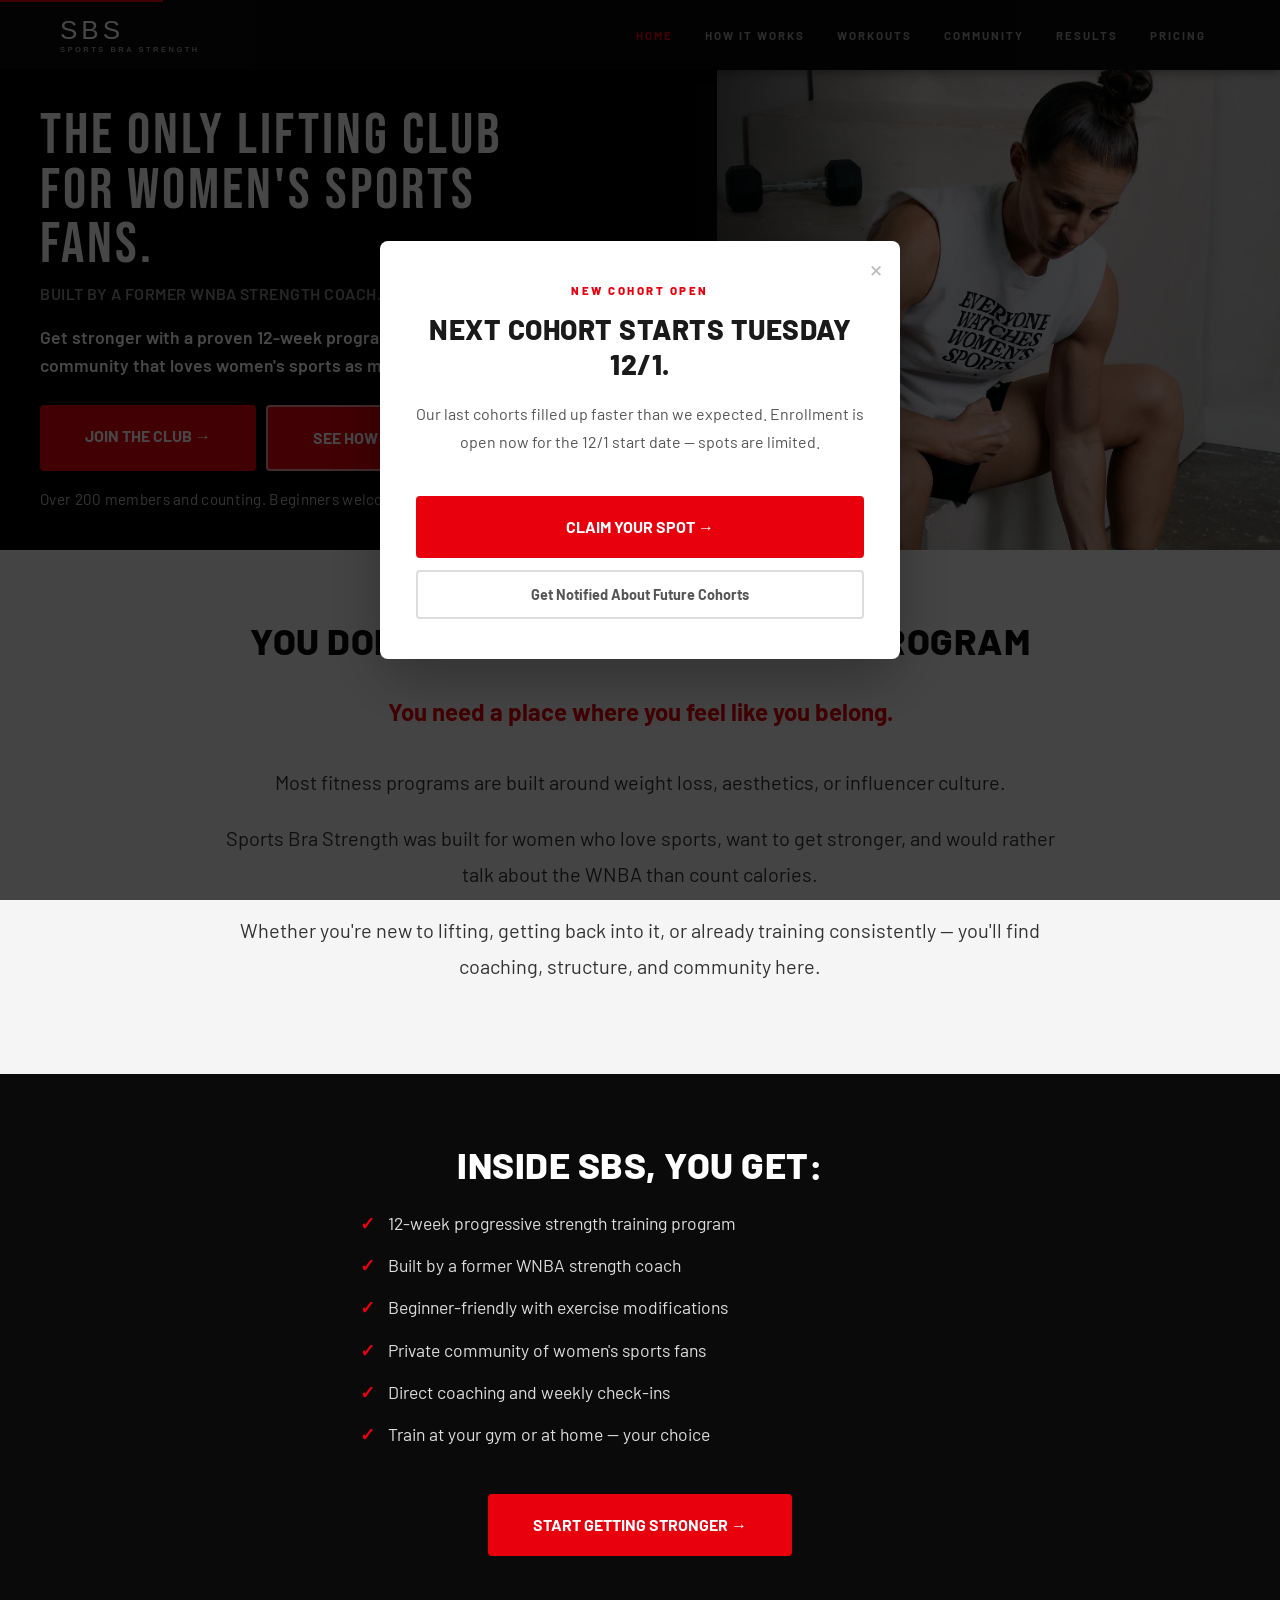
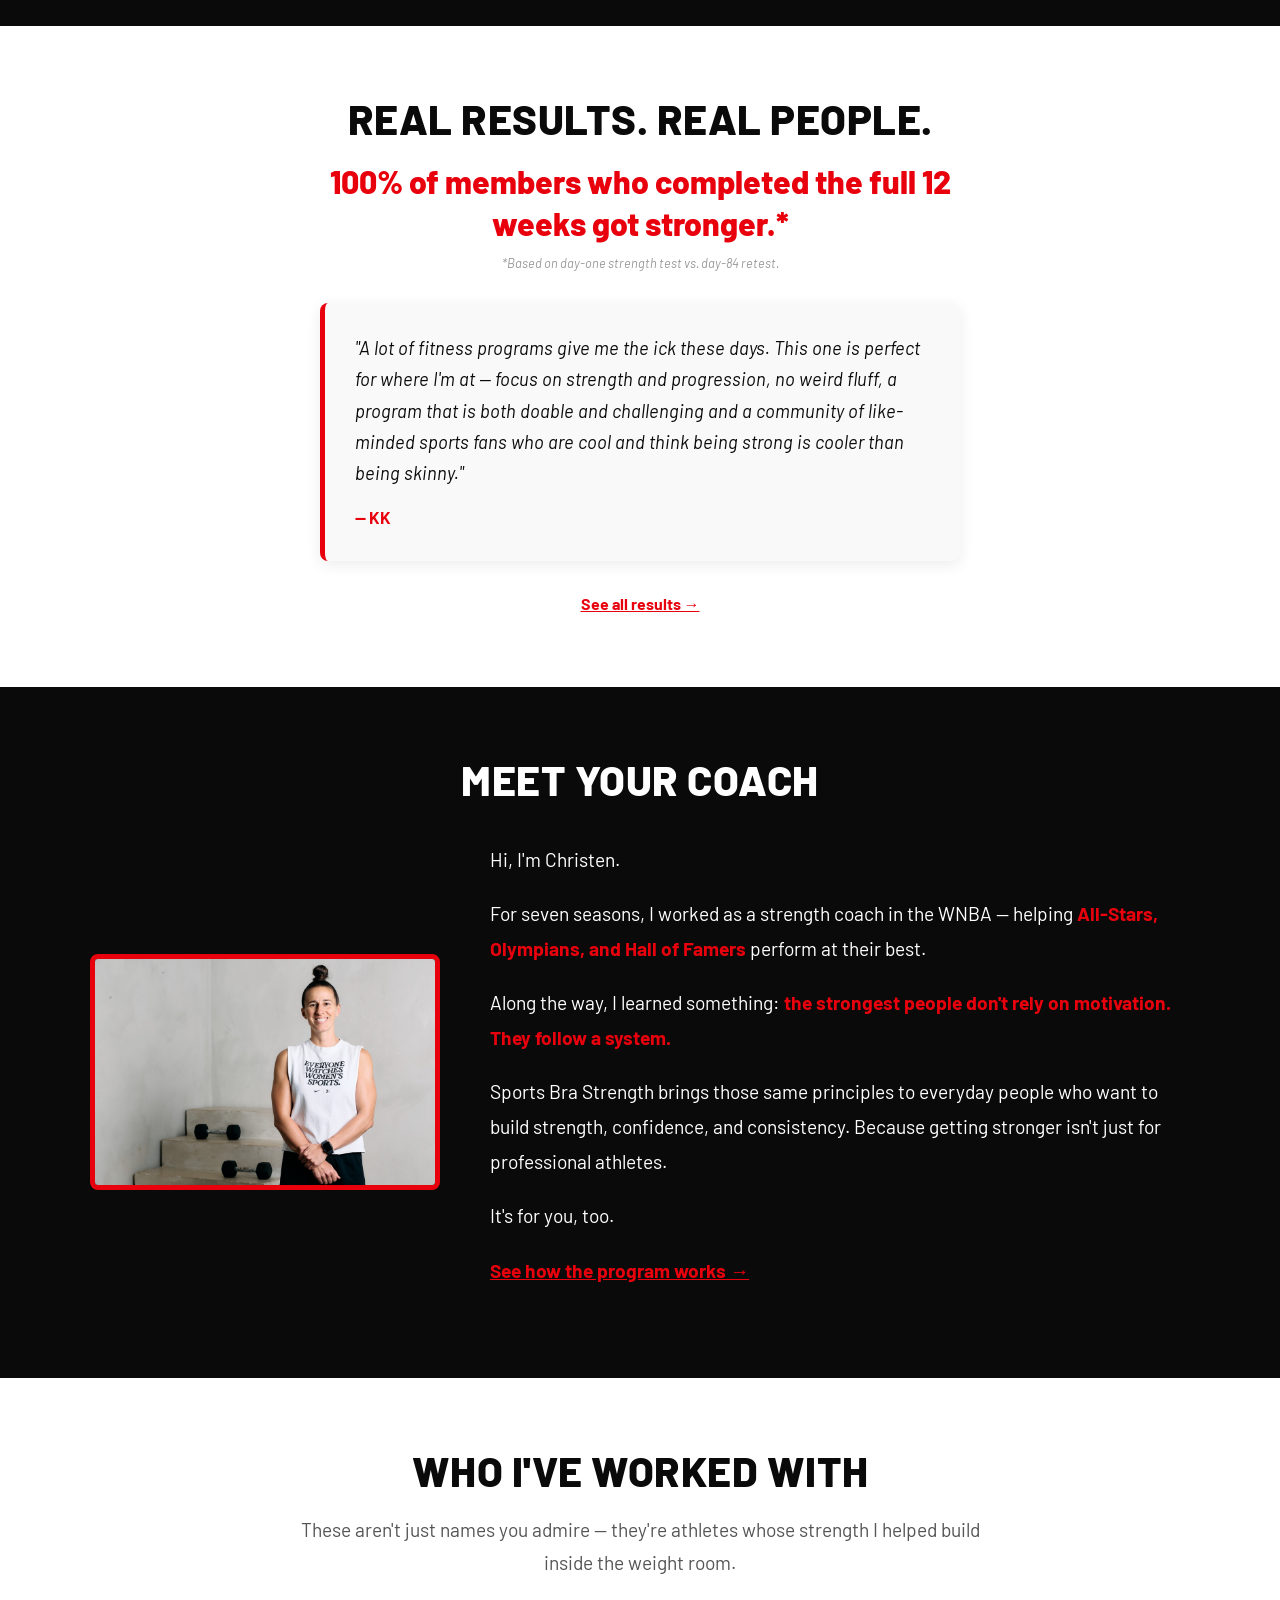
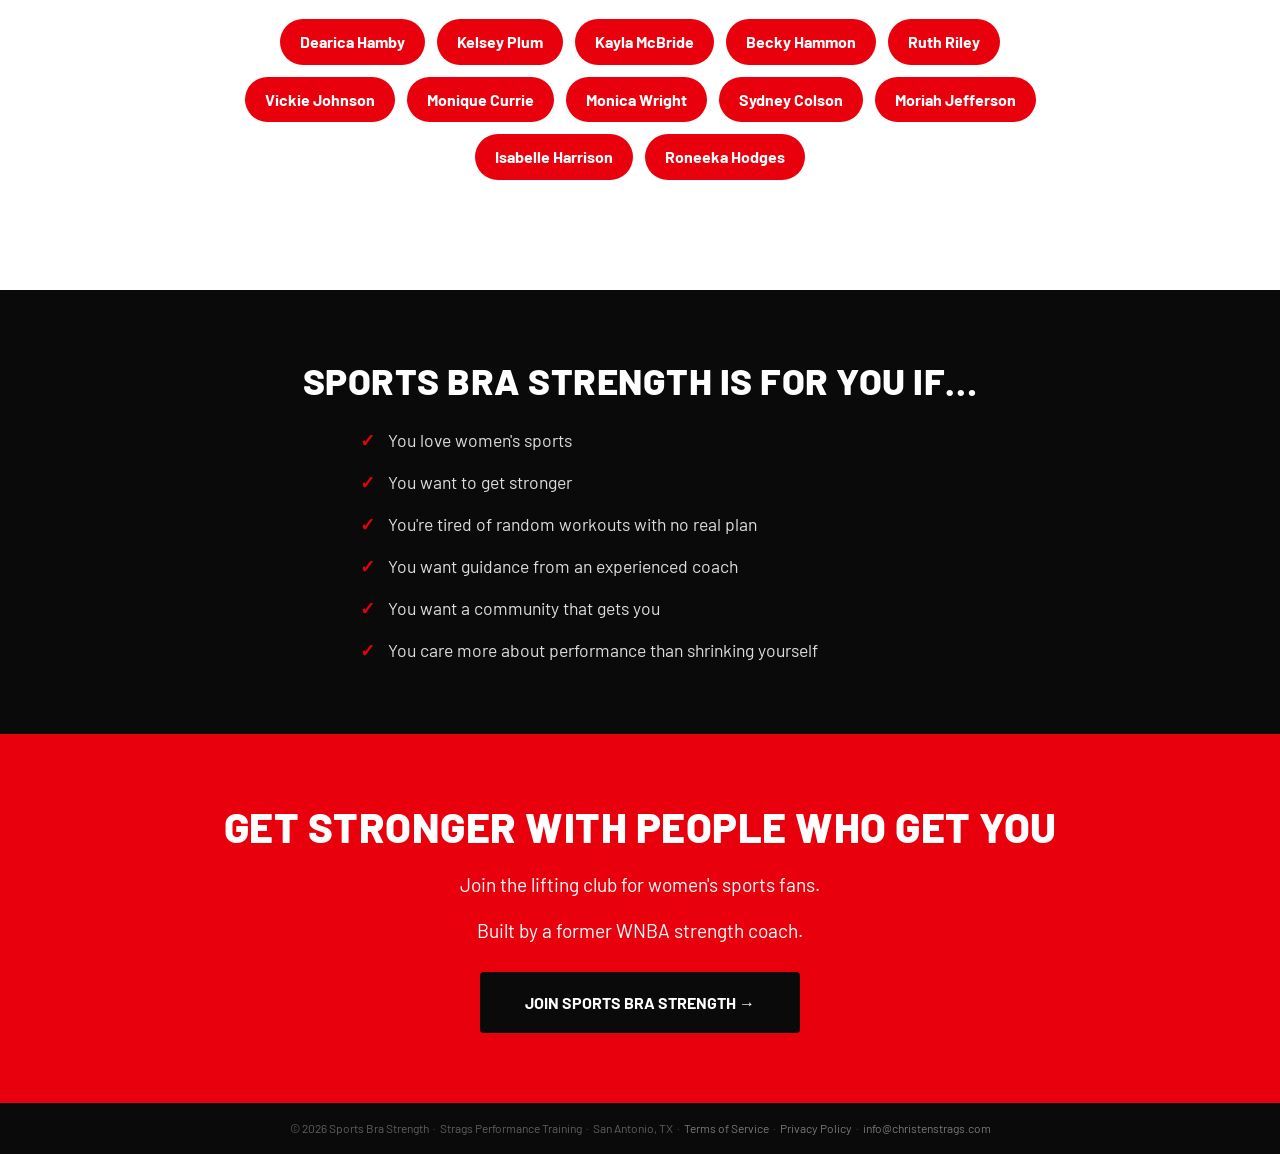
<file: index.html>
<!DOCTYPE html>
<html lang="en">

<head>
<meta charset="UTF-8">
<meta name="viewport" content="width=device-width, initial-scale=1.0">

<!-- Primary Meta Tags -->
<title>Sports Bra Strength | Strength Training for Women's Sports Fans</title>
<meta name="title" content="Sports Bra Strength | Strength Training for Women's Sports Fans">
<meta name="description" content="Get stronger like your favorite female athletes. The only lifting club for women's sports fans, built by a former WNBA strength coach. Feel stronger, more confident, and more athletic in 12 weeks.">
<meta name="keywords" content="WNBA fan lifting group, WNBA weightlifting, WNBA strength training, women's sports fans fitness, strength training for women, female athlete training, lifting club women's sports">
<meta name="author" content="Christen Strags">

<!-- Open Graph / Facebook -->
<meta property="og:type" content="website">
<meta property="og:url" content="https://www.sportsbrastrength.com/">
<meta property="og:title" content="Get Strong Like Your Favorite Female Athletes">
<meta property="og:description" content="The lifting club for WNBA fans, Unrivaled fans, PWHL fans, NWSL fans, and women's sports fans. Built by a former WNBA Strength Coach.">
<meta property="og:image" content="https://www.sportsbrastrength.com/sbs-social-preview.png">
<meta property="og:image:width" content="1200">
<meta property="og:image:height" content="630">

<!-- Twitter -->
<meta name="twitter:card" content="summary_large_image">
<meta name="twitter:url" content="https://www.sportsbrastrength.com/">
<meta name="twitter:title" content="Sports Bra Strength | Strength Training for Women's Sports Fans">
<meta name="twitter:description" content="The lifting club for women's sports fans who want to get strong — not smaller. Built by a former WNBA strength coach.">
<meta name="twitter:image" content="https://www.sportsbrastrength.com/sbs-social-preview.png">

<!-- Canonical URL -->
<link rel="canonical" href="https://www.sportsbrastrength.com/">

<!-- Crawl directive -->
<meta name="robots" content="index, follow">

<!-- Preconnect for performance -->
<link rel="preconnect" href="https://www.googletagmanager.com">
<link rel="preconnect" href="https://www.google-analytics.com">

<!-- Shared stylesheet -->
<link rel="stylesheet" href="style.css">

<!-- Google Analytics -->
<script async src="https://www.googletagmanager.com/gtag/js?id=G-JP5S0KCR9F"></script>
<script>
  window.dataLayer = window.dataLayer || [];
  function gtag(){dataLayer.push(arguments);}
  gtag('js', new Date());
  gtag('config', 'G-JP5S0KCR9F');
</script>

<!-- Structured Data -->
<script type="application/ld+json">
{
  "@context": "https://schema.org",
  "@type": "ProfessionalService",
  "name": "Sports Bra Strength",
  "description": "12-week strength training program for women's sports fans built by former WNBA strength coach Christen Strags.",
  "url": "https://www.sportsbrastrength.com",
  "logo": "https://www.sportsbrastrength.com/sbs-social-preview.png",
  "email": "info@christenstrags.com",
  "founder": {
    "@type": "Person",
    "name": "Christen Strags",
    "jobTitle": "Former WNBA Strength and Conditioning Coach",
    "description": "Christen Strags spent 7 seasons as a WNBA strength coach, training 15+ All-Stars, 7 Olympians, and 2 Hall of Famers."
  }
}
</script>
</head>

<body>

<!-- Skip to main content for keyboard users -->
<a href="#main-content" class="skip-link">Skip to main content</a>

<!-- NAVIGATION -->
<nav class="site-nav" role="navigation" aria-label="Main navigation">
  <div class="nav-container">
    <a href="index.html" class="nav-logo-text"><span class="nav-logo-sbs">SBS</span><span class="nav-logo-full">Sports Bra Strength</span></a>
    <button class="nav-toggle" aria-expanded="false" aria-controls="nav-menu" aria-label="Toggle navigation menu">
      <span></span>
      <span></span>
      <span></span>
    </button>
    <ul class="nav-links" id="nav-menu" role="list">
      <li><a href="index.html" class="active" aria-current="page">Home</a></li>
      <li><a href="about.html">How It Works</a></li>
      <li><a href="workouts.html">Workouts</a></li>
      <li><a href="community.html">Community</a></li>
      <li><a href="results.html">Results</a></li>
      <li><a href="pricing.html">Pricing</a></li>
    </ul>
  </div>
</nav>

<!-- HERO -->
<header class="hero" role="banner">
  <img src="hero-dumbbell-row.jpg" alt="Athlete training with Sports Bra Strength" class="hero-bg-image">
  <div class="hero-scrim"></div>
  <div class="hero-inner">
    <h1 class="hero-title">The only lifting club for women's sports fans.</h1>
    <p class="hero-byline">Built by a former WNBA strength coach.</p>
    <p class="hero-subtitle">Get stronger with a proven 12-week program, direct coaching, and a community that loves women's sports as much as you do.</p>
    <div class="hero-ctas">
      <a href="pricing.html" class="cta-button" aria-label="Join Sports Bra Strength — see membership options">Join the Club →</a>
      <a href="about.html" class="cta-button cta-ghost" aria-label="See how Sports Bra Strength works">See How It Works</a>
    </div>
    <p class="hero-trust">Over 200 members and counting. Beginners welcome.</p>
  </div>
</header>

<!-- Main Content -->
<main id="main-content">

<!-- PROBLEM SECTION -->
<section class="problem-section problem-section--light" aria-labelledby="problem-heading">
  <h2 id="problem-heading">You Don't Need Another Fitness Program</h2>
  <p class="big">You need a place where you feel like you belong.</p>
  <p>Most fitness programs are built around weight loss, aesthetics, or influencer culture.</p>
  <p>Sports Bra Strength was built for women who love sports, want to get stronger, and would rather talk about the WNBA than count calories.</p>
  <p>Whether you're new to lifting, getting back into it, or already training consistently — you'll find coaching, structure, and community here.</p>
</section>

<!-- WHAT MAKES IT DIFFERENT -->
<section class="problem-section" aria-labelledby="different-heading">
  <h2 id="different-heading">Inside SBS, you get:</h2>
  <ul style="list-style:none; padding:0; margin:0 auto 36px; max-width:560px; text-align:left; display:flex; flex-direction:column; gap:14px;">
    <li style="font-size:1.1rem; color:#ddd; padding-left:28px; position:relative;"><span style="position:absolute; left:0; color:#E8000D; font-weight:700;">✓</span> 12-week progressive strength training program</li>
    <li style="font-size:1.1rem; color:#ddd; padding-left:28px; position:relative;"><span style="position:absolute; left:0; color:#E8000D; font-weight:700;">✓</span> Built by a former WNBA strength coach</li>
    <li style="font-size:1.1rem; color:#ddd; padding-left:28px; position:relative;"><span style="position:absolute; left:0; color:#E8000D; font-weight:700;">✓</span> Beginner-friendly with exercise modifications</li>
    <li style="font-size:1.1rem; color:#ddd; padding-left:28px; position:relative;"><span style="position:absolute; left:0; color:#E8000D; font-weight:700;">✓</span> Private community of women's sports fans</li>
    <li style="font-size:1.1rem; color:#ddd; padding-left:28px; position:relative;"><span style="position:absolute; left:0; color:#E8000D; font-weight:700;">✓</span> Direct coaching and weekly check-ins</li>
    <li style="font-size:1.1rem; color:#ddd; padding-left:28px; position:relative;"><span style="position:absolute; left:0; color:#E8000D; font-weight:700;">✓</span> Train at your gym or at home — your choice</li>
  </ul>
  <a href="pricing.html" class="cta-button" aria-label="Start getting stronger with Sports Bra Strength">Start Getting Stronger →</a>
</section>

<!-- PR NUMBERS PROOF -->
<section class="proof-section proof-section--light" aria-labelledby="proof-heading">
  <h2 id="proof-heading">Real Results. Real People.</h2>
  <p style="font-size:clamp(1.35rem,3vw,2rem); font-weight:800; color:#E8000D; line-height:1.3; max-width:680px; margin:0 auto 8px;">100% of members who completed the full 12 weeks got stronger.*</p>
  <p style="font-size:0.8rem; color:#999; font-style:italic; margin-bottom:30px;">*Based on day-one strength test vs. day-84 retest.</p>

  <div class="testimonial-card" style="max-width:640px; margin: 0 auto; text-align:left;">
    <p>"A lot of fitness programs give me the ick these days. This one is perfect for where I'm at — focus on strength and progression, no weird fluff, a program that is both doable and challenging and a community of like-minded sports fans who are cool and think being strong is cooler than being skinny."</p>
    <span class="author">— KK</span>
  </div>

  <p style="margin-top: 30px;"><a href="results.html" class="text-link">See all results →</a></p>
</section>

<!-- CREDIBILITY -->
<section class="credibility" aria-labelledby="credibility-heading">
  <h2 id="credibility-heading">Meet Your Coach</h2>
  <div class="credibility-content">
    <div>
      <img
        src="coach-arms-crossed.jpg"
        alt="Christen Strags, former WNBA Strength Coach"
        class="credibility-image"
        loading="lazy">
    </div>
    <div>
      <p class="credibility-text">Hi, I'm Christen.</p>
      <p class="credibility-text">For seven seasons, I worked as a strength coach in the WNBA — helping <strong>All-Stars, Olympians, and Hall of Famers</strong> perform at their best.</p>
      <p class="credibility-text">Along the way, I learned something: <strong>the strongest people don't rely on motivation. They follow a system.</strong></p>
      <p class="credibility-text">Sports Bra Strength brings those same principles to everyday people who want to build strength, confidence, and consistency. Because getting stronger isn't just for professional athletes.</p>
      <p class="credibility-text">It's for you, too.</p>
      <p class="credibility-text"><a href="about.html" class="text-link">See how the program works →</a></p>
    </div>
  </div>
</section>


<section class="athletes-section" aria-labelledby="athletes-heading">
  <h2 id="athletes-heading">Who I've Worked With</h2>
  <p class="lead">These aren't just names you admire — they're athletes whose strength I helped build inside the weight room.</p>
  <div class="athletes-list" role="list">
    <span class="athlete-tag" role="listitem">Dearica Hamby</span>
    <span class="athlete-tag" role="listitem">Kelsey Plum</span>
    <span class="athlete-tag" role="listitem">Kayla McBride</span>
    <span class="athlete-tag" role="listitem">Becky Hammon</span>
    <span class="athlete-tag" role="listitem">Ruth Riley</span>
    <span class="athlete-tag" role="listitem">Vickie Johnson</span>
    <span class="athlete-tag" role="listitem">Monique Currie</span>
    <span class="athlete-tag" role="listitem">Monica Wright</span>
    <span class="athlete-tag" role="listitem">Sydney Colson</span>
    <span class="athlete-tag" role="listitem">Moriah Jefferson</span>
    <span class="athlete-tag" role="listitem">Isabelle Harrison</span>
    <span class="athlete-tag" role="listitem">Roneeka Hodges</span>
  </div>
</section>


</main>

<!-- IS FOR YOU IF -->
<section class="problem-section" aria-labelledby="foryou-heading">
  <h2 id="foryou-heading">Sports Bra Strength Is For You If…</h2>
  <ul style="list-style:none; padding:0; margin:0 auto; max-width:560px; text-align:left; display:flex; flex-direction:column; gap:14px;">
    <li style="font-size:1.1rem; color:#ddd; padding-left:28px; position:relative;"><span style="position:absolute; left:0; color:#E8000D; font-weight:700;">✓</span> You love women's sports</li>
    <li style="font-size:1.1rem; color:#ddd; padding-left:28px; position:relative;"><span style="position:absolute; left:0; color:#E8000D; font-weight:700;">✓</span> You want to get stronger</li>
    <li style="font-size:1.1rem; color:#ddd; padding-left:28px; position:relative;"><span style="position:absolute; left:0; color:#E8000D; font-weight:700;">✓</span> You're tired of random workouts with no real plan</li>
    <li style="font-size:1.1rem; color:#ddd; padding-left:28px; position:relative;"><span style="position:absolute; left:0; color:#E8000D; font-weight:700;">✓</span> You want guidance from an experienced coach</li>
    <li style="font-size:1.1rem; color:#ddd; padding-left:28px; position:relative;"><span style="position:absolute; left:0; color:#E8000D; font-weight:700;">✓</span> You want a community that gets you</li>
    <li style="font-size:1.1rem; color:#ddd; padding-left:28px; position:relative;"><span style="position:absolute; left:0; color:#E8000D; font-weight:700;">✓</span> You care more about performance than shrinking yourself</li>
  </ul>
</section>

<!-- FOOTER CTA -->
<footer class="footer-cta" role="contentinfo">
  <h2>Get Stronger With People Who Get You</h2>
  <p>Join the lifting club for women's sports fans.</p>
  <p>Built by a former WNBA strength coach.</p>
  <div class="cta-group">
    <a href="pricing.html" class="cta-button" onclick="gtag('event','click',{event_category:'Button', event_label:'Footer CTA - Home'});" aria-label="See pricing and join Sports Bra Strength">Join Sports Bra Strength →</a>
  </div>
</footer>
<div style="background:#0a0a0a;text-align:center;padding:16px 48px;font-size:12px;color:rgba(255,255,255,0.35);">
  <p>© 2026 Sports Bra Strength &nbsp;·&nbsp; Strags Performance Training &nbsp;·&nbsp; San Antonio, TX &nbsp;·&nbsp; <a href="terms.html" style="color:rgba(255,255,255,0.45);text-decoration:none;">Terms of Service</a> &nbsp;·&nbsp; <a href="privacy.html" style="color:rgba(255,255,255,0.45);text-decoration:none;">Privacy Policy</a> &nbsp;·&nbsp; <a href="mailto:info@christenstrags.com" style="color:rgba(255,255,255,0.45);text-decoration:none;">info@christenstrags.com</a></p>
</div>

<!-- ANNOUNCEMENT MODAL -->
<div id="announce-modal" style="display:none; position:fixed; inset:0; background:rgba(0,0,0,0.72); z-index:1000; align-items:center; justify-content:center; padding:20px;" role="dialog" aria-modal="true" aria-labelledby="modal-headline">
  <div style="background:white; border-radius:8px; max-width:520px; width:100%; padding:40px 36px; position:relative; text-align:center; box-shadow:0 20px 60px rgba(0,0,0,0.3);">
    <button id="modal-close" aria-label="Close announcement" style="position:absolute; top:14px; right:18px; background:none; border:none; font-size:1.8rem; cursor:pointer; color:#bbb; line-height:1; font-family:'Barlow',sans-serif;">×</button>

    <p style="font-size:0.72rem; font-weight:800; text-transform:uppercase; letter-spacing:2.5px; color:#E8000D; margin-bottom:12px;">New Cohort Open</p>
    <h2 id="modal-headline" style="font-family:'Barlow',sans-serif; font-size:clamp(1.3rem,4vw,1.75rem); font-weight:800; color:#1a1a1a; line-height:1.25; margin-bottom:18px; text-transform:uppercase; letter-spacing:0.5px;">Next Cohort Starts Tuesday 12/1.</h2>
    <p style="font-size:1rem; color:#555; line-height:1.75; margin-bottom:30px;">Our last cohorts filled up faster than we expected. Enrollment is open now for the 12/1 start date — spots are limited.</p>

    <div style="display:flex; flex-direction:column; gap:12px;">
      <a href="pricing.html" class="cta-button" style="display:block; text-align:center;">Claim Your Spot →</a>
      <button id="modal-email-toggle" style="background:none; border:2px solid #ddd; color:#555; font-weight:700; font-size:0.9rem; padding:14px; border-radius:4px; cursor:pointer; font-family:'Barlow',sans-serif; transition:border-color 0.2s;">Get Notified About Future Cohorts</button>
    </div>

    <div id="modal-email-form" style="display:none; margin-top:16px;">
      <div id="mlb2-41867525">
        <div class="row-form">
          <form id="modal-ml-form" action="https://assets.mailerlite.com/jsonp/1979797/forms/188674885215585415/subscribe" method="post" style="display:flex; flex-direction:column; gap:10px;">
            <input type="email" name="fields[email]" placeholder="your@email.com" required autocomplete="email" style="width:100%; padding:12px 16px; border:2px solid #ddd; border-radius:4px; font-size:1rem; font-family:'Barlow',sans-serif; outline:none; box-sizing:border-box;">
            <label style="display:flex; align-items:flex-start; gap:8px; text-align:left; cursor:pointer;">
              <input type="checkbox" required style="margin-top:3px; flex-shrink:0; accent-color:#E8000D;">
              <span style="font-size:0.75rem; color:#aaa; line-height:1.5;">I agree to receive occasional marketing emails and updates from Christen Strags and Strags Performance Training. I understand I can unsubscribe at any time.</span>
            </label>
            <button type="submit" style="background:#E8000D; color:white; font-weight:700; padding:13px 20px; border:none; border-radius:4px; cursor:pointer; font-family:'Barlow',sans-serif; font-size:0.95rem; width:100%;">Send It</button>
            <input type="hidden" name="ml-submit" value="1">
            <input type="hidden" name="anticsrf" value="true">
          </form>
          <p style="font-size:0.75rem; color:#aaa; margin-top:8px;">No spam. Just a heads-up when the next cohort opens.</p>
        </div>
      </div>
    </div>
  </div>
</div>

<script>
// Mobile nav toggle
document.addEventListener('DOMContentLoaded', function() {
  const toggle = document.querySelector('.nav-toggle');
  const menu = document.getElementById('nav-menu');
  if (toggle && menu) {
    toggle.addEventListener('click', function() {
      const expanded = toggle.getAttribute('aria-expanded') === 'true';
      toggle.setAttribute('aria-expanded', String(!expanded));
      menu.classList.toggle('open');
    });
  }

  // Announcement modal
  var modal = document.getElementById('announce-modal');
  var closeBtn = document.getElementById('modal-close');
  var emailToggle = document.getElementById('modal-email-toggle');
  var emailForm = document.getElementById('modal-email-form');

  if (!localStorage.getItem('dec-cohort-dismissed')) {
    var modalShown = false;
    window.addEventListener('scroll', function() {
      if (modalShown) return;
      var scrolled = window.scrollY / (document.body.scrollHeight - window.innerHeight);
      if (scrolled >= 0.6) {
        modalShown = true;
        modal.style.display = 'flex';
      }
    });
  }

  function dismissModal() {
    modal.style.display = 'none';
    localStorage.setItem('dec-cohort-dismissed', '1');
  }

  closeBtn.addEventListener('click', dismissModal);
  modal.addEventListener('click', function(e) { if (e.target === modal) dismissModal(); });
  document.addEventListener('keydown', function(e) { if (e.key === 'Escape') dismissModal(); });
  emailToggle.addEventListener('click', function() {
    emailForm.style.display = 'block';
    emailToggle.style.display = 'none';
  });
});
</script>

<!-- SUCCESS POPUP -->
<div id="success-modal" style="display:none; position:fixed; inset:0; background:rgba(0,0,0,0.72); z-index:2000; align-items:center; justify-content:center; padding:20px;" role="dialog" aria-modal="true" aria-labelledby="success-headline">
  <div style="background:white; border-radius:8px; max-width:420px; width:100%; padding:48px 36px; position:relative; text-align:center; box-shadow:0 20px 60px rgba(0,0,0,0.3);">
    <p style="font-size:2rem; margin-bottom:12px;">🎉</p>
    <h2 id="success-headline" style="font-family:'Barlow',sans-serif; font-size:1.6rem; font-weight:800; color:#1a1a1a; margin-bottom:12px; text-transform:uppercase;">You're on the list!</h2>
    <p style="font-size:1rem; color:#555; line-height:1.75; margin-bottom:28px;">Stay tuned. You'll hear from us when the next cohort opens. We're glad you're here.</p>
    <button onclick="document.getElementById('success-modal').style.display='none';" style="background:#E8000D; color:white; font-weight:700; padding:13px 28px; border:none; border-radius:4px; cursor:pointer; font-family:'Barlow',sans-serif; font-size:0.95rem;">Got it!</button>
  </div>
</div>

<script>
document.addEventListener('DOMContentLoaded', function() {
  var form = document.getElementById('modal-ml-form');
  if (form) {
    form.addEventListener('submit', function(e) {
      e.preventDefault();
      var data = new FormData(form);
      fetch(form.action, { method: 'POST', body: data, mode: 'no-cors' })
        .catch(function() {})
        .finally(function() {
          document.getElementById('announce-modal').style.display = 'none';
          document.getElementById('success-modal').style.display = 'flex';
        });
    });
  }
});
</script>
</body>
</html>
</file>
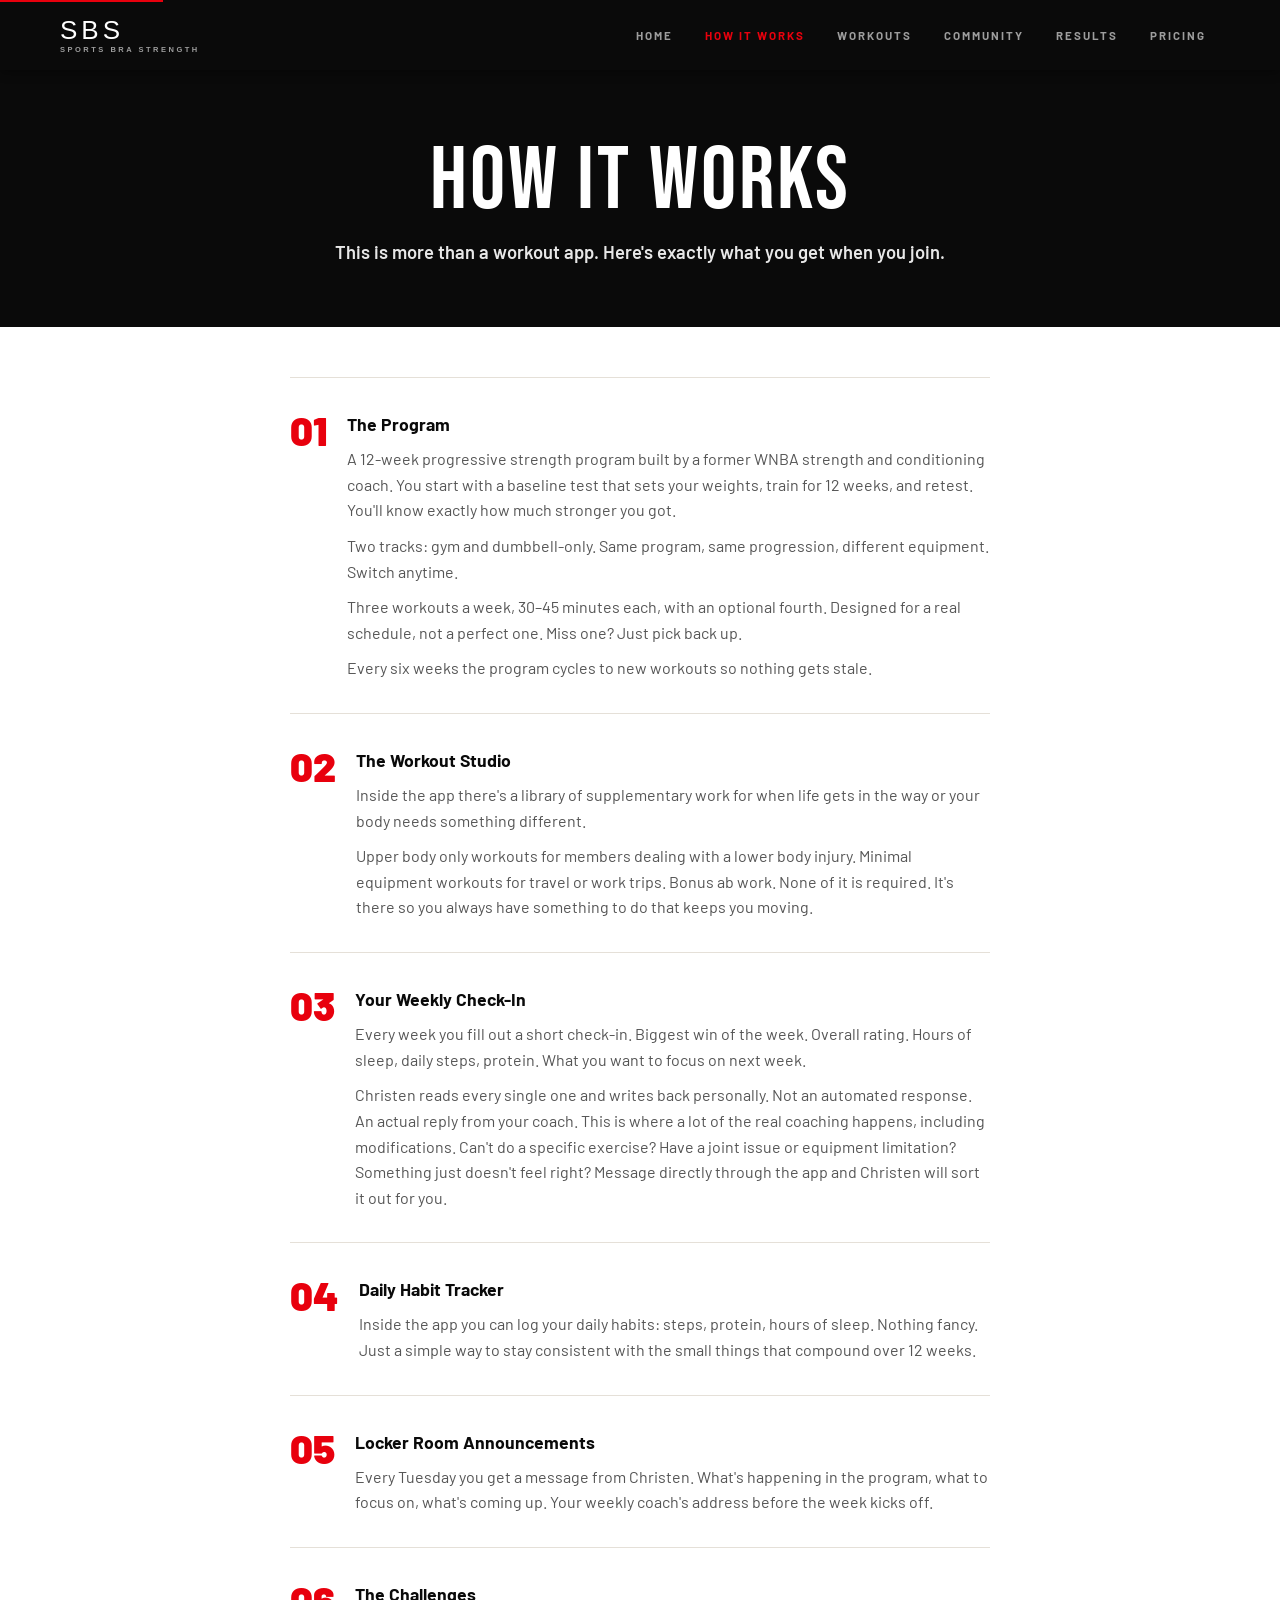
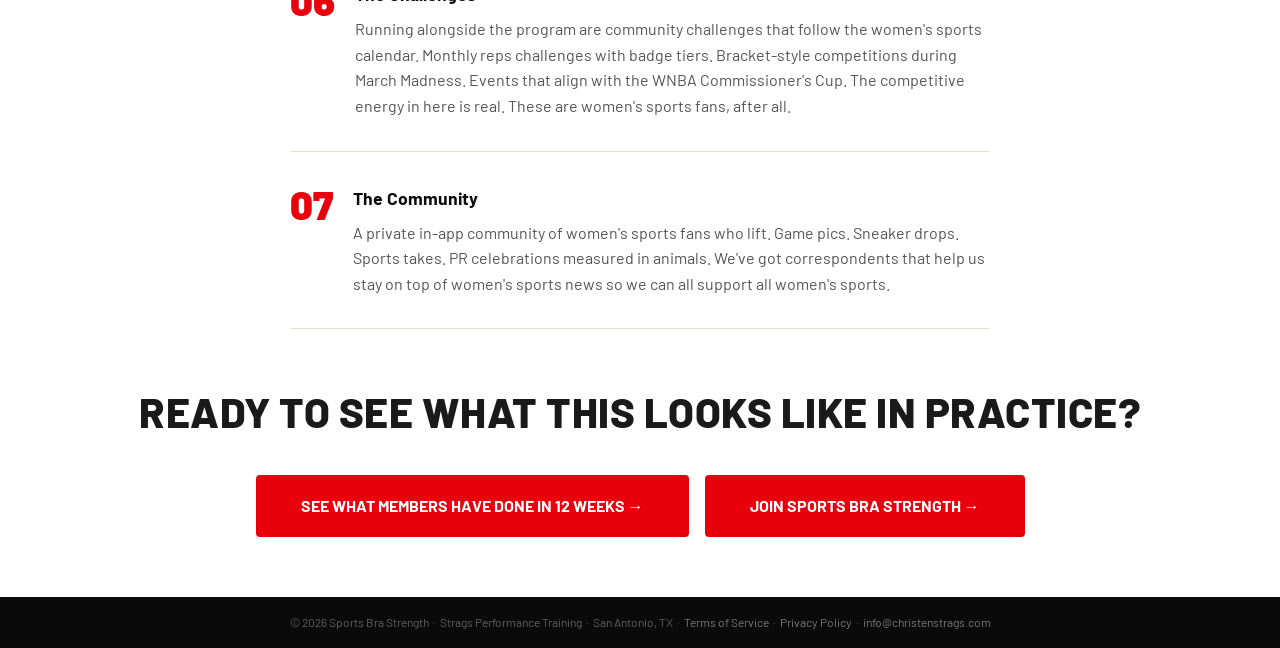
<file: about.html>
<!DOCTYPE html>
<html lang="en">

<head>
<meta charset="UTF-8">
<meta name="viewport" content="width=device-width, initial-scale=1.0">

<!-- Primary Meta Tags -->
<title>How It Works | Sports Bra Strength</title>
<meta name="title" content="How It Works | Sports Bra Strength">
<meta name="description" content="A 12-week progressive strength program built by a former WNBA strength coach. Two tracks, weekly coaching, daily habit tracking, community challenges, and a locker room that actually feels like one.">
<meta name="keywords" content="Sports Bra Strength program, how it works, 12-week strength program, WNBA fan workout, women's sports fitness program, dumbbell strength training">
<meta name="author" content="Christen Strags">

<!-- Open Graph -->
<meta property="og:type" content="website">
<meta property="og:url" content="https://www.sportsbrastrength.com/about.html">
<meta property="og:title" content="How It Works | Sports Bra Strength">
<meta property="og:description" content="A 12-week progressive strength program built by a former WNBA strength coach. Here's exactly what you get when you join.">
<meta property="og:image" content="https://www.sportsbrastrength.com/sbs-social-preview.png">
<meta property="og:image:width" content="1200">
<meta property="og:image:height" content="630">

<!-- Twitter -->
<meta name="twitter:card" content="summary_large_image">
<meta name="twitter:title" content="How It Works | Sports Bra Strength">
<meta name="twitter:description" content="A 12-week progressive strength program built by a former WNBA strength coach. Here's exactly what you get when you join.">
<meta name="twitter:image" content="https://www.sportsbrastrength.com/sbs-social-preview.png">

<!-- Canonical -->
<link rel="canonical" href="https://www.sportsbrastrength.com/about.html">
<meta name="robots" content="index, follow">

<!-- Preconnect for performance -->
<link rel="preconnect" href="https://www.googletagmanager.com">
<link rel="preconnect" href="https://www.google-analytics.com">

<!-- Shared stylesheet -->
<link rel="stylesheet" href="style.css">

<!-- Google Analytics -->
<script async src="https://www.googletagmanager.com/gtag/js?id=G-JP5S0KCR9F"></script>
<script>
  window.dataLayer = window.dataLayer || [];
  function gtag(){dataLayer.push(arguments);}
  gtag('js', new Date());
  gtag('config', 'G-JP5S0KCR9F');
</script>

<!-- Structured Data -->
<script type="application/ld+json">
{
  "@context": "https://schema.org",
  "@type": "WebPage",
  "name": "How It Works",
  "description": "A 12-week progressive strength program built by a former WNBA strength coach. Two tracks, weekly coaching, daily habit tracking, community challenges, and more.",
  "url": "https://www.sportsbrastrength.com/about.html",
  "isPartOf": {
    "@type": "WebSite",
    "name": "Sports Bra Strength",
    "url": "https://www.sportsbrastrength.com"
  }
}
</script>
</head>

<body>

<a href="#main-content" class="skip-link">Skip to main content</a>

<!-- NAVIGATION -->
<nav class="site-nav" role="navigation" aria-label="Main navigation">
  <div class="nav-container">
    <a href="index.html" class="nav-logo-text"><span class="nav-logo-sbs">SBS</span><span class="nav-logo-full">Sports Bra Strength</span></a>
    <button class="nav-toggle" aria-expanded="false" aria-controls="nav-menu" aria-label="Toggle navigation menu">
      <span></span>
      <span></span>
      <span></span>
    </button>
    <ul class="nav-links" id="nav-menu" role="list">
      <li><a href="index.html">Home</a></li>
      <li><a href="about.html" class="active" aria-current="page">How It Works</a></li>
      <li><a href="workouts.html">Workouts</a></li>
      <li><a href="community.html">Community</a></li>
      <li><a href="results.html">Results</a></li>
      <li><a href="pricing.html">Pricing</a></li>
    </ul>
  </div>
</nav>

<!-- PAGE HEADER -->
<header class="page-header" role="banner">
  <h1>How It Works</h1>
  <p>This is more than a workout app. Here's exactly what you get when you join.</p>
</header>

<!-- MAIN CONTENT -->
<main id="main-content">

<section class="methodology" aria-labelledby="hiw-heading">
  <h2 id="hiw-heading" class="sr-only">Program Features</h2>
  <div class="methodology-steps hiw-steps">

    <div class="methodology-step">
      <span class="step-number">01</span>
      <div>
        <strong>The Program</strong>
        <p>A 12-week progressive strength program built by a former WNBA strength and conditioning coach. You start with a baseline test that sets your weights, train for 12 weeks, and retest. You'll know exactly how much stronger you got.</p>
        <p>Two tracks: gym and dumbbell-only. Same program, same progression, different equipment. Switch anytime.</p>
        <p>Three workouts a week, 30–45 minutes each, with an optional fourth. Designed for a real schedule, not a perfect one. Miss one? Just pick back up.</p>
        <p>Every six weeks the program cycles to new workouts so nothing gets stale.</p>
      </div>
    </div>

    <div class="methodology-step">
      <span class="step-number">02</span>
      <div>
        <strong>The Workout Studio</strong>
        <p>Inside the app there's a library of supplementary work for when life gets in the way or your body needs something different.</p>
        <p>Upper body only workouts for members dealing with a lower body injury. Minimal equipment workouts for travel or work trips. Bonus ab work. None of it is required. It's there so you always have something to do that keeps you moving.</p>
      </div>
    </div>

    <div class="methodology-step">
      <span class="step-number">03</span>
      <div>
        <strong>Your Weekly Check-In</strong>
        <p>Every week you fill out a short check-in. Biggest win of the week. Overall rating. Hours of sleep, daily steps, protein. What you want to focus on next week.</p>
        <p>Christen reads every single one and writes back personally. Not an automated response. An actual reply from your coach. This is where a lot of the real coaching happens, including modifications. Can't do a specific exercise? Have a joint issue or equipment limitation? Something just doesn't feel right? Message directly through the app and Christen will sort it out for you.</p>
      </div>
    </div>

    <div class="methodology-step">
      <span class="step-number">04</span>
      <div>
        <strong>Daily Habit Tracker</strong>
        <p>Inside the app you can log your daily habits: steps, protein, hours of sleep. Nothing fancy. Just a simple way to stay consistent with the small things that compound over 12 weeks.</p>
      </div>
    </div>

    <div class="methodology-step">
      <span class="step-number">05</span>
      <div>
        <strong>Locker Room Announcements</strong>
        <p>Every Tuesday you get a message from Christen. What's happening in the program, what to focus on, what's coming up. Your weekly coach's address before the week kicks off.</p>
      </div>
    </div>

    <div class="methodology-step">
      <span class="step-number">06</span>
      <div>
        <strong>The Challenges</strong>
        <p>Running alongside the program are community challenges that follow the women's sports calendar. Monthly reps challenges with badge tiers. Bracket-style competitions during March Madness. Events that align with the WNBA Commissioner's Cup. The competitive energy in here is real. These are women's sports fans, after all.</p>
      </div>
    </div>

    <div class="methodology-step">
      <span class="step-number">07</span>
      <div>
        <strong>The Community</strong>
        <p>A private in-app community of women's sports fans who lift. Game pics. Sneaker drops. Sports takes. PR celebrations measured in animals. We've got correspondents that help us stay on top of women's sports news so we can all support all women's sports.</p>
      </div>
    </div>

  </div>
</section>

<!-- CTA -->
<section style="background:#fff; padding:60px 20px; text-align:center;" aria-label="Join Sports Bra Strength">
  <h2 style="color:#1a1a1a;">Ready to see what this looks like in practice?</h2>
  <div style="margin-top: 30px; display:flex; gap:16px; justify-content:center; flex-wrap:wrap;">
    <a href="results.html" class="cta-button" aria-label="See what members have done in 12 weeks">See What Members Have Done in 12 Weeks →</a>
    <a href="pricing.html" class="cta-button" aria-label="Join Sports Bra Strength">Join Sports Bra Strength →</a>
  </div>
</section>

</main>

<script>
document.addEventListener('DOMContentLoaded', function() {
  const toggle = document.querySelector('.nav-toggle');
  const menu = document.getElementById('nav-menu');
  if (toggle && menu) {
    toggle.addEventListener('click', function() {
      const expanded = toggle.getAttribute('aria-expanded') === 'true';
      toggle.setAttribute('aria-expanded', String(!expanded));
      menu.classList.toggle('open');
    });
  }
});
</script>

<div style="background:#0a0a0a;text-align:center;padding:16px 48px;font-size:12px;color:rgba(255,255,255,0.35);">
  <p>© 2026 Sports Bra Strength &nbsp;·&nbsp; Strags Performance Training &nbsp;·&nbsp; San Antonio, TX &nbsp;·&nbsp; <a href="terms.html" style="color:rgba(255,255,255,0.45);text-decoration:none;">Terms of Service</a> &nbsp;·&nbsp; <a href="privacy.html" style="color:rgba(255,255,255,0.45);text-decoration:none;">Privacy Policy</a> &nbsp;·&nbsp; <a href="mailto:info@christenstrags.com" style="color:rgba(255,255,255,0.45);text-decoration:none;">info@christenstrags.com</a></p>
</div>

</body>
</html>
</file>
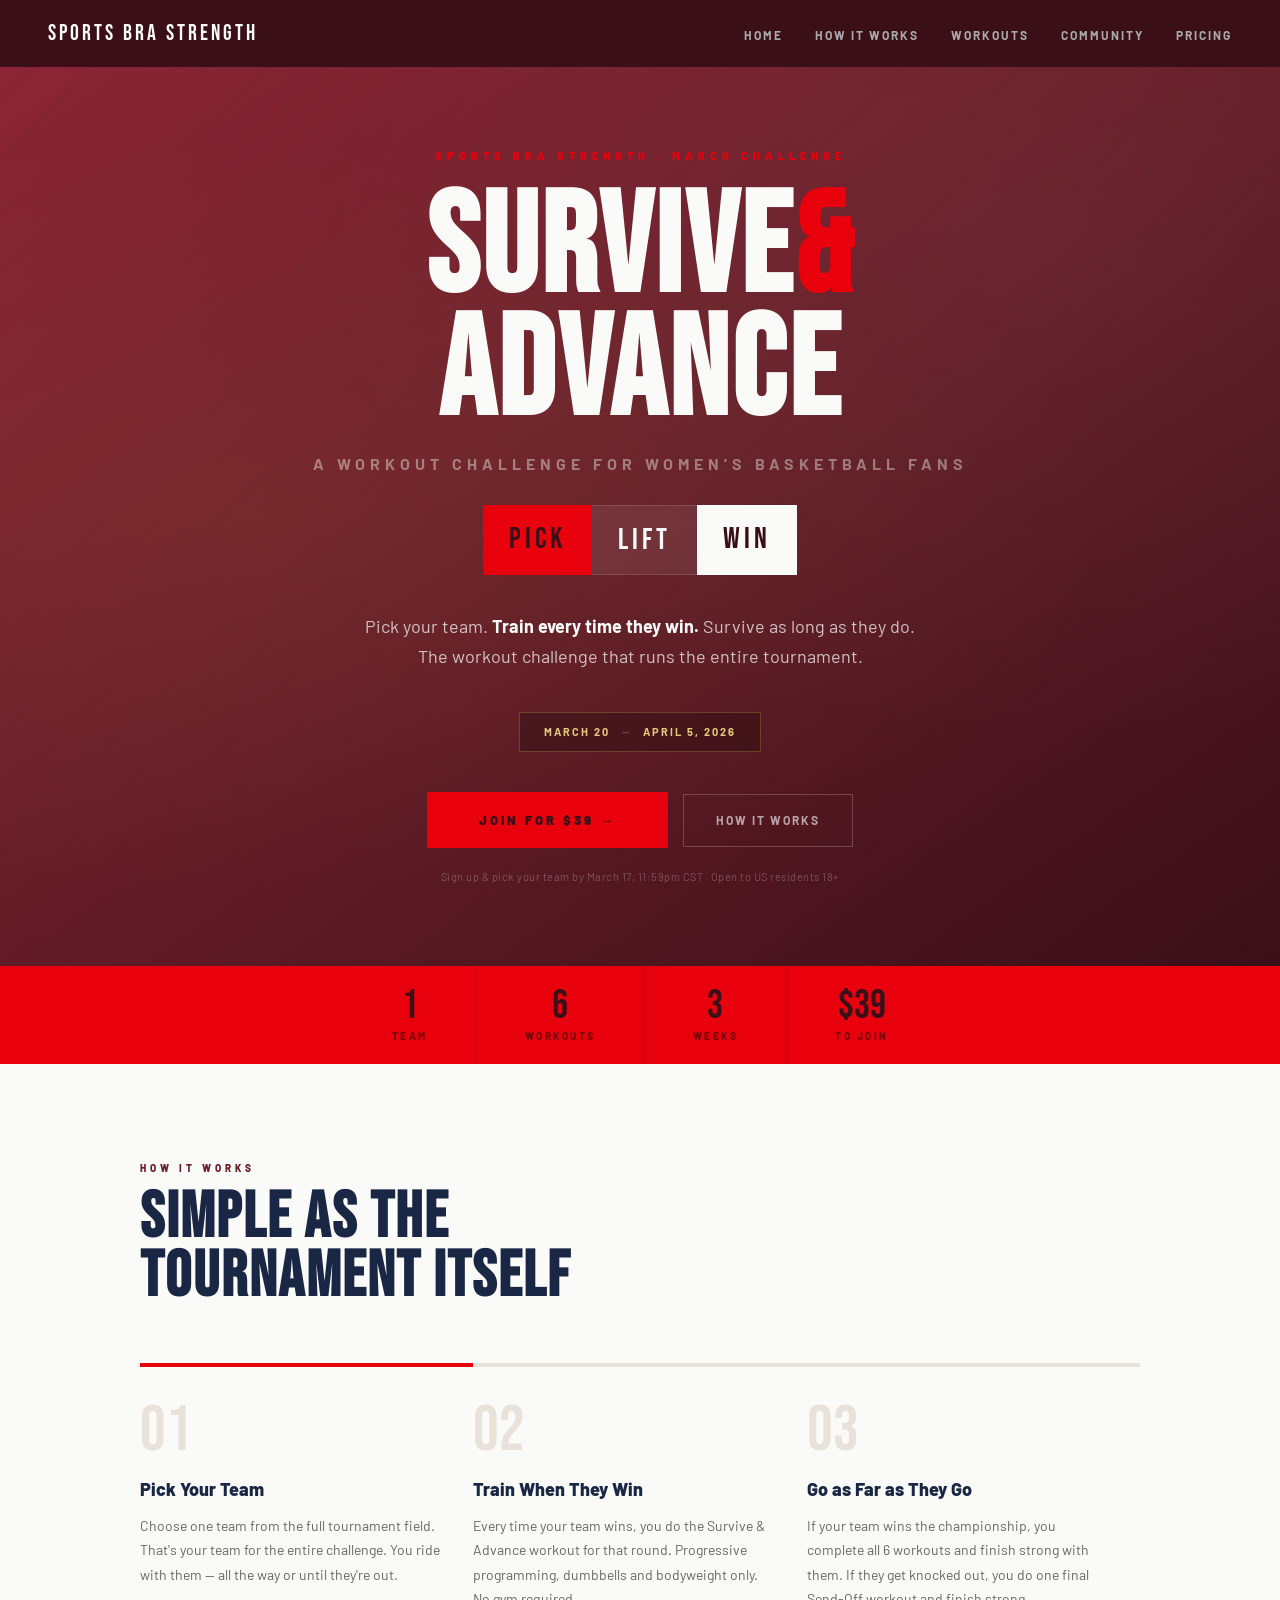
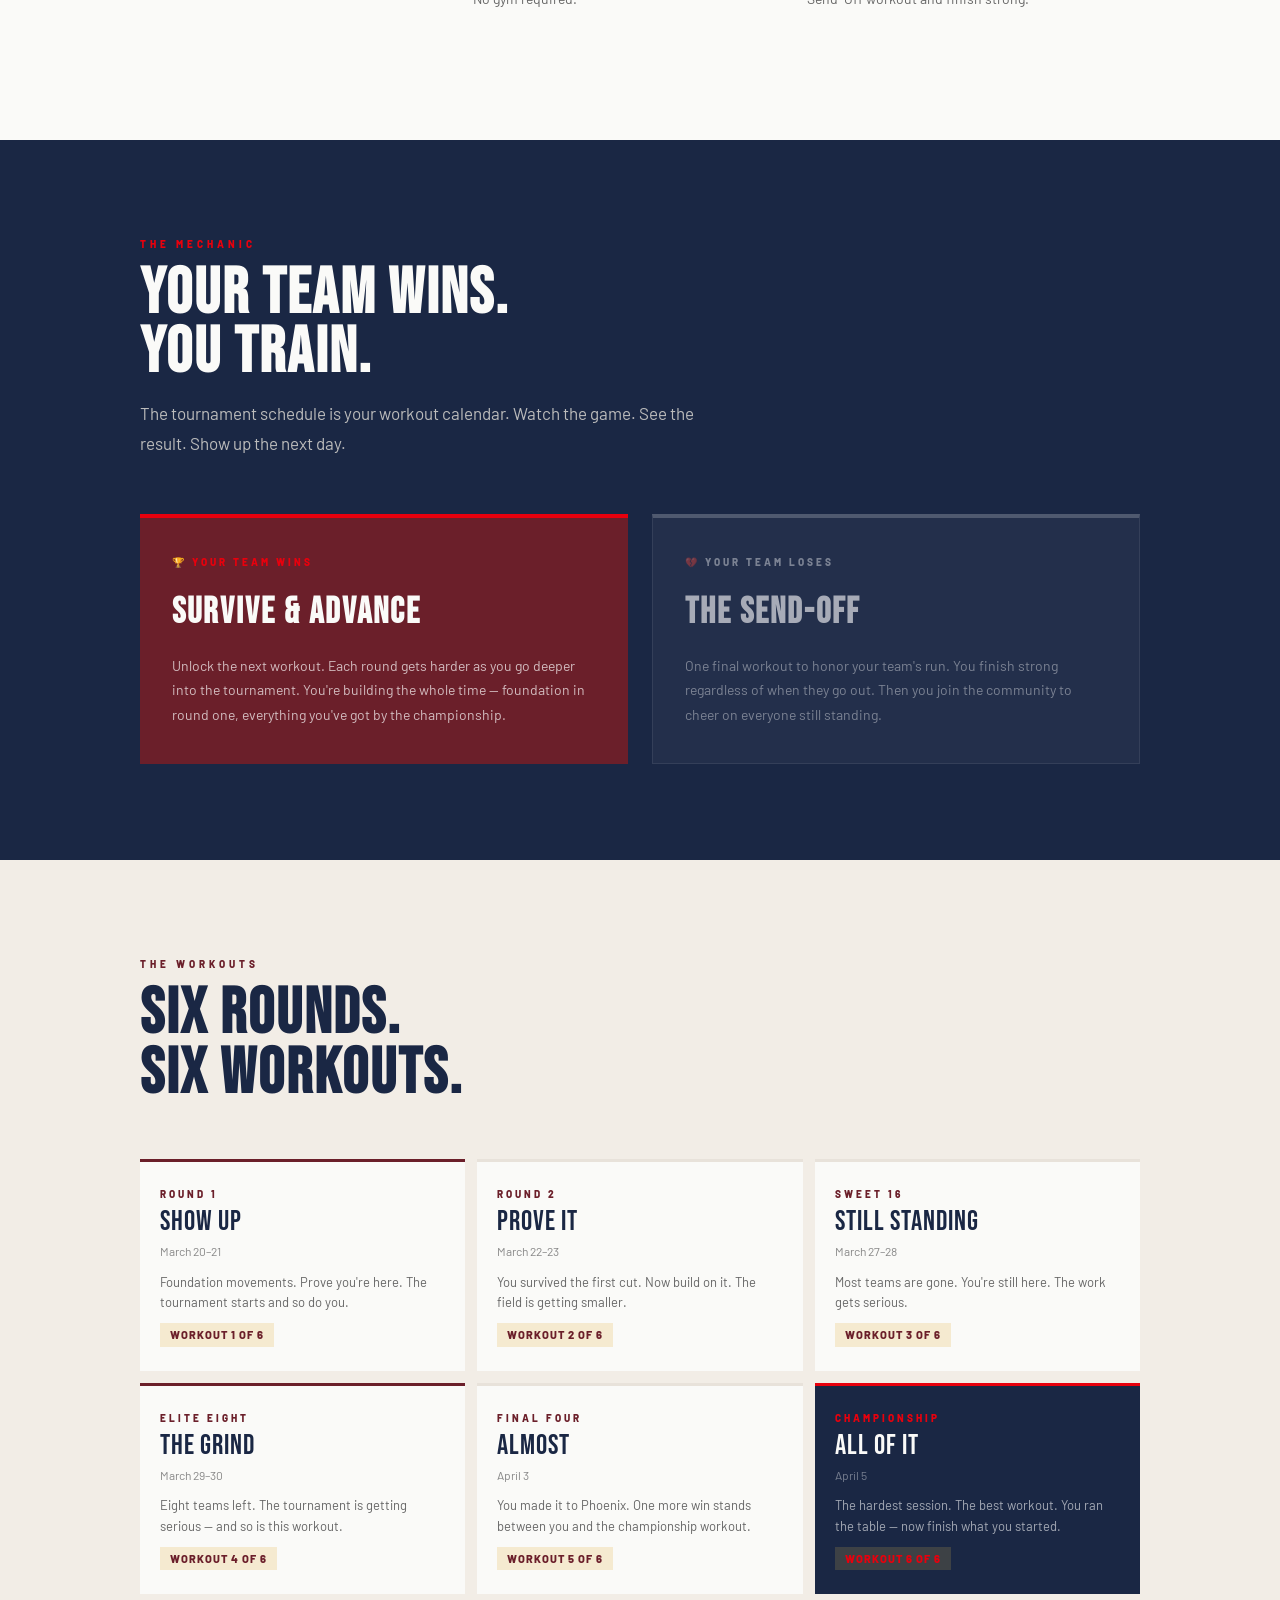
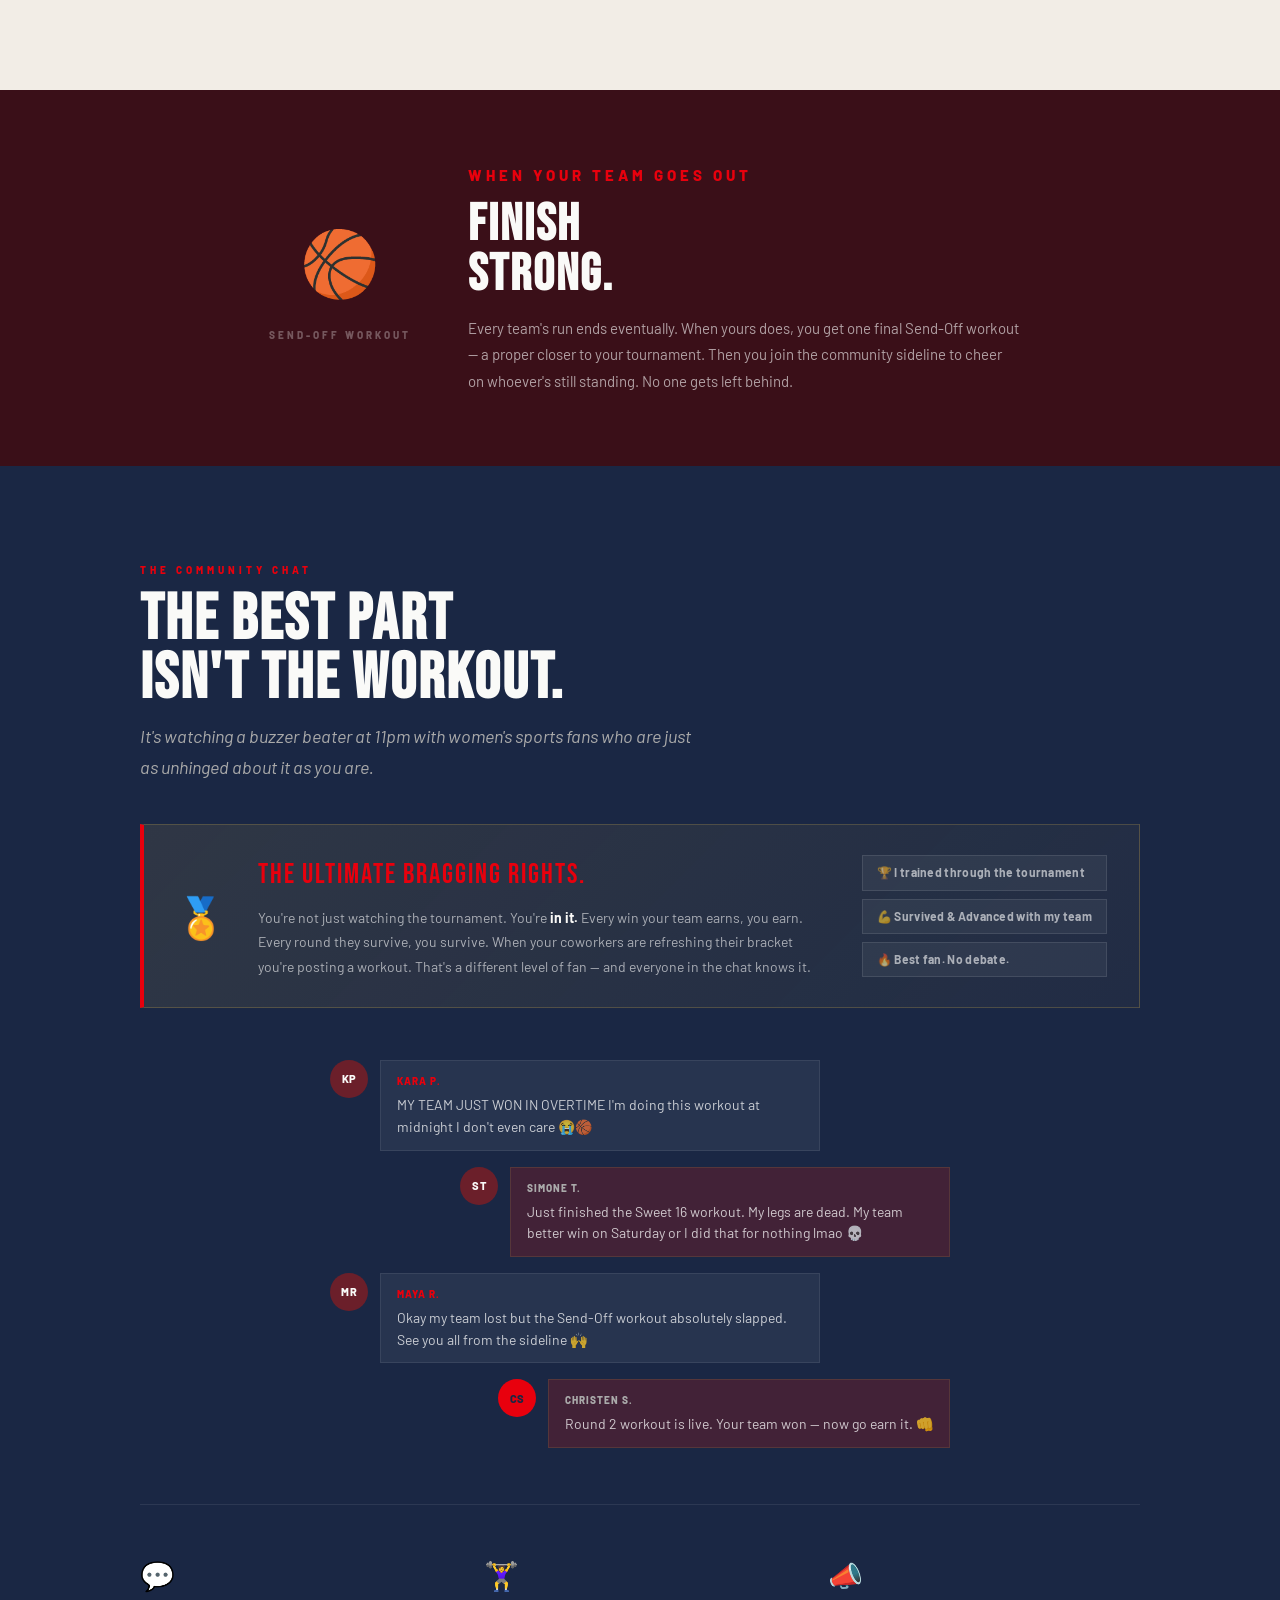
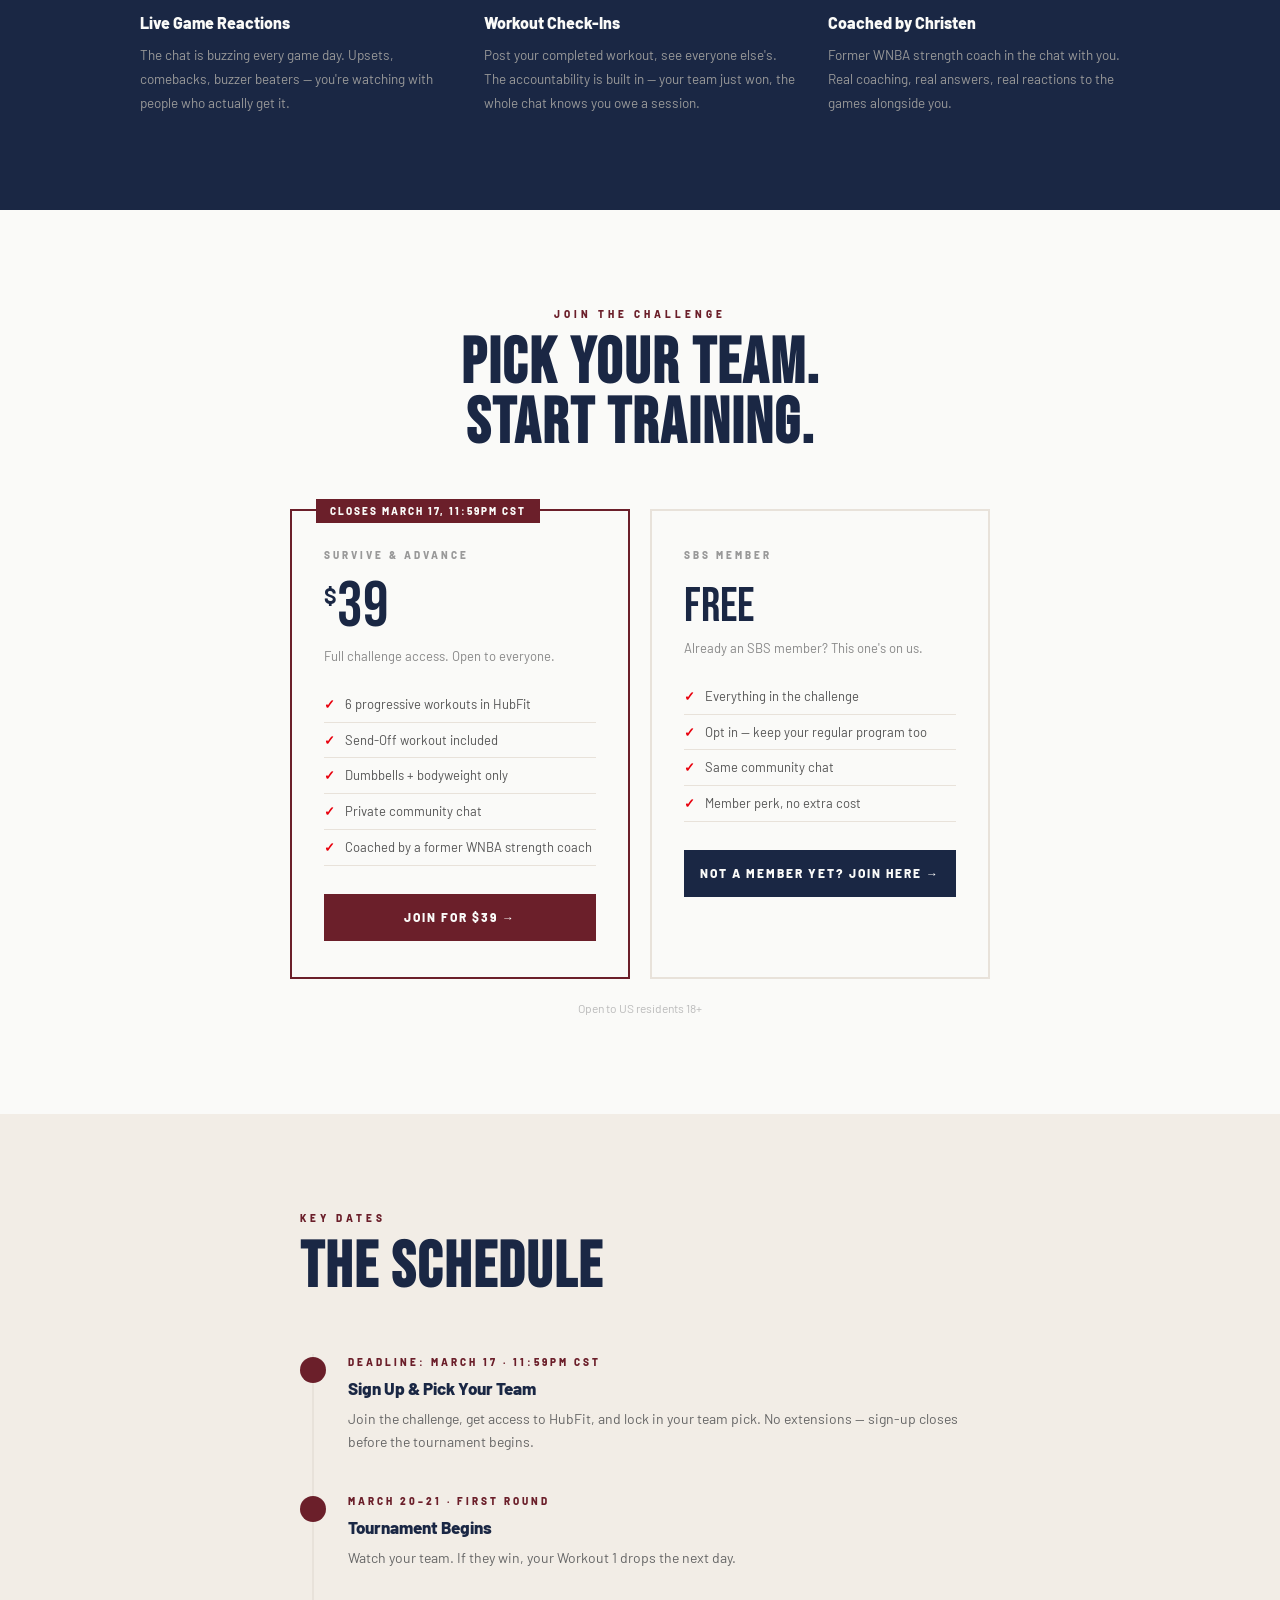
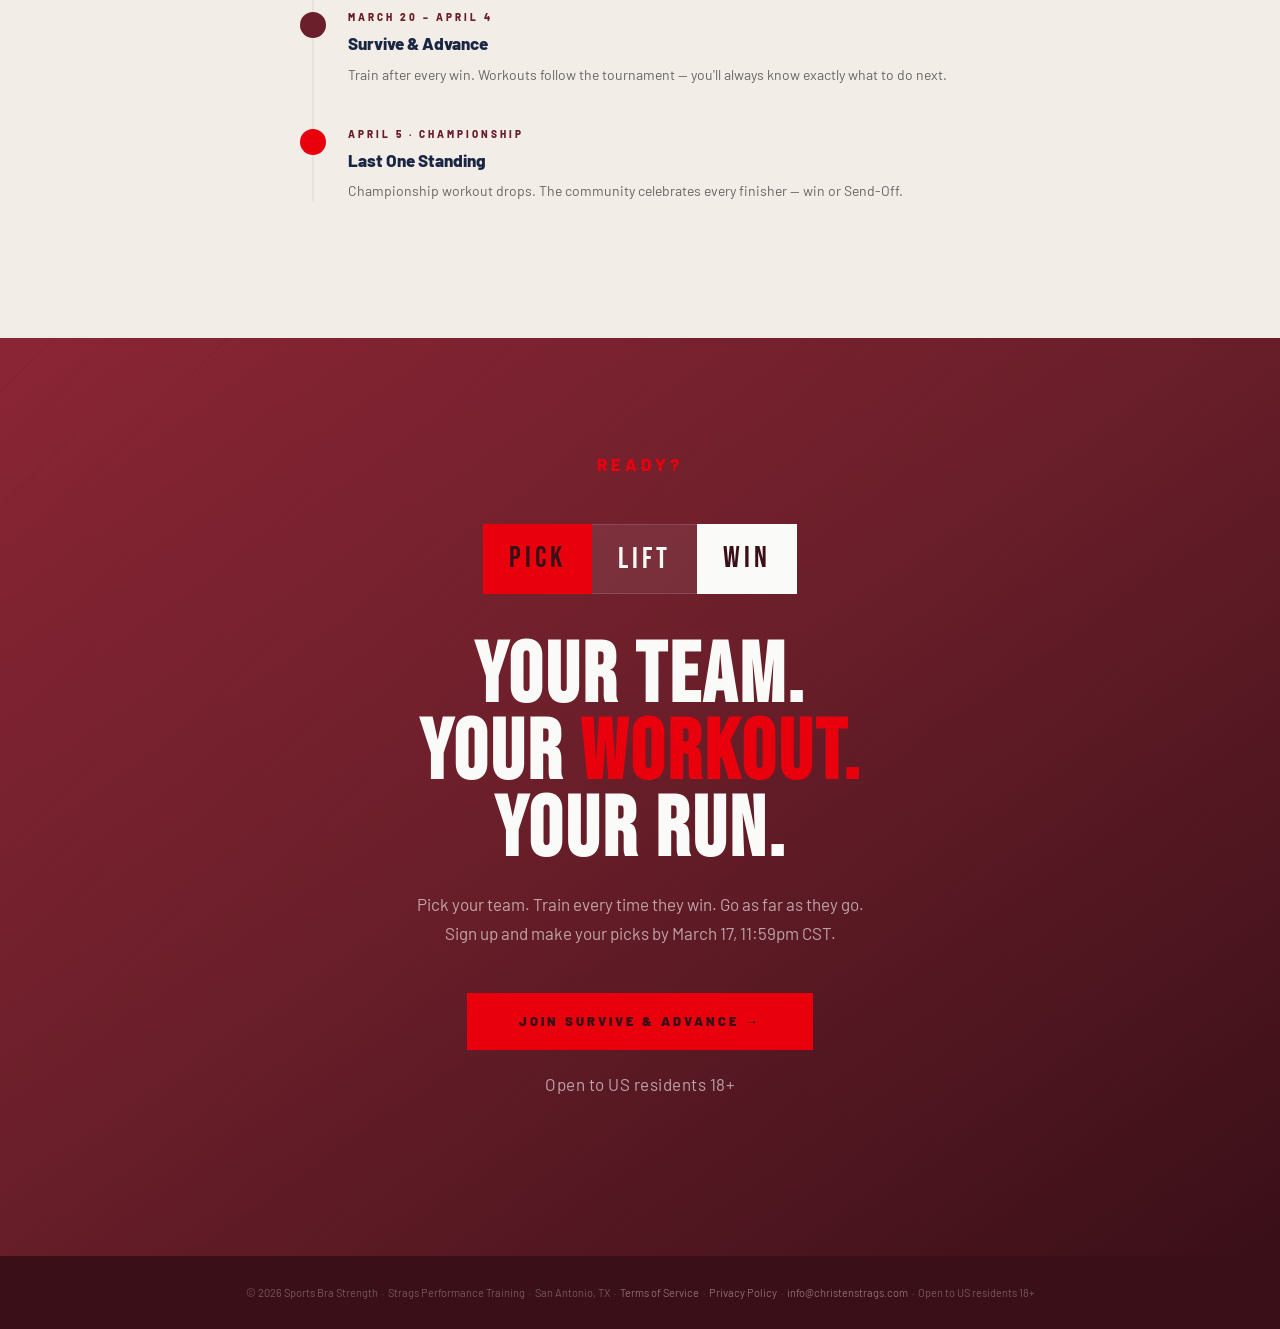
<file: challenge.html>
<!DOCTYPE html>
<html lang="en">
<head>
  <meta charset="UTF-8"/>
  <meta name="viewport" content="width=device-width, initial-scale=1.0"/>
  <title>Survive & Advance | Sports Bra Strength</title>
  <link href="https://fonts.googleapis.com/css2?family=Bebas+Neue&family=Barlow:ital,wght@0,400;0,600;0,700;0,800;0,900;1,400;1,700&display=swap" rel="stylesheet"/>
  <link rel="preconnect" href="https://www.googletagmanager.com">
  <link rel="preconnect" href="https://www.google-analytics.com">
  <!-- Google Analytics -->
  <script async src="https://www.googletagmanager.com/gtag/js?id=G-JP5S0KCR9F"></script>
  <script>
    window.dataLayer = window.dataLayer || [];
    function gtag(){dataLayer.push(arguments);}
    gtag('js', new Date());
    gtag('config', 'G-JP5S0KCR9F');
  </script>
  <style>
    *, *::before, *::after { box-sizing: border-box; margin: 0; padding: 0; }
    :root {
      --maroon: #6b1f2a;
      --maroon-dark: #3a0f18;
      --maroon-mid: #4a1520;
      --maroon-light: #8b2535;
      --navy: #1a2744;
      --gold: #E8000D;
      --gold-light: #e8c97a;
      --gold-pale: #f5ead0;
      --white: #fafaf8;
      --off-white: #f2ede6;
      --gray: #e8e2da;
      --text: #1a1a1a;
    }
    body { font-family: 'Barlow', sans-serif; background: var(--white); color: var(--text); line-height: 1.6; overflow-x: hidden; }
    /* NAV */
    nav { background: var(--maroon-dark); padding: 16px 48px; display: flex; align-items: center; justify-content: space-between; flex-wrap: wrap; }
    nav .logo { font-family: 'Bebas Neue', sans-serif; font-size: 22px; color: var(--white); letter-spacing: 3px; text-decoration: none; }
    nav ul { list-style: none; display: flex; gap: 32px; }
    nav ul a { color: #aaa; text-decoration: none; font-size: 12px; font-weight: 700; letter-spacing: 2px; text-transform: uppercase; transition: color 0.2s; }
    nav ul a:hover, nav ul a.active { color: var(--gold); }
    .nav-toggle-ch { display: none; flex-direction: column; gap: 5px; background: none; border: none; cursor: pointer; padding: 4px; }
    .nav-toggle-ch span { display: block; width: 24px; height: 2px; background: var(--white); border-radius: 2px; }
    /* HERO */
    .hero {
      background: linear-gradient(145deg, var(--maroon-light) 0%, var(--maroon) 40%, var(--maroon-dark) 100%);
      min-height: 92vh;
      display: flex;
      align-items: center;
      justify-content: center;
      text-align: center;
      padding: 80px 48px;
      position: relative;
      overflow: hidden;
    }
    .hero::before {
      content: '';
      position: absolute;
      inset: 0;
      background:
        radial-gradient(ellipse at 20% 50%, rgba(201,168,76,0.08) 0%, transparent 60%),
        radial-gradient(ellipse at 80% 20%, rgba(255,255,255,0.04) 0%, transparent 50%);
      pointer-events: none;
    }
    /* diagonal stripe texture */
    .hero::after {
      content: '';
      position: absolute;
      inset: 0;
      background-image: repeating-linear-gradient(
        -45deg,
        transparent,
        transparent 40px,
        rgba(0,0,0,0.04) 40px,
        rgba(0,0,0,0.04) 41px
      );
      pointer-events: none;
    }
    .hero-inner { position: relative; z-index: 1; max-width: 860px; }
    .hero-eyebrow { font-size: 11px; font-weight: 800; letter-spacing: 5px; text-transform: uppercase; color: var(--gold); margin-bottom: 24px; }
    .hero h1 {
      font-family: 'Bebas Neue', sans-serif;
      font-size: clamp(72px, 12vw, 140px);
      color: var(--white);
      line-height: 0.88;
      letter-spacing: 3px;
      margin-bottom: 0;
    }
    .hero h1 .amp { color: var(--gold); }
    .hero h1 .line2 { display: block; }
    .hero-sub {
      font-size: clamp(13px, 2vw, 16px);
      font-weight: 700;
      letter-spacing: 5px;
      text-transform: uppercase;
      color: rgba(255,255,255,0.4);
      margin: 16px 0 28px;
    }
    /* PICK LIFT WIN */
    .plw { display: inline-flex; margin: 0 0 36px; }
    .plw span { font-family: 'Bebas Neue', sans-serif; font-size: clamp(20px, 3vw, 30px); letter-spacing: 4px; padding: 10px 26px; }
    .plw .p { background: var(--gold); color: var(--maroon-dark); }
    .plw .l { background: rgba(255,255,255,0.07); color: var(--white); border-top: 1px solid rgba(255,255,255,0.12); border-bottom: 1px solid rgba(255,255,255,0.12); }
    .plw .w { background: var(--white); color: var(--maroon-dark); }
    .hero-desc { font-size: 18px; color: rgba(255,255,255,0.72); line-height: 1.7; max-width: 560px; margin: 0 auto 40px; font-weight: 400; }
    .hero-desc strong { color: var(--white); font-weight: 700; }
    .hero-dates {
      display: inline-flex; align-items: center; gap: 12px;
      background: rgba(0,0,0,0.25); border: 1px solid rgba(201,168,76,0.3);
      padding: 10px 24px; margin-bottom: 40px;
    }
    .hero-dates span { font-size: 11px; font-weight: 700; letter-spacing: 2px; text-transform: uppercase; color: var(--gold-light); }
    .hero-dates .sep { color: rgba(255,255,255,0.2); }
    .btn-primary { display: inline-block; background: var(--gold); color: var(--maroon-dark); font-weight: 900; font-size: 13px; letter-spacing: 3px; text-transform: uppercase; padding: 18px 52px; text-decoration: none; transition: all 0.2s; font-family: 'Barlow', sans-serif; }
    .btn-primary:hover { background: var(--gold-light); transform: translateY(-2px); }
    .btn-ghost { display: inline-block; background: transparent; color: rgba(255,255,255,0.6); font-weight: 700; font-size: 12px; letter-spacing: 2px; text-transform: uppercase; padding: 16px 32px; border: 1px solid rgba(255,255,255,0.2); text-decoration: none; transition: all 0.2s; margin-left: 12px; font-family: 'Barlow', sans-serif; }
    .btn-ghost:hover { border-color: #aaa; color: var(--white); }
    .hero-legal { font-size: 11px; color: rgba(255,255,255,0.25); margin-top: 20px; letter-spacing: 0.5px; }
    /* STATS */
    .stats { background: var(--gold); display: flex; justify-content: center; }
    .stat { padding: 20px 48px; text-align: center; border-right: 1px solid rgba(0,0,0,0.1); }
    .stat:last-child { border-right: none; }
    .stat .n { font-family: 'Bebas Neue', sans-serif; font-size: 40px; color: var(--maroon-dark); line-height: 1; }
    .stat .l { font-size: 10px; font-weight: 800; letter-spacing: 2.5px; text-transform: uppercase; color: rgba(0,0,0,0.45); margin-top: 2px; }
    /* HOW IT WORKS */
    .hiw { padding: 96px 48px; background: var(--white); }
    .hiw-inner { max-width: 1000px; margin: 0 auto; }
    .eyebrow { font-size: 10px; font-weight: 800; letter-spacing: 4px; text-transform: uppercase; color: var(--maroon); margin-bottom: 12px; }
    .section-title { font-family: 'Bebas Neue', sans-serif; font-size: clamp(40px, 5vw, 64px); line-height: 0.93; letter-spacing: 2px; color: var(--navy); margin-bottom: 56px; }
    .steps { display: grid; grid-template-columns: repeat(3, 1fr); gap: 0; }
    .step { padding: 32px 32px 32px 0; border-top: 4px solid var(--gray); }
    .step:first-child { border-top-color: var(--gold); }
    .step-num { font-family: 'Bebas Neue', sans-serif; font-size: 64px; color: var(--gray); line-height: 1; margin-bottom: 12px; }
    .step h3 { font-size: 18px; font-weight: 800; color: var(--navy); margin-bottom: 10px; }
    .step p { font-size: 14px; color: #666; line-height: 1.75; }
    /* THE MECHANIC — dark section */
    .mechanic { background: var(--navy); padding: 96px 48px; }
    .mechanic-inner { max-width: 1000px; margin: 0 auto; }
    .mechanic .eyebrow { color: var(--gold); }
    .mechanic .section-title { color: var(--white); margin-bottom: 16px; }
    .mechanic-sub { font-size: 17px; color: #bbb; max-width: 600px; line-height: 1.75; margin-bottom: 56px; }
    .paths { display: grid; grid-template-columns: 1fr 1fr; gap: 24px; }
    .path-card { padding: 36px 32px; position: relative; }
    .path-card.win { background: var(--maroon); border-top: 4px solid var(--gold); }
    .path-card.loss { background: rgba(255,255,255,0.04); border-top: 4px solid rgba(255,255,255,0.15); border: 1px solid rgba(255,255,255,0.08); border-top: 4px solid rgba(255,255,255,0.2); }
    .path-tag { font-size: 10px; font-weight: 800; letter-spacing: 3px; text-transform: uppercase; margin-bottom: 14px; }
    .path-card.win .path-tag { color: var(--gold); }
    .path-card.loss .path-tag { color: rgba(255,255,255,0.4); }
    .path-card h3 { font-family: 'Bebas Neue', sans-serif; font-size: 36px; letter-spacing: 2px; margin-bottom: 12px; }
    .path-card.win h3 { color: var(--white); }
    .path-card.loss h3 { color: rgba(255,255,255,0.6); }
    .path-card p { font-size: 14px; line-height: 1.75; }
    .path-card.win p { color: rgba(255,255,255,0.7); }
    .path-card.loss p { color: rgba(255,255,255,0.4); }
    /* ROUNDS */
    .rounds { background: var(--off-white); padding: 96px 48px; }
    .rounds-inner { max-width: 1000px; margin: 0 auto; }
    .rounds-grid { display: grid; grid-template-columns: repeat(3, 1fr); gap: 12px; margin-top: 52px; }
    .round-card { background: var(--white); border-top: 3px solid var(--gray); padding: 24px 20px; }
    .round-card.active { border-top-color: var(--maroon); }
    .round-card.final { border-top-color: var(--gold); background: var(--navy); }
    .round-num { font-size: 10px; font-weight: 800; letter-spacing: 3px; text-transform: uppercase; color: var(--maroon); margin-bottom: 6px; }
    .round-card.final .round-num { color: var(--gold); }
    .round-name { font-family: 'Bebas Neue', sans-serif; font-size: 28px; letter-spacing: 1px; color: var(--navy); margin-bottom: 6px; line-height: 1; }
    .round-card.final .round-name { color: var(--white); }
    .round-date { font-size: 12px; color: #888; margin-bottom: 10px; }
    .round-card.final .round-date { color: rgba(255,255,255,0.4); }
    .round-desc { font-size: 13px; color: #666; line-height: 1.6; }
    .round-card.final .round-desc { color: rgba(255,255,255,0.6); }
    .round-pts { display: inline-block; background: var(--gold-pale); color: var(--maroon); font-size: 11px; font-weight: 800; letter-spacing: 1px; padding: 3px 10px; margin-top: 10px; text-transform: uppercase; }
    .round-card.final .round-pts { background: rgba(201,168,76,0.2); color: var(--gold); }
    /* SENDOFF */
    .sendoff { background: var(--maroon-dark); padding: 72px 48px; }
    .sendoff-inner { max-width: 760px; margin: 0 auto; display: flex; gap: 48px; align-items: center; }
    .sendoff-text .eyebrow { color: var(--gold); }
    .sendoff-text h2 { font-family: 'Bebas Neue', sans-serif; font-size: 52px; color: var(--white); letter-spacing: 2px; line-height: 0.95; margin-bottom: 16px; }
    .sendoff-text p { font-size: 15px; color: rgba(255,255,255,0.6); line-height: 1.75; }
    .sendoff-badge { min-width: 160px; text-align: center; }
    .sendoff-icon { font-size: 64px; display: block; margin-bottom: 8px; }
    .sendoff-label { font-size: 10px; font-weight: 800; letter-spacing: 3px; text-transform: uppercase; color: rgba(255,255,255,0.3); }
    /* COMMUNITY */
    .community { background: var(--navy); padding: 96px 48px; }
    .community-inner { max-width: 1000px; margin: 0 auto; }
    .community .eyebrow { color: var(--gold); }
    .community .section-title { color: var(--white); margin-bottom: 12px; }
    .community-sub { font-size: 18px; color: #aaa; max-width: 560px; line-height: 1.75; margin-bottom: 40px; font-style: italic; }
    /* BRAGGING RIGHTS */
    .brag-strip {
      display: flex; align-items: center; gap: 32px;
      background: linear-gradient(135deg, rgba(201,168,76,0.12) 0%, rgba(201,168,76,0.04) 100%);
      border: 1px solid rgba(201,168,76,0.25);
      border-left: 4px solid var(--gold);
      padding: 28px 32px;
      margin-bottom: 52px;
    }
    .brag-left { font-size: 40px; flex-shrink: 0; }
    .brag-center { flex: 1; }
    .brag-hed { font-family: 'Bebas Neue', sans-serif; font-size: 28px; letter-spacing: 2px; color: var(--gold); margin-bottom: 8px; }
    .brag-body { font-size: 14px; color: rgba(255,255,255,0.6); line-height: 1.75; }
    .brag-body em { color: var(--white); font-style: normal; font-weight: 700; }
    .brag-right { display: flex; flex-direction: column; gap: 8px; flex-shrink: 0; }
    .brag-pill { background: rgba(255,255,255,0.05); border: 1px solid rgba(255,255,255,0.1); padding: 7px 14px; font-size: 12px; font-weight: 700; color: rgba(255,255,255,0.6); white-space: nowrap; letter-spacing: 0.3px; }
    .chat-feed { max-width: 620px; margin: 0 auto 56px; display: flex; flex-direction: column; gap: 16px; }
    .chat-msg { display: flex; align-items: flex-start; gap: 12px; }
    .chat-msg.right { flex-direction: row-reverse; }
    .chat-avatar { width: 38px; height: 38px; border-radius: 50%; background: var(--maroon); display: flex; align-items: center; justify-content: center; font-size: 11px; font-weight: 800; color: var(--white); flex-shrink: 0; letter-spacing: 0.5px; }
    .chat-avatar.coach { background: var(--gold); color: var(--navy); }
    .chat-bubble { background: rgba(255,255,255,0.06); border: 1px solid rgba(255,255,255,0.08); padding: 12px 16px; max-width: 440px; }
    .chat-msg.right .chat-bubble { background: rgba(107,31,42,0.5); border-color: rgba(201,168,76,0.15); }
    .chat-name { font-size: 10px; font-weight: 800; letter-spacing: 1px; text-transform: uppercase; color: var(--gold); margin-bottom: 5px; }
    .chat-msg.right .chat-name { color: #aaa; }
    .chat-avatar.coach + .chat-bubble .chat-name { color: var(--gold-light); }
    .chat-text { font-size: 14px; color: rgba(255,255,255,0.75); line-height: 1.55; }
    .community-points { display: grid; grid-template-columns: repeat(3, 1fr); gap: 32px; border-top: 1px solid rgba(255,255,255,0.08); padding-top: 48px; }
    .cp { }
    .cp-icon { font-size: 28px; margin-bottom: 12px; display: block; }
    .cp h3 { font-size: 16px; font-weight: 800; color: var(--white); margin-bottom: 8px; }
    .cp p { font-size: 13.5px; color: #999; line-height: 1.75; }
    /* PRICING */
    .pricing { padding: 96px 48px; background: var(--white); }
    .pricing-inner { max-width: 700px; margin: 0 auto; text-align: center; }
    .pricing-cards { display: grid; grid-template-columns: 1fr 1fr; gap: 20px; margin-top: 52px; text-align: left; }
    .price-card { border: 2px solid var(--gray); padding: 36px 32px; position: relative; }
    .price-card.featured { border-color: var(--maroon); }
    .featured-tag { position: absolute; top: -12px; left: 24px; background: var(--maroon); color: var(--white); font-size: 10px; font-weight: 800; letter-spacing: 2px; text-transform: uppercase; padding: 4px 14px; }
    .card-lbl { font-size: 10px; font-weight: 800; letter-spacing: 3px; text-transform: uppercase; color: #999; margin-bottom: 12px; }
    .card-price { font-family: 'Bebas Neue', sans-serif; font-size: 64px; color: var(--navy); line-height: 1; }
    .card-price sup { font-family: 'Barlow', sans-serif; font-size: 22px; font-weight: 700; vertical-align: super; }
    .card-desc { font-size: 13px; color: #888; margin: 8px 0 20px; line-height: 1.5; }
    .card-features { list-style: none; margin-bottom: 28px; }
    .card-features li { font-size: 13px; color: #555; padding: 7px 0; border-bottom: 1px solid var(--gray); display: flex; gap: 10px; }
    .card-features li::before { content: '✓'; color: var(--gold); font-weight: 800; flex-shrink: 0; }
    .btn-card { display: block; text-align: center; background: var(--navy); color: var(--white); font-weight: 800; font-size: 12px; letter-spacing: 2px; text-transform: uppercase; padding: 14px; text-decoration: none; transition: opacity 0.2s; font-family: 'Barlow', sans-serif; }
    .price-card.featured .btn-card { background: var(--maroon); }
    .btn-card:hover { opacity: 0.8; }
    /* TIMELINE */
    .timeline-sec { background: var(--off-white); padding: 96px 48px; }
    .timeline-inner { max-width: 680px; margin: 0 auto; }
    .tl { margin-top: 52px; position: relative; padding-left: 48px; }
    .tl::before { content: ''; position: absolute; left: 12px; top: 0; bottom: 0; width: 2px; background: var(--gray); }
    .tl-item { position: relative; margin-bottom: 40px; }
    .tl-dot { position: absolute; left: -48px; width: 26px; height: 26px; border-radius: 50%; background: var(--maroon); top: 3px; }
    .tl-dot.gold { background: var(--gold); }
    .tl-date { font-size: 10px; font-weight: 800; letter-spacing: 3px; text-transform: uppercase; color: var(--maroon); margin-bottom: 5px; }
    .tl-item h3 { font-size: 17px; font-weight: 800; color: var(--navy); margin-bottom: 5px; }
    .tl-item p { font-size: 14px; color: #666; line-height: 1.65; }
    /* CTA */
    .cta { background: linear-gradient(145deg, var(--maroon-light) 0%, var(--maroon) 45%, var(--maroon-dark) 100%); padding: 112px 48px; text-align: center; position: relative; overflow: hidden; }
    .cta::before { content: ''; position: absolute; inset: 0; background-image: repeating-linear-gradient(-45deg, transparent, transparent 40px, rgba(0,0,0,0.04) 40px, rgba(0,0,0,0.04) 41px); pointer-events: none; }
    .cta-inner { position: relative; z-index: 1; }
    .cta .eyebrow { color: var(--gold); }
    .cta h2 { font-family: 'Bebas Neue', sans-serif; font-size: clamp(48px, 8vw, 84px); color: var(--white); letter-spacing: 3px; line-height: 0.92; margin-bottom: 20px; }
    .cta h2 em { color: var(--gold); font-style: normal; }
    .cta p { font-size: 17px; color: rgba(255,255,255,0.6); max-width: 480px; margin: 0 auto 44px; line-height: 1.75; }
    .cta .plw { margin-bottom: 44px; }
    footer { background: var(--maroon-dark); padding: 28px 48px; text-align: center; font-size: 11px; color: rgba(255,255,255,0.3); }
    footer a { color: rgba(255,255,255,0.4); text-decoration: none; }
    @media (max-width: 768px) {
      nav { padding: 16px 24px; }
      nav ul { display: none; flex-direction: column; gap: 0; width: 100%; padding: 12px 0 4px; }
      nav ul.open { display: flex; }
      nav ul li a { display: block; padding: 10px 0; font-size: 13px; }
      .nav-toggle-ch { display: flex; }
      .hero, .hiw, .mechanic, .rounds, .sendoff, .pricing, .timeline-sec, .cta { padding: 64px 24px; }
      .steps, .paths, .rounds-grid, .pricing-cards { grid-template-columns: 1fr; }
      .sendoff-inner { flex-direction: column; }
      .stats { flex-wrap: wrap; }
      .stat { padding: 16px 24px; }
      .brag-strip { flex-direction: column; align-items: flex-start; gap: 20px; }
      .brag-right { width: 100%; }
      .brag-pill { white-space: normal; }
    }
  </style>
</head>
<body>
  <nav>
    <a href="index.html" class="logo">Sports Bra Strength</a>
    <button class="nav-toggle-ch" aria-label="Toggle navigation menu" aria-expanded="false">
      <span></span><span></span><span></span>
    </button>
    <ul>
      <li><a href="index.html">Home</a></li>
      <li><a href="about.html">How It Works</a></li>
      <li><a href="workouts.html">Workouts</a></li>
      <li><a href="community.html">Community</a></li>
      <li><a href="pricing.html">Pricing</a></li>
    </ul>
  </nav>
  <!-- HERO -->
  <section class="hero">
    <div class="hero-inner">
      <p class="hero-eyebrow">Sports Bra Strength · March Challenge</p>
      <h1>Survive<span class="amp">&</span><br/><span class="line2">Advance</span></h1>
      <p class="hero-sub">A Workout Challenge for Women's Basketball Fans</p>
      <div class="plw">
        <span class="p">Pick</span>
        <span class="l">Lift</span>
        <span class="w">Win</span>
      </div>
      <p class="hero-desc">Pick your team. <strong>Train every time they win.</strong> Survive as long as they do. The workout challenge that runs the entire tournament.</p>
      <div class="hero-dates">
        <span>March 20</span>
        <span class="sep">—</span>
        <span>April 5, 2026</span>
      </div>
      <br/>
      <a href="https://buy.stripe.com/cNi28qdkPgth5LIeZE0RG0Z" class="btn-primary">Join for $39 →</a>
      <a href="#how-it-works" class="btn-ghost">How It Works</a>
      <p class="hero-legal">Sign up & pick your team by March 17, 11:59pm CST · Open to US residents 18+</p>
    </div>
  </section>
  <!-- STATS -->
  <div class="stats">
    <div class="stat"><div class="n">1</div><div class="l">Team</div></div>
    <div class="stat"><div class="n">6</div><div class="l">Workouts</div></div>
    <div class="stat"><div class="n">3</div><div class="l">Weeks</div></div>
    <div class="stat"><div class="n">$39</div><div class="l">To Join</div></div>
  </div>
  <!-- HOW IT WORKS -->
  <section class="hiw" id="how-it-works">
    <div class="hiw-inner">
      <p class="eyebrow">How It Works</p>
      <h2 class="section-title">Simple as the<br/>Tournament Itself</h2>
      <div class="steps">
        <div class="step">
          <div class="step-num">01</div>
          <h3>Pick Your Team</h3>
          <p>Choose one team from the full tournament field. That's your team for the entire challenge. You ride with them — all the way or until they're out.</p>
        </div>
        <div class="step">
          <div class="step-num">02</div>
          <h3>Train When They Win</h3>
          <p>Every time your team wins, you do the Survive & Advance workout for that round. Progressive programming, dumbbells and bodyweight only. No gym required.</p>
        </div>
        <div class="step">
          <div class="step-num">03</div>
          <h3>Go as Far as They Go</h3>
          <p>If your team wins the championship, you complete all 6 workouts and finish strong with them. If they get knocked out, you do one final Send-Off workout and finish strong.</p>
        </div>
      </div>
    </div>
  </section>
  <!-- THE MECHANIC -->
  <section class="mechanic">
    <div class="mechanic-inner">
      <p class="eyebrow">The Mechanic</p>
      <h2 class="section-title">Your Team Wins.<br/>You Train.</h2>
      <p class="mechanic-sub">The tournament schedule is your workout calendar. Watch the game. See the result. Show up the next day.</p>
      <div class="paths">
        <div class="path-card win">
          <div class="path-tag">🏆 Your Team Wins</div>
          <h3>Survive & Advance</h3>
          <p>Unlock the next workout. Each round gets harder as you go deeper into the tournament. You're building the whole time — foundation in round one, everything you've got by the championship.</p>
        </div>
        <div class="path-card loss">
          <div class="path-tag">💔 Your Team Loses</div>
          <h3>The Send-Off</h3>
          <p>One final workout to honor your team's run. You finish strong regardless of when they go out. Then you join the community to cheer on everyone still standing.</p>
        </div>
      </div>
    </div>
  </section>
  <!-- THE 6 ROUNDS -->
  <section class="rounds">
    <div class="rounds-inner">
      <p class="eyebrow">The Workouts</p>
      <h2 class="section-title">Six Rounds.<br/>Six Workouts.</h2>
      <div class="rounds-grid">
        <div class="round-card active">
          <div class="round-num">Round 1</div>
          <div class="round-name">Show Up</div>
          <div class="round-date">March 20–21</div>
          <div class="round-desc">Foundation movements. Prove you're here. The tournament starts and so do you.</div>
          <span class="round-pts">Workout 1 of 6</span>
        </div>
        <div class="round-card">
          <div class="round-num">Round 2</div>
          <div class="round-name">Prove It</div>
          <div class="round-date">March 22–23</div>
          <div class="round-desc">You survived the first cut. Now build on it. The field is getting smaller.</div>
          <span class="round-pts">Workout 2 of 6</span>
        </div>
        <div class="round-card">
          <div class="round-num">Sweet 16</div>
          <div class="round-name">Still Standing</div>
          <div class="round-date">March 27–28</div>
          <div class="round-desc">Most teams are gone. You're still here. The work gets serious.</div>
          <span class="round-pts">Workout 3 of 6</span>
        </div>
        <div class="round-card active">
          <div class="round-num">Elite Eight</div>
          <div class="round-name">The Grind</div>
          <div class="round-date">March 29–30</div>
          <div class="round-desc">Eight teams left. The tournament is getting serious — and so is this workout.</div>
          <span class="round-pts">Workout 4 of 6</span>
        </div>
        <div class="round-card">
          <div class="round-num">Final Four</div>
          <div class="round-name">Almost</div>
          <div class="round-date">April 3</div>
          <div class="round-desc">You made it to Phoenix. One more win stands between you and the championship workout.</div>
          <span class="round-pts">Workout 5 of 6</span>
        </div>
        <div class="round-card final">
          <div class="round-num">Championship</div>
          <div class="round-name">All of It</div>
          <div class="round-date">April 5</div>
          <div class="round-desc">The hardest session. The best workout. You ran the table — now finish what you started.</div>
          <span class="round-pts">Workout 6 of 6</span>
        </div>
      </div>
    </div>
  </section>
  <!-- SEND OFF -->
  <section class="sendoff">
    <div class="sendoff-inner">
      <div class="sendoff-badge">
        <span class="sendoff-icon">🏀</span>
        <span class="sendoff-label">Send-Off Workout</span>
      </div>
      <div class="sendoff-text">
        <p class="eyebrow">When Your Team Goes Out</p>
        <h2>Finish<br/>Strong.</h2>
        <p>Every team's run ends eventually. When yours does, you get one final Send-Off workout — a proper closer to your tournament. Then you join the community sideline to cheer on whoever's still standing. No one gets left behind.</p>
      </div>
    </div>
  </section>
  <!-- COMMUNITY -->
  <section class="community">
    <div class="community-inner">
      <p class="eyebrow">The Community Chat</p>
      <h2 class="section-title">The Best Part<br/>Isn't the Workout.</h2>
      <p class="community-sub">It's watching a buzzer beater at 11pm with women's sports fans who are just as unhinged about it as you are.</p>
      <!-- BRAGGING RIGHTS CALLOUT -->
      <div class="brag-strip">
        <div class="brag-left">
          <span class="brag-icon">🏅</span>
        </div>
        <div class="brag-center">
          <div class="brag-hed">The Ultimate Bragging Rights.</div>
          <div class="brag-body">You're not just watching the tournament. You're <em>in it.</em> Every win your team earns, you earn. Every round they survive, you survive. When your coworkers are refreshing their bracket you're posting a workout. That's a different level of fan — and everyone in the chat knows it.</div>
        </div>
        <div class="brag-right">
          <div class="brag-pill">🏆 I trained through the tournament</div>
          <div class="brag-pill">💪 Survived & Advanced with my team</div>
          <div class="brag-pill">🔥 Best fan. No debate.</div>
        </div>
      </div>
      <div class="chat-feed">
        <div class="chat-msg">
          <div class="chat-avatar">KP</div>
          <div class="chat-bubble">
            <div class="chat-name">Kara P.</div>
            <div class="chat-text">MY TEAM JUST WON IN OVERTIME I'm doing this workout at midnight I don't even care 😭🏀</div>
          </div>
        </div>
        <div class="chat-msg right">
          <div class="chat-bubble">
            <div class="chat-name">Simone T.</div>
            <div class="chat-text">Just finished the Sweet 16 workout. My legs are dead. My team better win on Saturday or I did that for nothing lmao 💀</div>
          </div>
          <div class="chat-avatar">ST</div>
        </div>
        <div class="chat-msg">
          <div class="chat-avatar">MR</div>
          <div class="chat-bubble">
            <div class="chat-name">Maya R.</div>
            <div class="chat-text">Okay my team lost but the Send-Off workout absolutely slapped. See you all from the sideline 🙌</div>
          </div>
        </div>
        <div class="chat-msg right">
          <div class="chat-bubble">
            <div class="chat-name">Christen S.</div>
            <div class="chat-text">Round 2 workout is live. Your team won — now go earn it. 👊</div>
          </div>
          <div class="chat-avatar coach">CS</div>
        </div>
      </div>
      <div class="community-points">
        <div class="cp">
          <div class="cp-icon">💬</div>
          <h3>Live Game Reactions</h3>
          <p>The chat is buzzing every game day. Upsets, comebacks, buzzer beaters — you're watching with people who actually get it.</p>
        </div>
        <div class="cp">
          <div class="cp-icon">🏋️‍♀️</div>
          <h3>Workout Check-Ins</h3>
          <p>Post your completed workout, see everyone else's. The accountability is built in — your team just won, the whole chat knows you owe a session.</p>
        </div>
        <div class="cp">
          <div class="cp-icon">📣</div>
          <h3>Coached by Christen</h3>
          <p>Former WNBA strength coach in the chat with you. Real coaching, real answers, real reactions to the games alongside you.</p>
        </div>
      </div>
    </div>
  </section>
  <!-- PRICING -->
  <section class="pricing" id="pricing">
    <div class="pricing-inner">
      <p class="eyebrow">Join the Challenge</p>
      <h2 class="section-title">Pick Your Team.<br/>Start Training.</h2>
      <div class="pricing-cards">
        <div class="price-card featured">
          <div class="featured-tag">Closes March 17, 11:59pm CST</div>
          <div class="card-lbl">Survive & Advance</div>
          <div class="card-price"><sup>$</sup>39</div>
          <div class="card-desc">Full challenge access. Open to everyone.</div>
          <ul class="card-features">
            <li>6 progressive workouts in HubFit</li>
            <li>Send-Off workout included</li>
            <li>Dumbbells + bodyweight only</li>
            <li>Private community chat</li>
            <li>Coached by a former WNBA strength coach</li>
          </ul>
          <a href="https://buy.stripe.com/cNi28qdkPgth5LIeZE0RG0Z" class="btn-card">Join for $39 →</a>
        </div>
        <div class="price-card">
          <div class="card-lbl">SBS Member</div>
          <div class="card-price" style="font-size:48px;padding-top:8px;">Free</div>
          <div class="card-desc">Already an SBS member? This one's on us.</div>
          <ul class="card-features">
            <li>Everything in the challenge</li>
            <li>Opt in — keep your regular program too</li>
            <li>Same community chat</li>
            <li>Member perk, no extra cost</li>
          </ul>
          <a href="pricing.html" class="btn-card">Not a member yet? Join here →</a>
        </div>
      </div>
      <p style="font-size:12px;color:#bbb;margin-top:20px;">Open to US residents 18+</p>
    </div>
  </section>
  <!-- TIMELINE -->
  <section class="timeline-sec">
    <div class="timeline-inner">
      <p class="eyebrow">Key Dates</p>
      <h2 class="section-title">The Schedule</h2>
      <div class="tl">
        <div class="tl-item"><div class="tl-dot"></div><div class="tl-date">Deadline: March 17 · 11:59pm CST</div><h3>Sign Up & Pick Your Team</h3><p>Join the challenge, get access to HubFit, and lock in your team pick. No extensions — sign-up closes before the tournament begins.</p></div>
        <div class="tl-item"><div class="tl-dot"></div><div class="tl-date">March 20–21 · First Round</div><h3>Tournament Begins</h3><p>Watch your team. If they win, your Workout 1 drops the next day.</p></div>
        <div class="tl-item"><div class="tl-dot"></div><div class="tl-date">March 20 – April 4</div><h3>Survive & Advance</h3><p>Train after every win. Workouts follow the tournament — you'll always know exactly what to do next.</p></div>
        <div class="tl-item"><div class="tl-dot gold"></div><div class="tl-date">April 5 · Championship</div><h3>Last One Standing</h3><p>Championship workout drops. The community celebrates every finisher — win or Send-Off.</p></div>
      </div>
    </div>
  </section>
  <!-- CTA -->
  <section class="cta">
    <div class="cta-inner">
      <p class="eyebrow">Ready?</p>
      <div class="plw">
        <span class="p">Pick</span>
        <span class="l">Lift</span>
        <span class="w">Win</span>
      </div>
      <h2>Your Team.<br/>Your <em>Workout.</em><br/>Your Run.</h2>
      <p>Pick your team. Train every time they win. Go as far as they go. Sign up and make your picks by March 17, 11:59pm CST.</p>
      <a href="https://buy.stripe.com/cNi28qdkPgth5LIeZE0RG0Z" class="btn-primary">Join Survive & Advance →</a>
      <p class="hero-legal" style="margin-top:20px;">Open to US residents 18+</p>
    </div>
  </section>
  <footer>
    <p>© 2026 Sports Bra Strength &nbsp;·&nbsp; Strags Performance Training &nbsp;·&nbsp; San Antonio, TX &nbsp;·&nbsp; <a href="terms.html">Terms of Service</a> &nbsp;·&nbsp; <a href="privacy.html">Privacy Policy</a> &nbsp;·&nbsp; <a href="mailto:info@christenstrags.com">info@christenstrags.com</a> &nbsp;·&nbsp; Open to US residents 18+</p>
  </footer>
<script>
document.addEventListener('DOMContentLoaded', function() {
  const toggle = document.querySelector('.nav-toggle-ch');
  const menu = document.querySelector('nav ul');
  if (toggle && menu) {
    toggle.addEventListener('click', function() {
      const expanded = toggle.getAttribute('aria-expanded') === 'true';
      toggle.setAttribute('aria-expanded', String(!expanded));
      menu.classList.toggle('open');
    });
  }
});
</script>
</body>
</html>
</file>
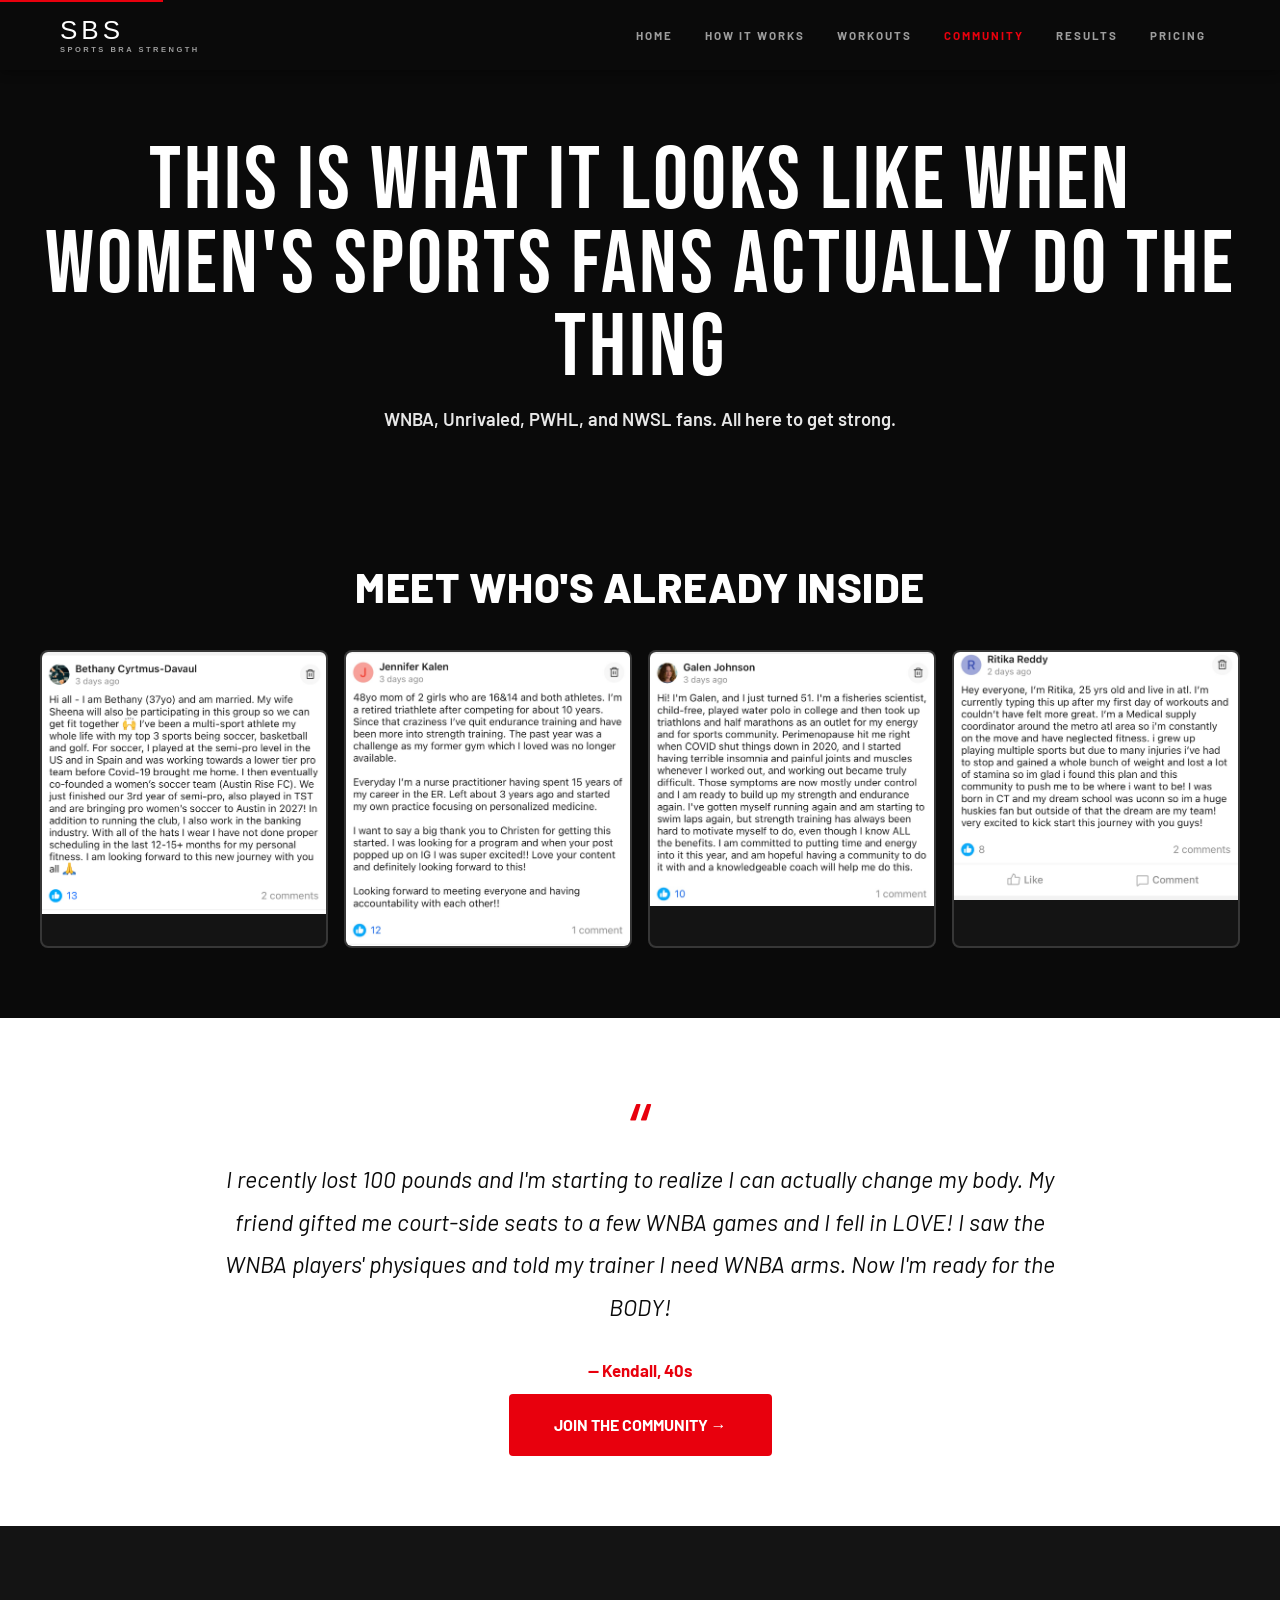
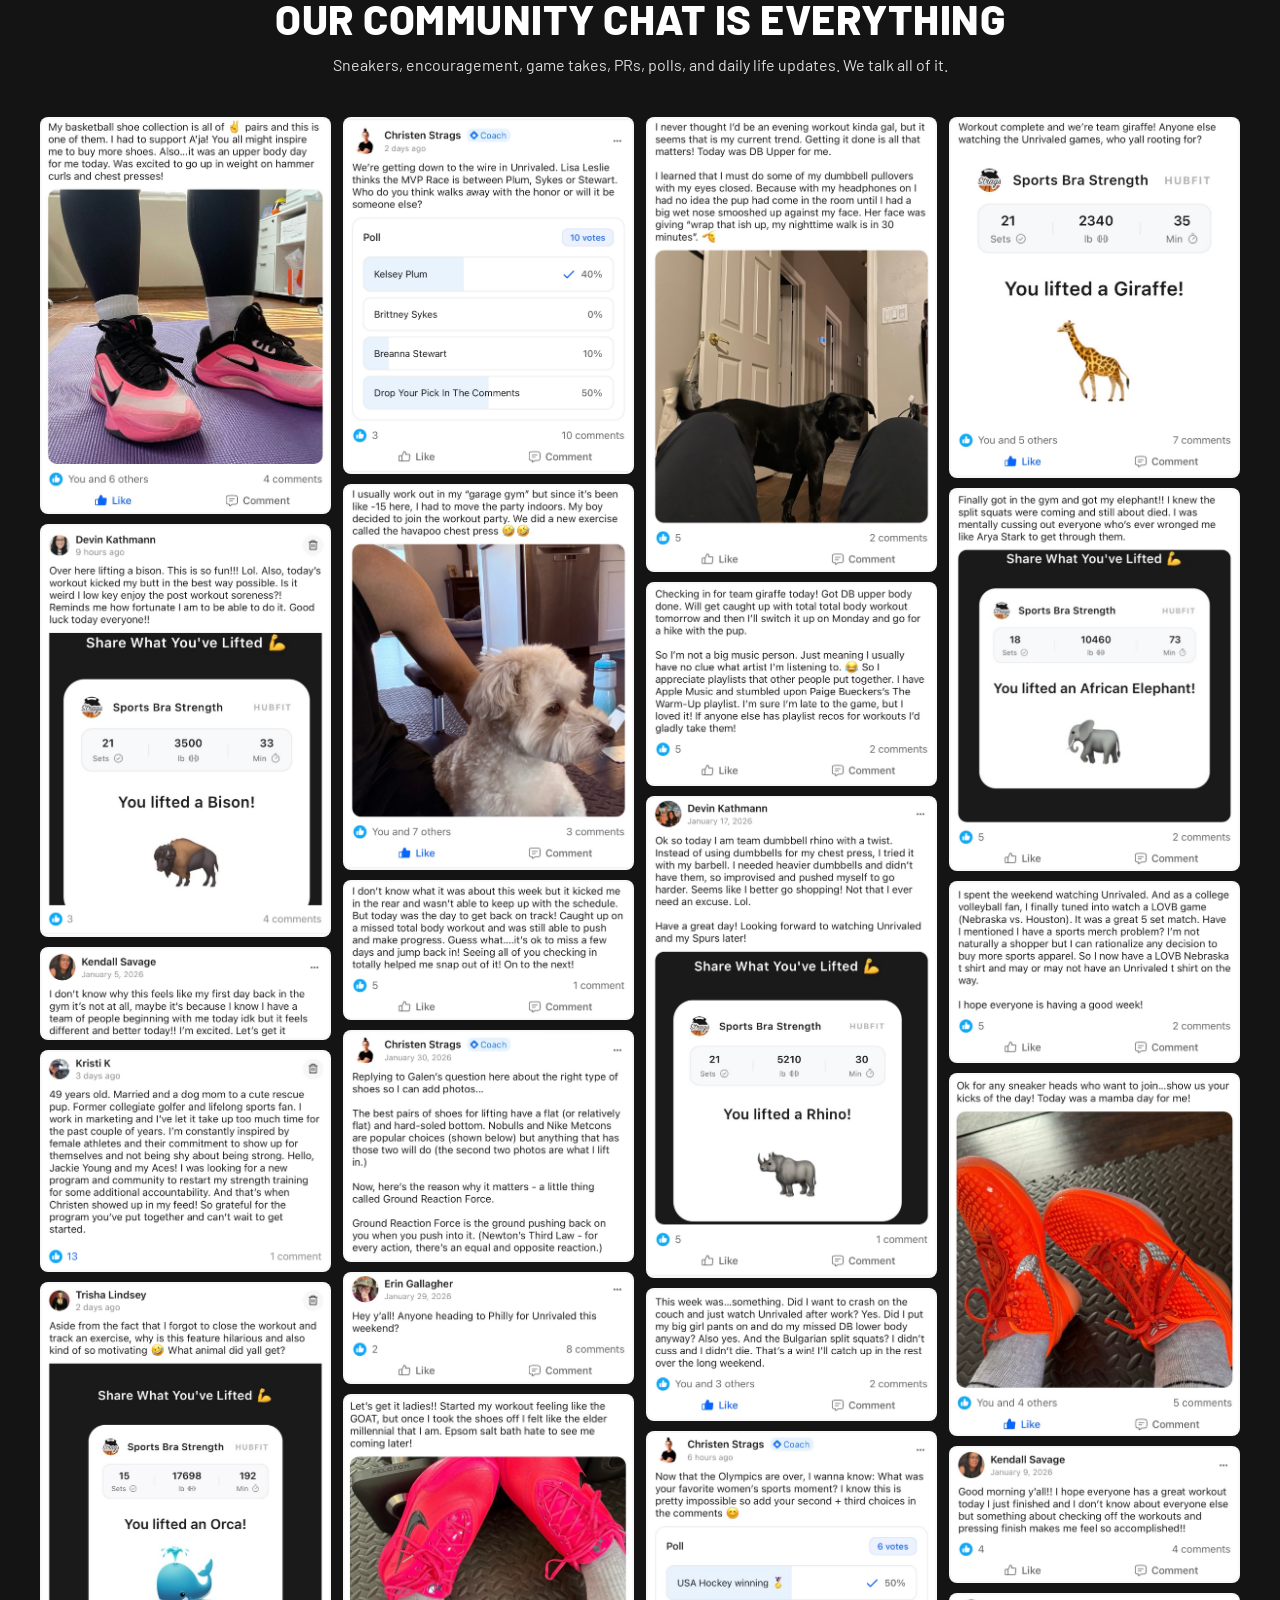
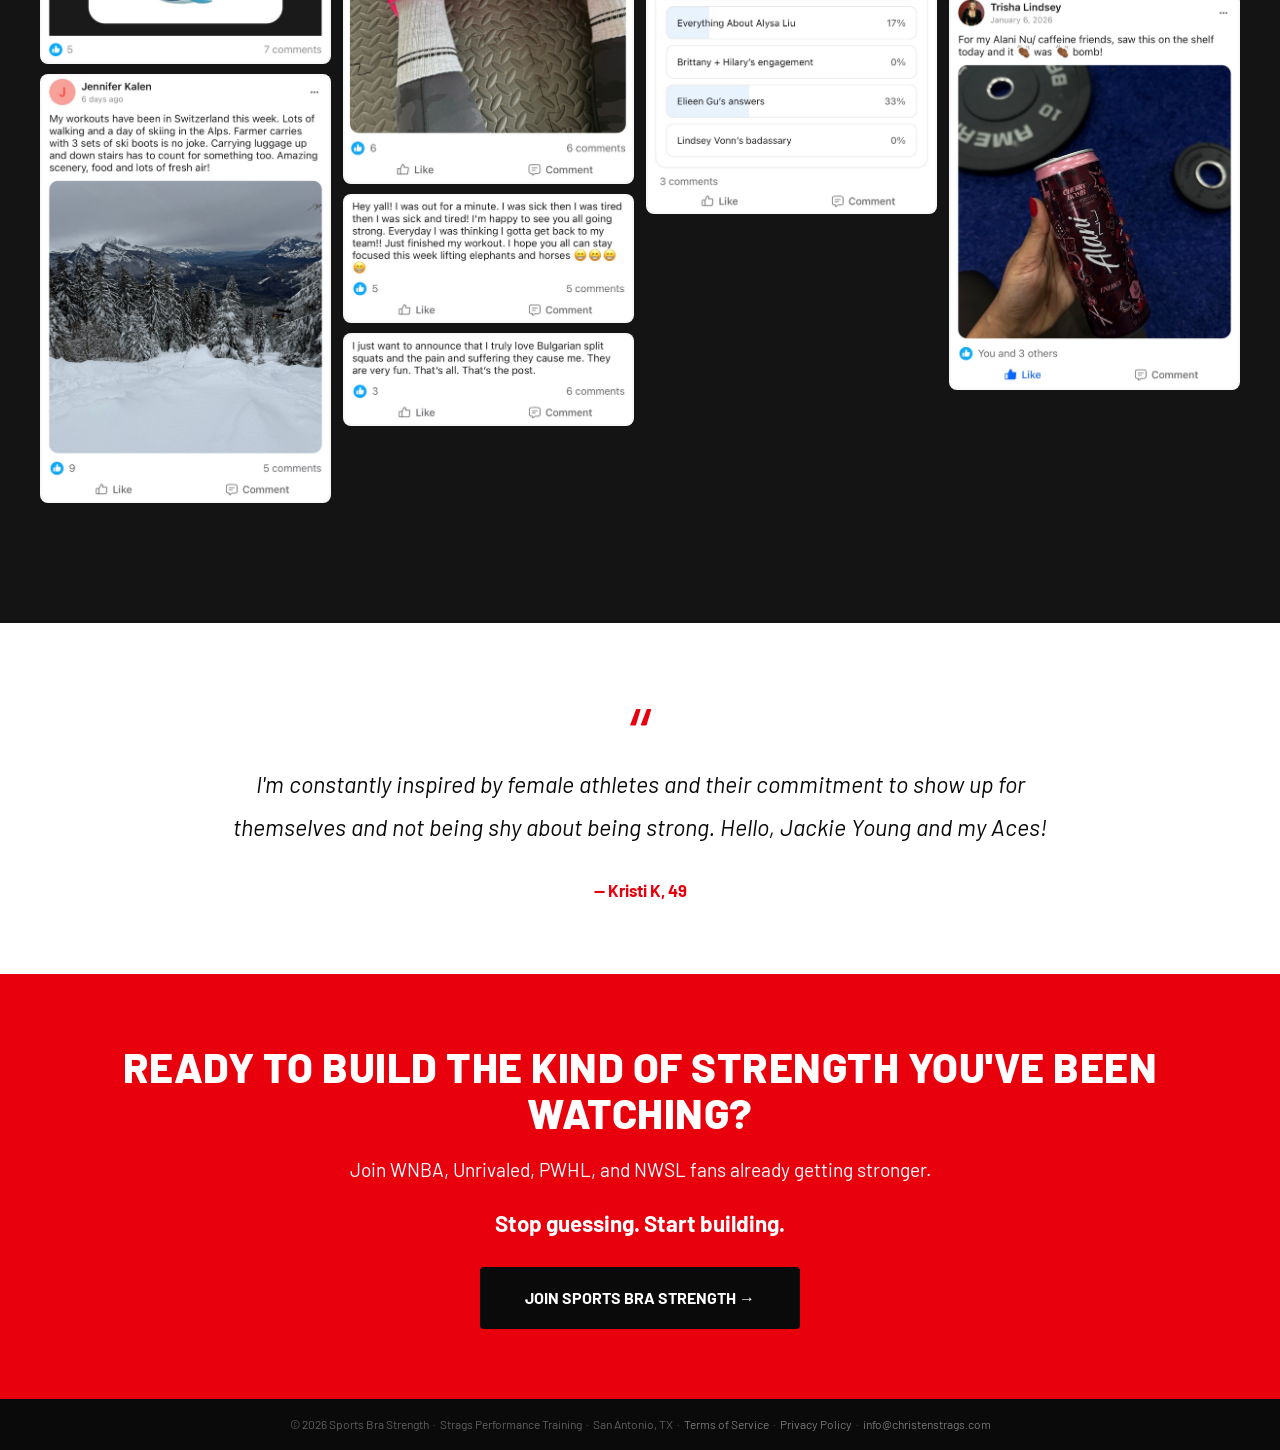
<file: community.html>
<!DOCTYPE html>
<html lang="en">

<head>
<meta charset="UTF-8">
<meta name="viewport" content="width=device-width, initial-scale=1.0">

<!-- Primary Meta Tags -->
<title>The Community | Sports Bra Strength</title>
<meta name="title" content="The Community | Sports Bra Strength">
<meta name="description" content="Real members. Real results. WNBA, Unrivaled, PWHL, and NWSL fans getting stronger together. See who's inside Sports Bra Strength.">
<meta name="keywords" content="Sports Bra Strength community, women's sports fan lifting group, WNBA fan fitness community, women lifting results, strength training testimonials">
<meta name="author" content="Christen Strags">

<!-- Open Graph -->
<meta property="og:type" content="website">
<meta property="og:url" content="https://www.sportsbrastrength.com/community.html">
<meta property="og:title" content="The Community | Sports Bra Strength">
<meta property="og:description" content="Real members, real results. Women's sports fans getting stronger together inside Sports Bra Strength.">
<meta property="og:image" content="https://www.sportsbrastrength.com/sbs-social-preview.png">
<meta property="og:image:width" content="1200">
<meta property="og:image:height" content="630">

<!-- Twitter -->
<meta name="twitter:card" content="summary_large_image">
<meta name="twitter:title" content="The Community | Sports Bra Strength">
<meta name="twitter:description" content="WNBA, Unrivaled, PWHL, and NWSL fans from all walks of life. One goal: getting strong.">
<meta name="twitter:image" content="https://www.sportsbrastrength.com/sbs-social-preview.png">

<!-- Canonical -->
<link rel="canonical" href="https://www.sportsbrastrength.com/community.html">
<meta name="robots" content="index, follow">

<!-- Preconnect for performance -->
<link rel="preconnect" href="https://www.googletagmanager.com">
<link rel="preconnect" href="https://www.google-analytics.com">

<!-- Shared stylesheet -->
<link rel="stylesheet" href="style.css">

<!-- Google Analytics -->
<script async src="https://www.googletagmanager.com/gtag/js?id=G-JP5S0KCR9F"></script>
<script>
  window.dataLayer = window.dataLayer || [];
  function gtag(){dataLayer.push(arguments);}
  gtag('js', new Date());
  gtag('config', 'G-JP5S0KCR9F');
</script>

<!-- Structured Data -->
<script type="application/ld+json">
{
  "@context": "https://schema.org",
  "@type": "Organization",
  "name": "Sports Bra Strength",
  "description": "A strength training community for women's sports fans, built by former WNBA strength and conditioning coach Christen Strags.",
  "url": "https://www.sportsbrastrength.com",
  "email": "info@christenstrags.com",
  "review": [
    {
      "@type": "Review",
      "author": { "@type": "Person", "name": "Karolyn Y." },
      "reviewBody": "I needed Skylar's quads and Gabby's arms. Within 6 months, Christen transformed me and set me on that path. Results? Hail YES!",
      "reviewRating": { "@type": "Rating", "ratingValue": "5", "bestRating": "5" }
    },
    {
      "@type": "Review",
      "author": { "@type": "Person", "name": "Kendall" },
      "reviewBody": "I saw the WNBA players' physiques and told my trainer I need WNBA arms. Now I'm ready for the BODY!",
      "reviewRating": { "@type": "Rating", "ratingValue": "5", "bestRating": "5" }
    },
    {
      "@type": "Review",
      "author": { "@type": "Person", "name": "Kristi K." },
      "reviewBody": "I'm constantly inspired by female athletes and their commitment to show up for themselves and not being shy about being strong.",
      "reviewRating": { "@type": "Rating", "ratingValue": "5", "bestRating": "5" }
    }
  ]
}
</script>
</head>

<body>

<a href="#main-content" class="skip-link">Skip to main content</a>

<!-- NAVIGATION -->
<nav class="site-nav" role="navigation" aria-label="Main navigation">
  <div class="nav-container">
    <a href="index.html" class="nav-logo-text"><span class="nav-logo-sbs">SBS</span><span class="nav-logo-full">Sports Bra Strength</span></a>
    <button class="nav-toggle" aria-expanded="false" aria-controls="nav-menu" aria-label="Toggle navigation menu">
      <span></span>
      <span></span>
      <span></span>
    </button>
    <ul class="nav-links" id="nav-menu" role="list">
      <li><a href="index.html">Home</a></li>
      <li><a href="about.html">How It Works</a></li>
      <li><a href="workouts.html">Workouts</a></li>
      <li><a href="community.html" class="active" aria-current="page">Community</a></li>
      <li><a href="results.html">Results</a></li>
      <li><a href="pricing.html">Pricing</a></li>
    </ul>
  </div>
</nav>

<!-- PAGE HEADER -->
<header class="page-header" role="banner">
  <h1>This Is What It Looks Like When Women's Sports Fans Actually Do The Thing</h1>
  <p>WNBA, Unrivaled, PWHL, and NWSL fans. All here to get strong.</p>
</header>

<!-- MAIN CONTENT -->
<main id="main-content">

<!-- MEET WHO'S ALREADY INSIDE — member intro photos, dark bg -->
<section class="member-intros-section" aria-labelledby="meet-community-heading">
  <h2 id="meet-community-heading">Meet Who's Already Inside</h2>
  <div class="intros-grid">

    <figure class="intro-photo-card">
      <img src="IMG_9145.jpg" alt="Bethany, semi-pro soccer player and co-founder of Austin Rise FC" loading="lazy">
    </figure>

    <figure class="intro-photo-card">
      <img src="IMG_9144.jpg" alt="Jennifer, retired triathlete and nurse practitioner" loading="lazy">
    </figure>

    <figure class="intro-photo-card">
      <img src="IMG_9141.jpg" alt="Galen, fisheries scientist and former triathlete" loading="lazy">
    </figure>

    <figure class="intro-photo-card">
      <img src="IMG_9137.jpg" alt="Ritika, medical supply coordinator and UConn fan" loading="lazy">
    </figure>

  </div>
</section>

<!-- KENDALL PULL QUOTE -->
<section class="standalone-quote" aria-label="Member quote">
  <blockquote>
    <p>I recently lost 100 pounds and I'm starting to realize I can actually change my body. My friend gifted me court-side seats to a few WNBA games and I fell in LOVE! I saw the WNBA players' physiques and told my trainer I need WNBA arms. Now I'm ready for the BODY!</p>
  </blockquote>
  <p class="quote-author">— Kendall, 40s</p>
  <a href="pricing.html" class="cta-button" aria-label="Join the Sports Bra Strength community">Join the Community →</a>
</section>

<!-- OUR COMMUNITY CHAT IS EVERYTHING — burgundy bg -->
<section class="community-posts-section" aria-labelledby="community-posts-heading">
  <h2 id="community-posts-heading">Our Community Chat Is Everything</h2>
  <p class="subtitle">Sneakers, encouragement, game takes, PRs, polls, and daily life updates. We talk all of it.</p>
  <div class="chat-mosaic">

    <!-- Column 1 anchor: sneaker -->
    <figure>
      <img src="sneaker-pink-nike.jpg" alt="Community member Kristi sharing her A'ja Wilson signature pink Nike sneakers" loading="lazy">
    </figure>

    <figure>
      <img src="IMG_9133.jpg" alt="Community chat: members sharing workout check-ins" loading="lazy">
    </figure>

    <figure>
      <img src="IMG_9965.jpg" alt="Community chat: members discussing women's sports" loading="lazy">
    </figure>

    <figure>
      <img src="IMG_9143 2.jpg" alt="Community chat: member encouragement and support" loading="lazy">
    </figure>

    <figure>
      <img src="IMG_9146 2.jpg" alt="Community chat: members celebrating training progress" loading="lazy">
    </figure>

    <figure>
      <img src="IMG_9940.jpg" alt="Community chat: members sharing daily life updates" loading="lazy">
    </figure>

    <!-- First poll: anchors column 2 -->
    <figure>
      <img src="mvp-poll.jpg" alt="Unrivaled MVP poll — asking members who they think wins MVP between Kelsey Plum, Brittney Sykes, Breanna Stewart, or someone else" loading="lazy">
    </figure>

    <figure>
      <img src="IMG_9943.jpg" alt="Community chat: member sharing a strength PR" loading="lazy">
    </figure>

    <figure>
      <img src="IMG_9944.jpg" alt="Community chat: game takes and women's sports commentary" loading="lazy">
    </figure>

    <figure>
      <img src="IMG_9945.jpg" alt="Community chat: member asking a training question" loading="lazy">
    </figure>

    <figure>
      <img src="IMG_9946.jpg" alt="Community chat: members celebrating a milestone together" loading="lazy">
    </figure>

    <figure>
      <img src="sneaker-hot-pink-nike.jpg" alt="Hot pink Nike sneakers shared by a Sports Bra Strength community member" loading="lazy">
    </figure>

    <figure>
      <img src="IMG_9947.jpg" alt="Community chat: members supporting each other after a tough workout" loading="lazy">
    </figure>

    <figure>
      <img src="IMG_9948.jpg" alt="Community chat: member sharing a personal goal" loading="lazy">
    </figure>

    <figure>
      <img src="IMG_9949.jpg" alt="Community chat: coach responding to a form question" loading="lazy">
    </figure>

    <figure>
      <img src="IMG_9950.jpg" alt="Community chat: members hyping each other up" loading="lazy">
    </figure>

    <figure>
      <img src="IMG_9951.jpg" alt="Community chat: member sharing weekly training recap" loading="lazy">
    </figure>

    <figure>
      <img src="IMG_9952.jpg" alt="Community chat: members reacting to a big lift" loading="lazy">
    </figure>

    <!-- Second poll: well-separated from first -->
    <figure>
      <img src="IMG_9964.jpg" alt="Community poll from inside Sports Bra Strength" loading="lazy">
    </figure>

    <figure>
      <img src="IMG_9953.jpg" alt="Community chat: member checking in after a morning workout" loading="lazy">
    </figure>

    <figure>
      <img src="IMG_9955.jpg" alt="Community chat: members discussing dumbbell vs. gym versions" loading="lazy">
    </figure>

    <figure>
      <img src="IMG_9957.jpg" alt="Community chat: sports fan banter between members" loading="lazy">
    </figure>

    <figure>
      <img src="sneaker-orange-kobe.jpg" alt="Orange Kobe sneakers shared by a Sports Bra Strength community member" loading="lazy">
    </figure>

    <figure>
      <img src="IMG_9959.jpg" alt="Community chat: member sharing encouragement for the week" loading="lazy">
    </figure>

    <figure>
      <img src="IMG_9962.jpg" alt="Community chat: member's end-of-week strength gains recap" loading="lazy">
    </figure>

  </div>
</section>

<!-- KRISTI K PULL QUOTE -->
<section class="standalone-quote" aria-label="Member quote">
  <blockquote>
    <p>I'm constantly inspired by female athletes and their commitment to show up for themselves and not being shy about being strong. Hello, Jackie Young and my Aces!</p>
  </blockquote>
  <p class="quote-author">— Kristi K, 49</p>
</section>

</main>

<!-- FOOTER CTA -->
<footer class="footer-cta" role="contentinfo">
  <h2>Ready to Build the Kind of Strength You've Been Watching?</h2>
  <p>Join WNBA, Unrivaled, PWHL, and NWSL fans already getting stronger.</p>
  <p class="big">Stop guessing. Start building.</p>
  <div class="cta-group">
    <a href="pricing.html" class="cta-button" onclick="gtag('event','click',{event_category:'Button', event_label:'Footer CTA - Community'});" aria-label="See pricing and join Sports Bra Strength">Join Sports Bra Strength →</a>
  </div>
</footer>
<div style="background:#0a0a0a;text-align:center;padding:16px 48px;font-size:12px;color:rgba(255,255,255,0.35);">
  <p>© 2026 Sports Bra Strength &nbsp;·&nbsp; Strags Performance Training &nbsp;·&nbsp; San Antonio, TX &nbsp;·&nbsp; <a href="terms.html" style="color:rgba(255,255,255,0.45);text-decoration:none;">Terms of Service</a> &nbsp;·&nbsp; <a href="privacy.html" style="color:rgba(255,255,255,0.45);text-decoration:none;">Privacy Policy</a> &nbsp;·&nbsp; <a href="mailto:info@christenstrags.com" style="color:rgba(255,255,255,0.45);text-decoration:none;">info@christenstrags.com</a></p>
</div>

<script>
document.addEventListener('DOMContentLoaded', function() {
  const toggle = document.querySelector('.nav-toggle');
  const menu = document.getElementById('nav-menu');
  if (toggle && menu) {
    toggle.addEventListener('click', function() {
      const expanded = toggle.getAttribute('aria-expanded') === 'true';
      toggle.setAttribute('aria-expanded', String(!expanded));
      menu.classList.toggle('open');
    });
  }
});
</script>

</body>
</html>
</file>
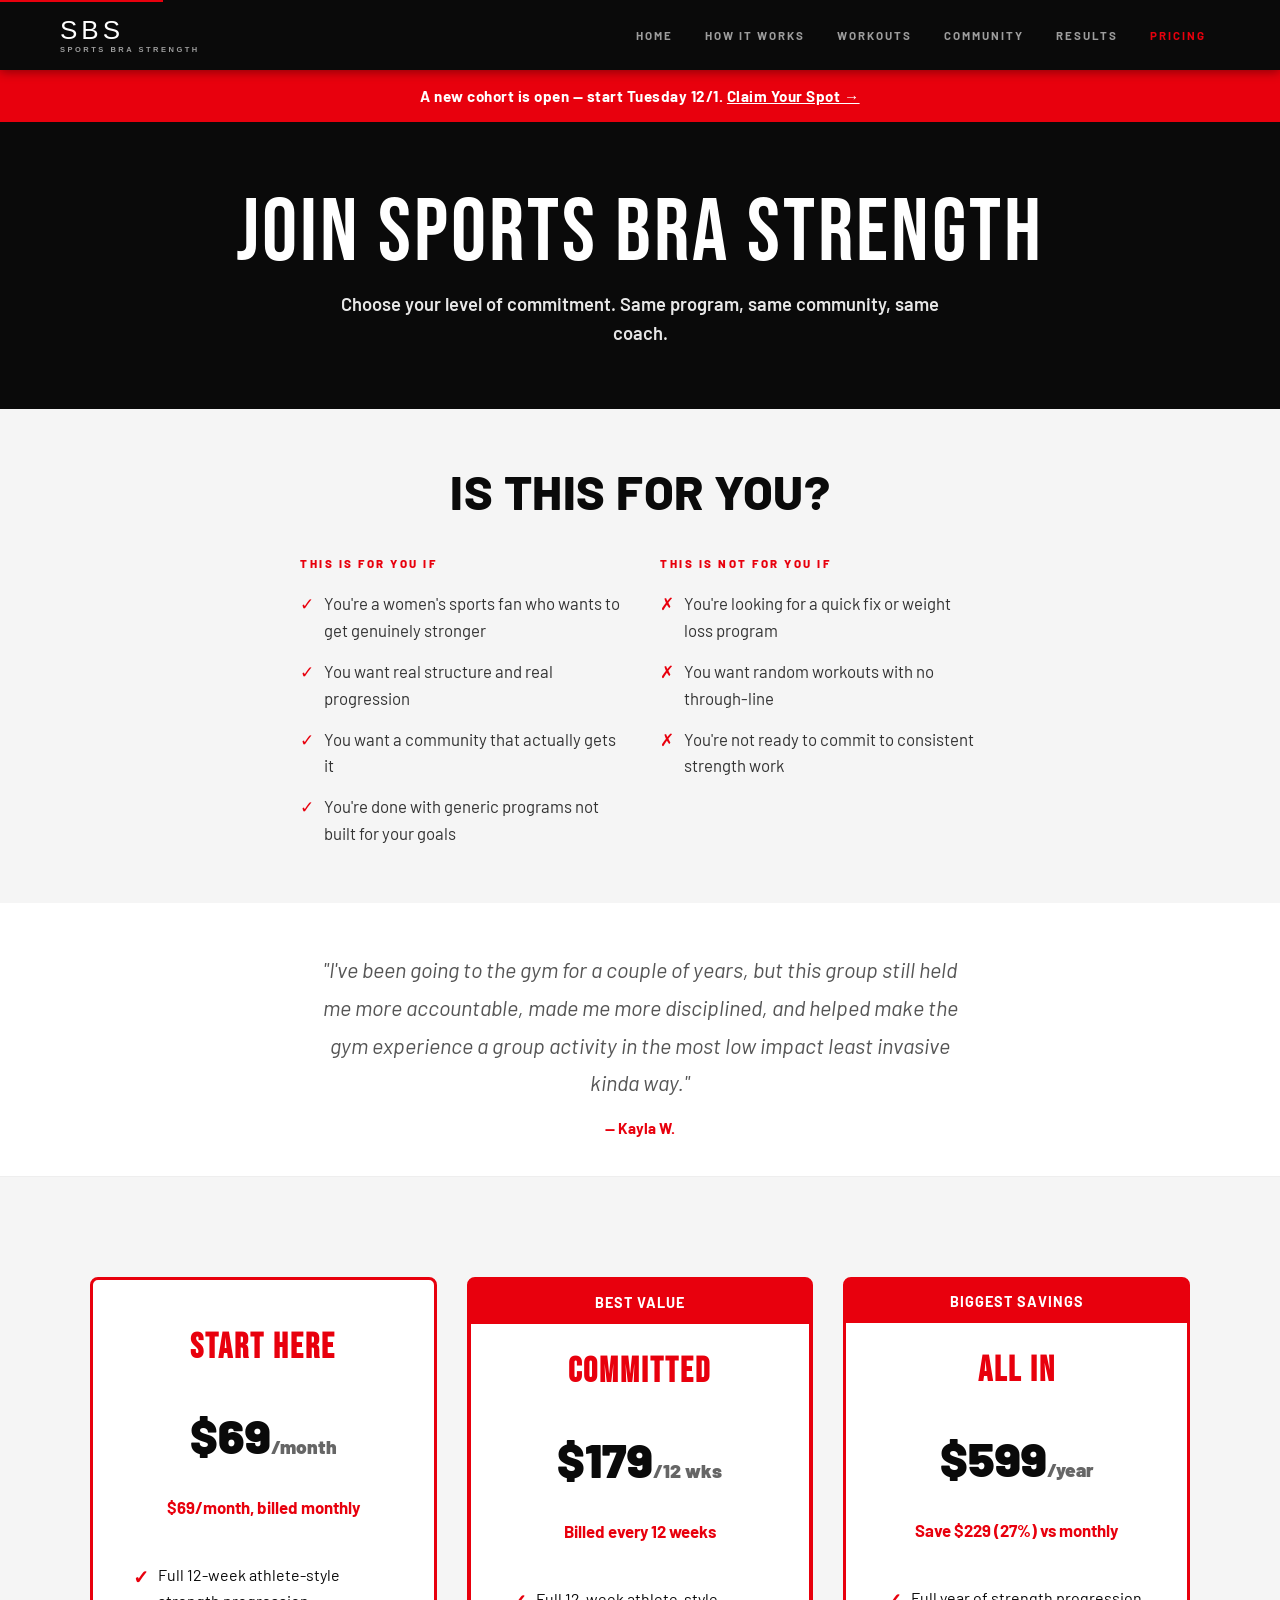
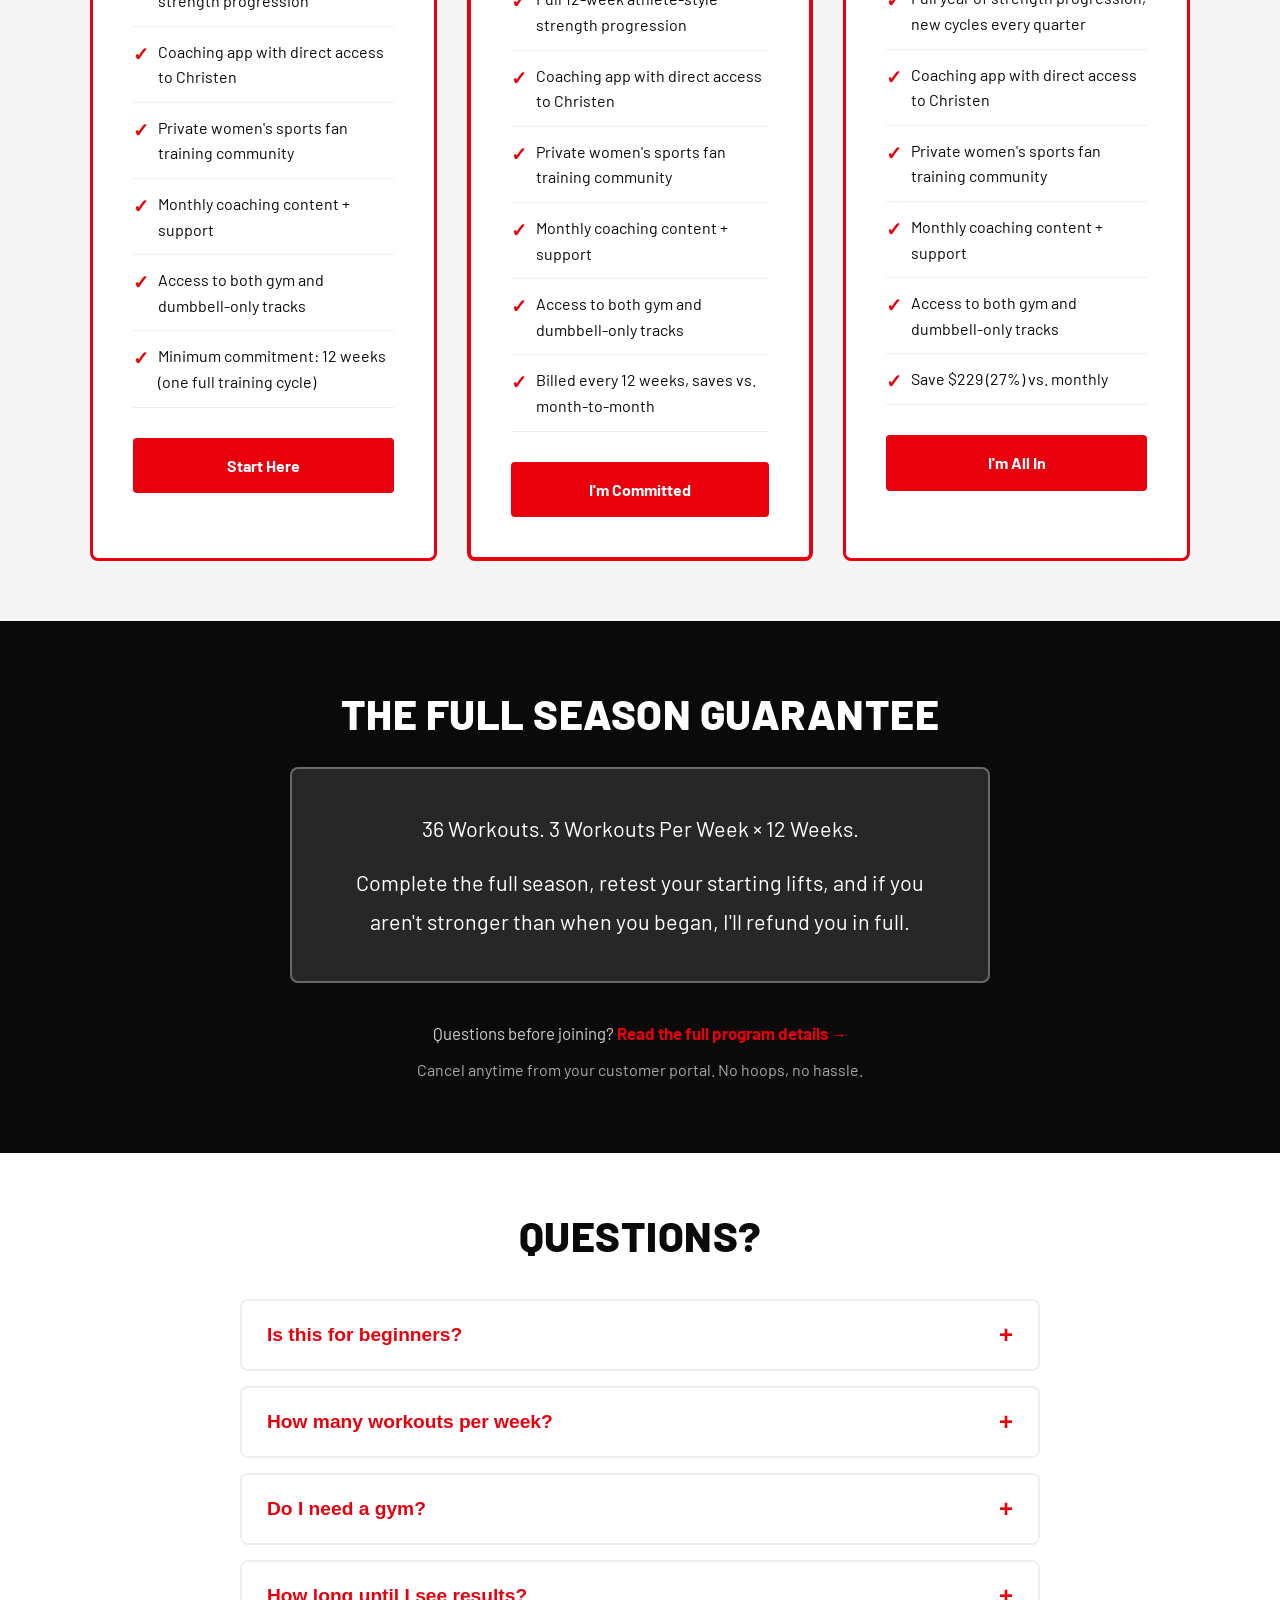
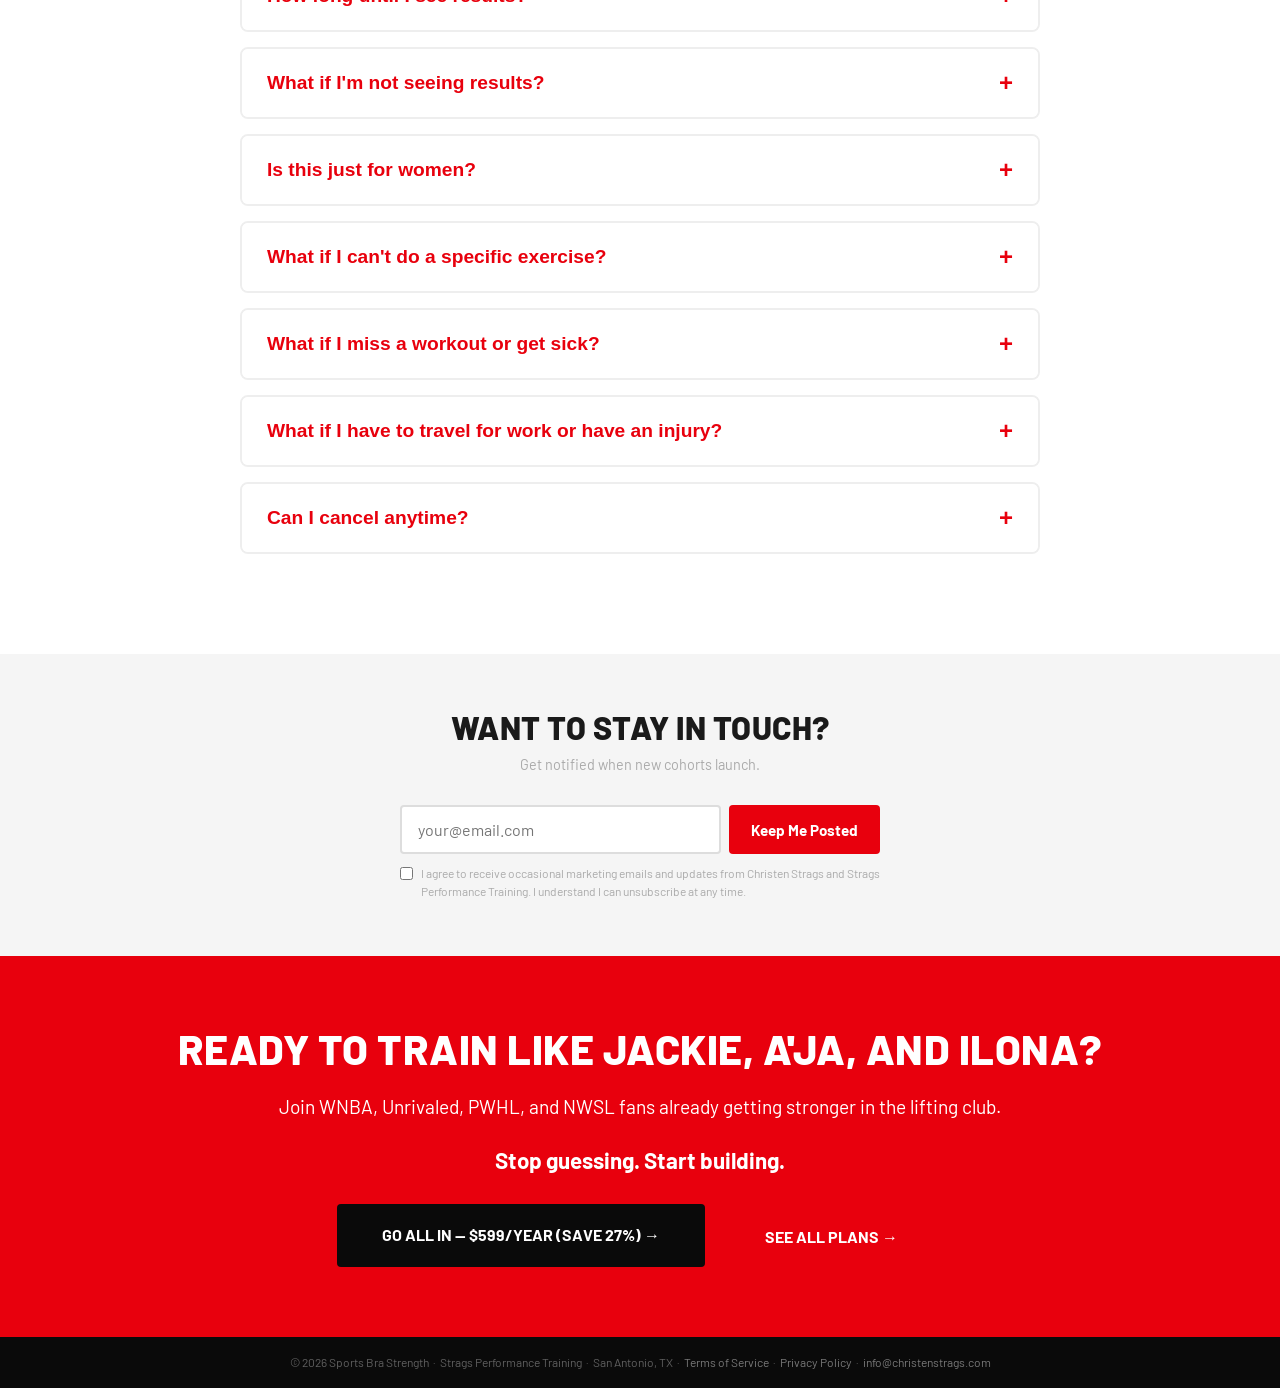
<file: pricing.html>
<!DOCTYPE html>
<html lang="en">

<head>
<meta charset="UTF-8">
<meta name="viewport" content="width=device-width, initial-scale=1.0">

<!-- Primary Meta Tags -->
<title>Join Sports Bra Strength | Pricing</title>
<meta name="title" content="Join Sports Bra Strength | Pricing">
<meta name="description" content="Start Here, Committed, or All In. Join the only lifting club for women's sports fans — built by a former WNBA strength coach. Plans from $69/month.">
<meta name="keywords" content="Sports Bra Strength pricing, women's sports fan gym program, WNBA fan lifting membership, strength training subscription, women's lifting program cost">
<meta name="author" content="Christen Strags">

<!-- Open Graph -->
<meta property="og:type" content="website">
<meta property="og:url" content="https://www.sportsbrastrength.com/pricing.html">
<meta property="og:title" content="Join Sports Bra Strength | Pricing">
<meta property="og:description" content="The only lifting club for women's sports fans. Plans from $69/month, built by a former WNBA strength coach.">
<meta property="og:image" content="https://www.sportsbrastrength.com/sbs-social-preview.png">
<meta property="og:image:width" content="1200">
<meta property="og:image:height" content="630">

<!-- Twitter -->
<meta name="twitter:card" content="summary_large_image">
<meta name="twitter:title" content="Join Sports Bra Strength | Pricing">
<meta name="twitter:description" content="The only lifting club for women's sports fans. Start Here, get Committed, or go All In. Built by a former WNBA strength coach.">
<meta name="twitter:image" content="https://www.sportsbrastrength.com/sbs-social-preview.png">

<!-- Canonical -->
<link rel="canonical" href="https://www.sportsbrastrength.com/pricing.html">
<meta name="robots" content="index, follow">

<!-- Preconnect for performance -->
<link rel="preconnect" href="https://www.googletagmanager.com">
<link rel="preconnect" href="https://www.google-analytics.com">

<!-- Shared stylesheet -->
<link rel="stylesheet" href="style.css">

<!-- Google Analytics -->
<script async src="https://www.googletagmanager.com/gtag/js?id=G-JP5S0KCR9F"></script>
<script>
  window.dataLayer = window.dataLayer || [];
  function gtag(){dataLayer.push(arguments);}
  gtag('js', new Date());
  gtag('config', 'G-JP5S0KCR9F');
</script>

<!-- Structured Data -->
<script type="application/ld+json">
{
  "@context": "https://schema.org",
  "@type": "ProfessionalService",
  "name": "Sports Bra Strength",
  "url": "https://www.sportsbrastrength.com",
  "hasOfferCatalog": {
    "@type": "OfferCatalog",
    "name": "Sports Bra Strength Membership Plans",
    "itemListElement": [
      {
        "@type": "Offer",
        "name": "Monthly Membership",
        "price": "69",
        "priceCurrency": "USD",
        "priceSpecification": {
          "@type": "UnitPriceSpecification",
          "price": "69",
          "priceCurrency": "USD",
          "unitCode": "MON"
        },
        "description": "12-week strength program billed monthly",
        "url": "https://buy.stripe.com/28E14mdkPfpdgqm8Bg0RG0Y"
      },
      {
        "@type": "Offer",
        "name": "12-Week Cycle Membership",
        "price": "179",
        "priceCurrency": "USD",
        "priceSpecification": {
          "@type": "UnitPriceSpecification",
          "price": "179",
          "priceCurrency": "USD",
          "unitCode": "QUA"
        },
        "description": "12-week strength program billed every 12 weeks — best value",
        "url": "https://buy.stripe.com/aFa8wOeoT2Creie4l00RG10"
      },
      {
        "@type": "Offer",
        "name": "Annual Membership",
        "price": "599",
        "priceCurrency": "USD",
        "priceSpecification": {
          "@type": "UnitPriceSpecification",
          "price": "599",
          "priceCurrency": "USD",
          "unitCode": "ANN"
        },
        "description": "12-week strength program billed annually — save $229 (27%) vs monthly",
        "url": "https://buy.stripe.com/14A4gy1C7fpd5LIcRw0RG0X"
      }
    ]
  }
}
</script>
</head>

<body>

<a href="#main-content" class="skip-link">Skip to main content</a>

<!-- NAVIGATION -->
<nav class="site-nav" role="navigation" aria-label="Main navigation">
  <div class="nav-container">
    <a href="index.html" class="nav-logo-text"><span class="nav-logo-sbs">SBS</span><span class="nav-logo-full">Sports Bra Strength</span></a>
    <button class="nav-toggle" aria-expanded="false" aria-controls="nav-menu" aria-label="Toggle navigation menu">
      <span></span>
      <span></span>
      <span></span>
    </button>
    <ul class="nav-links" id="nav-menu" role="list">
      <li><a href="index.html">Home</a></li>
      <li><a href="about.html">How It Works</a></li>
      <li><a href="workouts.html">Workouts</a></li>
      <li><a href="community.html">Community</a></li>
      <li><a href="results.html">Results</a></li>
      <li><a href="pricing.html" class="active" aria-current="page">Pricing</a></li>
    </ul>
  </div>
</nav>

<!-- DEADLINE BANNER -->
<div style="background:#E8000D; text-align:center; padding:14px 24px;">
  <p style="color:#fff; font-size:0.95rem; font-weight:700; margin:0; letter-spacing:0.5px;">A new cohort is open — start Tuesday 12/1. <a href="#pricing" style="color:#fff; text-decoration:underline;">Claim Your Spot →</a></p>
</div>

<!-- PAGE HEADER -->
<header class="page-header" role="banner">
  <h1>Join Sports Bra Strength</h1>
  <p>Choose your level of commitment. Same program, same community, same coach.</p>
</header>

<!-- MAIN CONTENT -->
<main id="main-content">

<!-- WHO THIS IS FOR -->
<section style="background:#f5f5f5; padding:56px 24px; text-align:center;">
  <div style="max-width:680px; margin:0 auto;">
    <h2 style="font-family:'Barlow',sans-serif; font-size:clamp(2rem,5vw,3rem); font-weight:800; color:#0a0a0a; margin-bottom:36px; text-transform:uppercase; letter-spacing:0.5px;">Is This For You?</h2>
    <div style="display:grid; grid-template-columns:1fr 1fr; gap:40px; text-align:left;">
      <div>
        <p style="font-size:0.72rem; font-weight:800; text-transform:uppercase; letter-spacing:2.5px; color:#E8000D; margin-bottom:18px;">This is for you if</p>
        <ul style="list-style:none; padding:0; margin:0; display:flex; flex-direction:column; gap:14px;">
          <li style="color:#333; font-size:1.05rem; line-height:1.6; padding-left:24px; position:relative;"><span style="position:absolute; left:0; color:#E8000D;">✓</span> You're a women's sports fan who wants to get genuinely stronger</li>
          <li style="color:#333; font-size:1.05rem; line-height:1.6; padding-left:24px; position:relative;"><span style="position:absolute; left:0; color:#E8000D;">✓</span> You want real structure and real progression</li>
          <li style="color:#333; font-size:1.05rem; line-height:1.6; padding-left:24px; position:relative;"><span style="position:absolute; left:0; color:#E8000D;">✓</span> You want a community that actually gets it</li>
          <li style="color:#333; font-size:1.05rem; line-height:1.6; padding-left:24px; position:relative;"><span style="position:absolute; left:0; color:#E8000D;">✓</span> You're done with generic programs not built for your goals</li>
        </ul>
      </div>
      <div>
        <p style="font-size:0.72rem; font-weight:800; text-transform:uppercase; letter-spacing:2.5px; color:#E8000D; margin-bottom:18px;">This is not for you if</p>
        <ul style="list-style:none; padding:0; margin:0; display:flex; flex-direction:column; gap:14px;">
          <li style="color:#333; font-size:1.05rem; line-height:1.6; padding-left:24px; position:relative;"><span style="position:absolute; left:0; color:#E8000D;">✗</span> You're looking for a quick fix or weight loss program</li>
          <li style="color:#333; font-size:1.05rem; line-height:1.6; padding-left:24px; position:relative;"><span style="position:absolute; left:0; color:#E8000D;">✗</span> You want random workouts with no through-line</li>
          <li style="color:#333; font-size:1.05rem; line-height:1.6; padding-left:24px; position:relative;"><span style="position:absolute; left:0; color:#E8000D;">✗</span> You're not ready to commit to consistent strength work</li>
        </ul>
      </div>
    </div>
  </div>
</section>

<!-- TESTIMONIAL -->
<section style="background:#fff; padding:48px 24px 36px; text-align:center; border-bottom:1px solid #eee;">
  <div style="max-width:640px; margin:0 auto;">
    <p style="font-size:clamp(1.1rem,2.5vw,1.35rem); color:#555; line-height:1.75; font-style:italic;">"I've been going to the gym for a couple of years, but this group still held me more accountable, made me more disciplined, and helped make the gym experience a group activity in the most low impact least invasive kinda way."</p>
    <p style="font-size:0.95rem; font-weight:700; color:#E8000D; margin-top:14px;">— Kayla W.</p>
  </div>
</section>

<!-- PRICING TIERS -->
<section class="pricing-section" id="pricing" aria-labelledby="pricing-heading">
  <h2 id="pricing-heading" class="sr-only">Membership Tiers</h2>
  <div class="pricing-grid">

    <article class="pricing-card">
      <h3>Start Here</h3>
      <div class="price" aria-label="69 dollars per month">$69<span class="price-period">/month</span></div>
      <p class="pricing-subtext">$69/month, billed monthly</p>
      <ul class="features-list" role="list">
        <li role="listitem">Full 12-week athlete-style strength progression</li>
        <li role="listitem">Coaching app with direct access to Christen</li>
        <li role="listitem">Private women's sports fan training community</li>
        <li role="listitem">Monthly coaching content + support</li>
        <li role="listitem">Access to both gym and dumbbell-only tracks</li>
        <li role="listitem">Minimum commitment: 12 weeks (one full training cycle)</li>
      </ul>
      <a href="https://buy.stripe.com/28E14mdkPfpdgqm8Bg0RG0Y"
         class="buy-button"
         onclick="gtag('event','click',{event_category:'Button', event_label:'Join Monthly'});"
         aria-label="Start Here — join Sports Bra Strength monthly membership for 69 dollars per month">
        Start Here
      </a>
    </article>

    <article class="pricing-card featured">
      <div class="pricing-badge" role="note">Best Value</div>
      <h3>Committed</h3>
      <div class="price" aria-label="179 dollars per 12 weeks">$179<span class="price-period">/12 wks</span></div>
      <p class="pricing-subtext">Billed every 12 weeks</p>
      <ul class="features-list" role="list">
        <li role="listitem">Full 12-week athlete-style strength progression</li>
        <li role="listitem">Coaching app with direct access to Christen</li>
        <li role="listitem">Private women's sports fan training community</li>
        <li role="listitem">Monthly coaching content + support</li>
        <li role="listitem">Access to both gym and dumbbell-only tracks</li>
        <li role="listitem">Billed every 12 weeks, saves vs. month-to-month</li>
      </ul>
      <a href="https://buy.stripe.com/aFa8wOeoT2Creie4l00RG10"
         class="buy-button"
         onclick="gtag('event','click',{event_category:'Button', event_label:'Join Quarterly'});"
         aria-label="I'm Committed — join Sports Bra Strength 12-week membership for 179 dollars">
        I'm Committed
      </a>
    </article>

    <article class="pricing-card">
      <div class="pricing-badge" role="note">Biggest Savings</div>
      <h3>All In</h3>
      <div class="price" aria-label="599 dollars per year">$599<span class="price-period">/year</span></div>
      <p class="pricing-subtext">Save $229 (27%) vs monthly</p>
      <ul class="features-list" role="list">
        <li role="listitem">Full year of strength progression, new cycles every quarter</li>
        <li role="listitem">Coaching app with direct access to Christen</li>
        <li role="listitem">Private women's sports fan training community</li>
        <li role="listitem">Monthly coaching content + support</li>
        <li role="listitem">Access to both gym and dumbbell-only tracks</li>
        <li role="listitem">Save $229 (27%) vs. monthly</li>
      </ul>
      <a href="https://buy.stripe.com/14A4gy1C7fpd5LIcRw0RG0X"
         class="buy-button"
         onclick="gtag('event','click',{event_category:'Button', event_label:'Join Annual'});"
         aria-label="I'm All In — join Sports Bra Strength annual membership for 599 dollars per year">
        I'm All In
      </a>
    </article>

  </div>
</section>

<!-- GUARANTEE -->
<section class="guarantee-section" aria-labelledby="pricing-guarantee-heading">
  <h2 id="pricing-guarantee-heading">The Full Season Guarantee</h2>
  <div class="guarantee-box">
    <p>36 Workouts. 3 Workouts Per Week × 12 Weeks.</p>
    <p>Complete the full season, retest your starting lifts, and if you aren't stronger than when you began, I'll refund you in full.</p>
  </div>
  <p style="margin-top:35px; font-size:1.05rem; color:#ccc; line-height:1.8;">
    Questions before joining? <a href="workouts.html" style="color:#E8000D; font-weight:700;">Read the full program details →</a>
  </p>
  <p style="font-size:1rem; color:#aaa; line-height:1.7; margin-top:8px;">
    Cancel anytime from your customer portal. No hoops, no hassle.
  </p>
</section>

<!-- FAQ -->
<section class="faq-section" aria-labelledby="faq-heading">
  <h2 id="faq-heading">Questions?</h2>
  <div class="faq-container">

    <div class="faq-item">
      <button class="faq-question" onclick="toggleFAQ(this)" aria-expanded="false" aria-controls="pfaq1">
        <span>Is this for beginners?</span>
        <span class="faq-icon" aria-hidden="true">+</span>
      </button>
      <div class="faq-answer" id="pfaq1">
        <p>Yes! Every exercise comes with modifications, so you can start exactly where you are and progress at your own pace. And if you ever have a question, you can DM me directly inside the app.</p>
      </div>
    </div>

    <div class="faq-item">
      <button class="faq-question" onclick="toggleFAQ(this)" aria-expanded="false" aria-controls="pfaq2">
        <span>How many workouts per week?</span>
        <span class="faq-icon" aria-hidden="true">+</span>
      </button>
      <div class="faq-answer" id="pfaq2">
        <p>Three workouts (30–45 minutes each) with an optional 4th. Designed for real schedules. Miss one? Just pick back up.</p>
      </div>
    </div>

    <div class="faq-item">
      <button class="faq-question" onclick="toggleFAQ(this)" aria-expanded="false" aria-controls="pfaq3">
        <span>Do I need a gym?</span>
        <span class="faq-icon" aria-hidden="true">+</span>
      </button>
      <div class="faq-answer" id="pfaq3">
        <p>Nope. You get both gym and dumbbell-only versions. Need at least one lighter and one heavier set of dumbbells for DB-only.</p>
      </div>
    </div>

    <div class="faq-item">
      <button class="faq-question" onclick="toggleFAQ(this)" aria-expanded="false" aria-controls="pfaq4">
        <span>How long until I see results?</span>
        <span class="faq-icon" aria-hidden="true">+</span>
      </button>
      <div class="faq-answer" id="pfaq4">
        <p>You'll feel stronger within 2–3 weeks. Visible changes usually appear around week 8–12.</p>
      </div>
    </div>

    <div class="faq-item">
      <button class="faq-question" onclick="toggleFAQ(this)" aria-expanded="false" aria-controls="pfaq5">
        <span>What if I'm not seeing results?</span>
        <span class="faq-icon" aria-hidden="true">+</span>
      </button>
      <div class="faq-answer" id="pfaq5">
        <p>If you complete 36 workouts, retest, and aren't stronger than when you started — I'll refund you. No fine print. The only requirement is that you do the work.</p>
      </div>
    </div>

    <div class="faq-item">
      <button class="faq-question" onclick="toggleFAQ(this)" aria-expanded="false" aria-controls="pfaq6">
        <span>Is this just for women?</span>
        <span class="faq-icon" aria-hidden="true">+</span>
      </button>
      <div class="faq-answer" id="pfaq6">
        <p>Nope. The only requirement is that you're a women's sports fan. We're an inclusive community — all are welcome here.</p>
      </div>
    </div>

    <div class="faq-item">
      <button class="faq-question" onclick="toggleFAQ(this)" aria-expanded="false" aria-controls="pfaq7">
        <span>What if I can't do a specific exercise?</span>
        <span class="faq-icon" aria-hidden="true">+</span>
      </button>
      <div class="faq-answer" id="pfaq7">
        <p>Message Christen directly through the app and she'll give you a modification. Every member has direct access — not a chatbot, not a generic substitution list. If something doesn't work for your body or your equipment, you'll get a real answer from your actual coach.</p>
      </div>
    </div>

    <div class="faq-item">
      <button class="faq-question" onclick="toggleFAQ(this)" aria-expanded="false" aria-controls="pfaq8">
        <span>What if I miss a workout or get sick?</span>
        <span class="faq-icon" aria-hidden="true">+</span>
      </button>
      <div class="faq-answer" id="pfaq8">
        <p>Life happens — don't stress it. If you miss one or two workouts, try to make them up if you can fit it in. If you do make them up, prioritize your upper and lower body days over full body days — those are where your core strength work lives. If you miss several, just pick back up with wherever the program currently is rather than trying to go back and catch up. Falling behind on the schedule is way better than stopping altogether. When in doubt, just DM Christen and she'll tell you exactly what to do.</p>
      </div>
    </div>

    <div class="faq-item">
      <button class="faq-question" onclick="toggleFAQ(this)" aria-expanded="false" aria-controls="pfaq10">
        <span>What if I have to travel for work or have an injury?</span>
        <span class="faq-icon" aria-hidden="true">+</span>
      </button>
      <div class="faq-answer" id="pfaq10">
        <p>Travel or an injury doesn't mean stopping. For travel, the dumbbell track works in most hotel gyms — and the workout studio has minimal equipment and bodyweight options for when you have nothing but a room. For injuries, DM Christen directly and she'll tell you exactly what to modify, swap, or skip. The studio also has upper body-only days if you're dealing with something lower body. Missing time doesn't mean starting over — it means adapting. That's what athletes do.</p>
      </div>
    </div>

    <div class="faq-item">
      <button class="faq-question" onclick="toggleFAQ(this)" aria-expanded="false" aria-controls="pfaq9">
        <span>Can I cancel anytime?</span>
        <span class="faq-icon" aria-hidden="true">+</span>
      </button>
      <div class="faq-answer" id="pfaq9">
        <p>Yes, once you're inside, you have access to a Stripe customer portal and can cancel your membership at any time. If you have any issues, you can send us an email at <a href="mailto:info@christenstrags.com" style="color:#E8000D;">info@christenstrags.com</a>.</p>
      </div>
    </div>

  </div>
</section>

<!-- STAY IN TOUCH -->
<section style="background:#f5f5f5; padding:56px 24px; text-align:center;">
  <h2 style="font-family:'Barlow',sans-serif; font-size:clamp(1.4rem,3.5vw,2rem); font-weight:800; color:#1a1a1a; margin-bottom:8px;">Want to Stay in Touch?</h2>
  <p style="font-size:0.9rem; color:#aaa; max-width:480px; margin:0 auto 28px; line-height:1.7;">Get notified when new cohorts launch.</p>

  <div id="ml-stay-in-touch" style="max-width:480px; margin:0 auto;">
    <div class="row-form">
      <form id="pricing-ml-form" action="https://assets.mailerlite.com/jsonp/1979797/forms/188674885215585415/subscribe" method="post" style="display:flex; flex-direction:column; gap:10px;">
        <div style="display:flex; gap:8px; flex-wrap:wrap;">
          <input type="email" name="fields[email]" placeholder="your@email.com" required autocomplete="email" style="flex:1; min-width:200px; padding:13px 16px; border:2px solid #ddd; border-radius:4px; font-size:1rem; font-family:'Barlow',sans-serif; outline:none; background:#fff;">
          <button type="submit" id="stay-in-touch-btn" style="background:#E8000D; color:white; font-weight:700; padding:13px 22px; border:none; border-radius:4px; cursor:pointer; font-family:'Barlow',sans-serif; font-size:0.95rem; white-space:nowrap;">Keep Me Posted</button>
        </div>
        <label style="display:flex; align-items:flex-start; gap:8px; text-align:left; cursor:pointer;">
          <input type="checkbox" required style="margin-top:3px; flex-shrink:0; accent-color:#E8000D;">
          <span style="font-size:0.75rem; color:#aaa; line-height:1.5;">I agree to receive occasional marketing emails and updates from Christen Strags and Strags Performance Training. I understand I can unsubscribe at any time.</span>
        </label>
        <input type="hidden" name="ml-submit" value="1">
        <input type="hidden" name="anticsrf" value="true">
      </form>
    </div>
    <div id="stay-in-touch-success" style="display:none; margin-top:12px;">
      <p style="font-size:1rem; font-weight:700; color:#E8000D; margin:0;">You're on the list!</p>
      <p style="font-size:0.85rem; color:#555; margin-top:6px;">Stay tuned. You'll hear from us when the next cohort opens. We're glad you're here.</p>
    </div>
  </div>
</section>

</main>

<!-- FOOTER -->
<footer class="footer-cta" role="contentinfo">
  <h2>Ready to Train Like Jackie, A'ja, and Ilona?</h2>
  <p>Join WNBA, Unrivaled, PWHL, and NWSL fans already getting stronger in the lifting club.</p>
  <p class="big">Stop guessing. Start building.</p>
  <div class="cta-group">
    <a href="https://buy.stripe.com/14A4gy1C7fpd5LIcRw0RG0X" class="cta-button" onclick="gtag('event','click',{event_category:'Button', event_label:'Footer CTA - Annual'});" aria-label="Go All In — join Sports Bra Strength annual membership for 599 dollars per year — save 27%">Go All In — $599/Year (Save 27%) →</a>
    <a href="#pricing" class="cta-button" style="background:#E8000D; color:#fff; margin-top:12px;" onclick="gtag('event','click',{event_category:'Button', event_label:'Footer CTA - Pricing'});" aria-label="See all membership options">See All Plans →</a>
  </div>
</footer>
<div style="background:#0a0a0a;text-align:center;padding:16px 48px;font-size:12px;color:rgba(255,255,255,0.35);">
  <p>© 2026 Sports Bra Strength &nbsp;·&nbsp; Strags Performance Training &nbsp;·&nbsp; San Antonio, TX &nbsp;·&nbsp; <a href="terms.html" style="color:rgba(255,255,255,0.45);text-decoration:none;">Terms of Service</a> &nbsp;·&nbsp; <a href="privacy.html" style="color:rgba(255,255,255,0.45);text-decoration:none;">Privacy Policy</a> &nbsp;·&nbsp; <a href="mailto:info@christenstrags.com" style="color:rgba(255,255,255,0.45);text-decoration:none;">info@christenstrags.com</a></p>
</div>

<script>
document.addEventListener('DOMContentLoaded', function() {
  const toggle = document.querySelector('.nav-toggle');
  const menu = document.getElementById('nav-menu');
  if (toggle && menu) {
    toggle.addEventListener('click', function() {
      const expanded = toggle.getAttribute('aria-expanded') === 'true';
      toggle.setAttribute('aria-expanded', String(!expanded));
      menu.classList.toggle('open');
    });
  }
});

function toggleFAQ(element) {
  const answer = element.nextElementSibling;
  const allQuestions = document.querySelectorAll('.faq-question');
  const allAnswers = document.querySelectorAll('.faq-answer');
  const isExpanded = element.getAttribute('aria-expanded') === 'true';

  allQuestions.forEach(q => {
    if (q !== element) { q.classList.remove('active'); q.setAttribute('aria-expanded', 'false'); }
  });
  allAnswers.forEach(a => { if (a !== answer) a.classList.remove('active'); });

  if (isExpanded) {
    element.classList.remove('active');
    element.setAttribute('aria-expanded', 'false');
    answer.classList.remove('active');
  } else {
    element.classList.add('active');
    element.setAttribute('aria-expanded', 'true');
    answer.classList.add('active');
  }
}
</script>

<script>
document.addEventListener('DOMContentLoaded', function() {
  var form = document.getElementById('pricing-ml-form');
  if (form) {
    form.addEventListener('submit', function(e) {
      e.preventDefault();
      var data = new FormData(form);
      fetch(form.action, { method: 'POST', body: data, mode: 'no-cors' })
        .catch(function() {})
        .finally(function() {
          var btn = document.getElementById('stay-in-touch-btn');
          if (btn) { btn.textContent = 'Success!'; btn.disabled = true; btn.style.background = '#555'; btn.style.cursor = 'default'; }
          document.getElementById('stay-in-touch-success').style.display = 'block';
        });
    });
  }
});
</script>
</body>
</html>
</file>
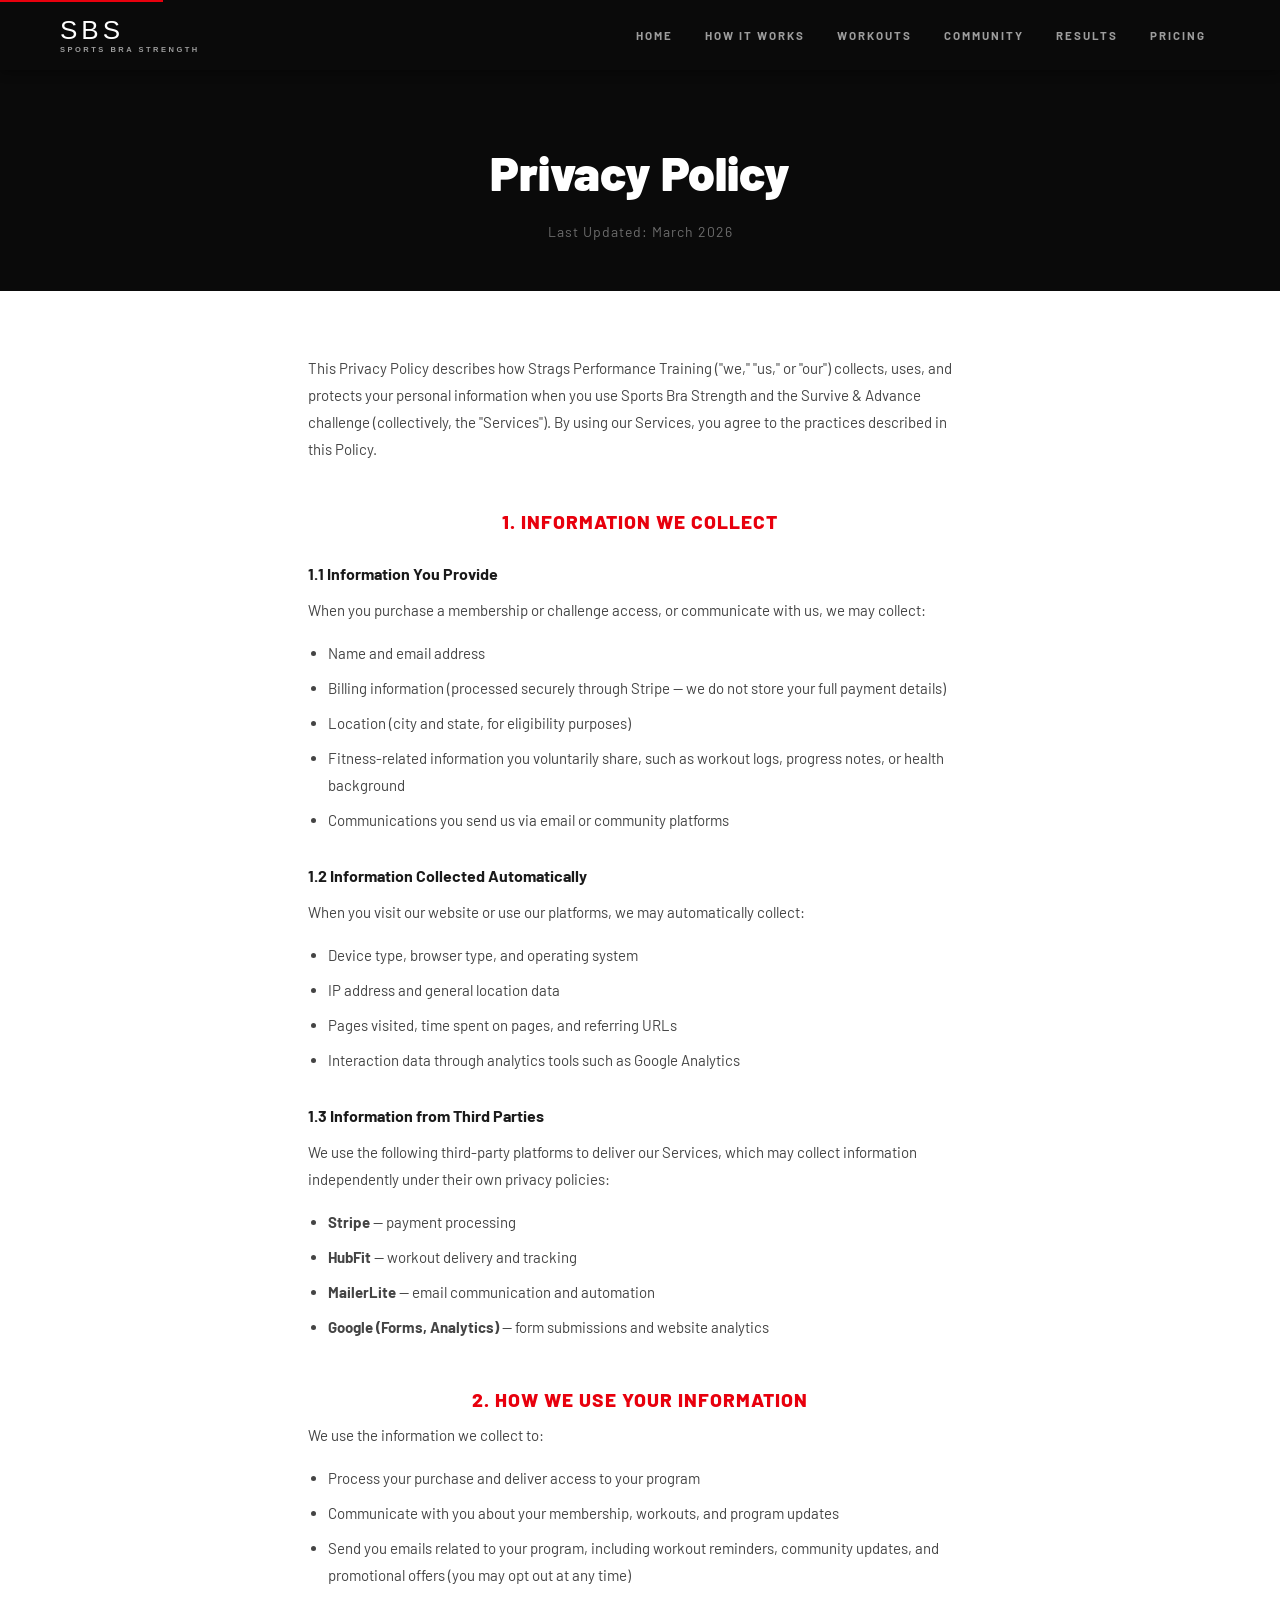
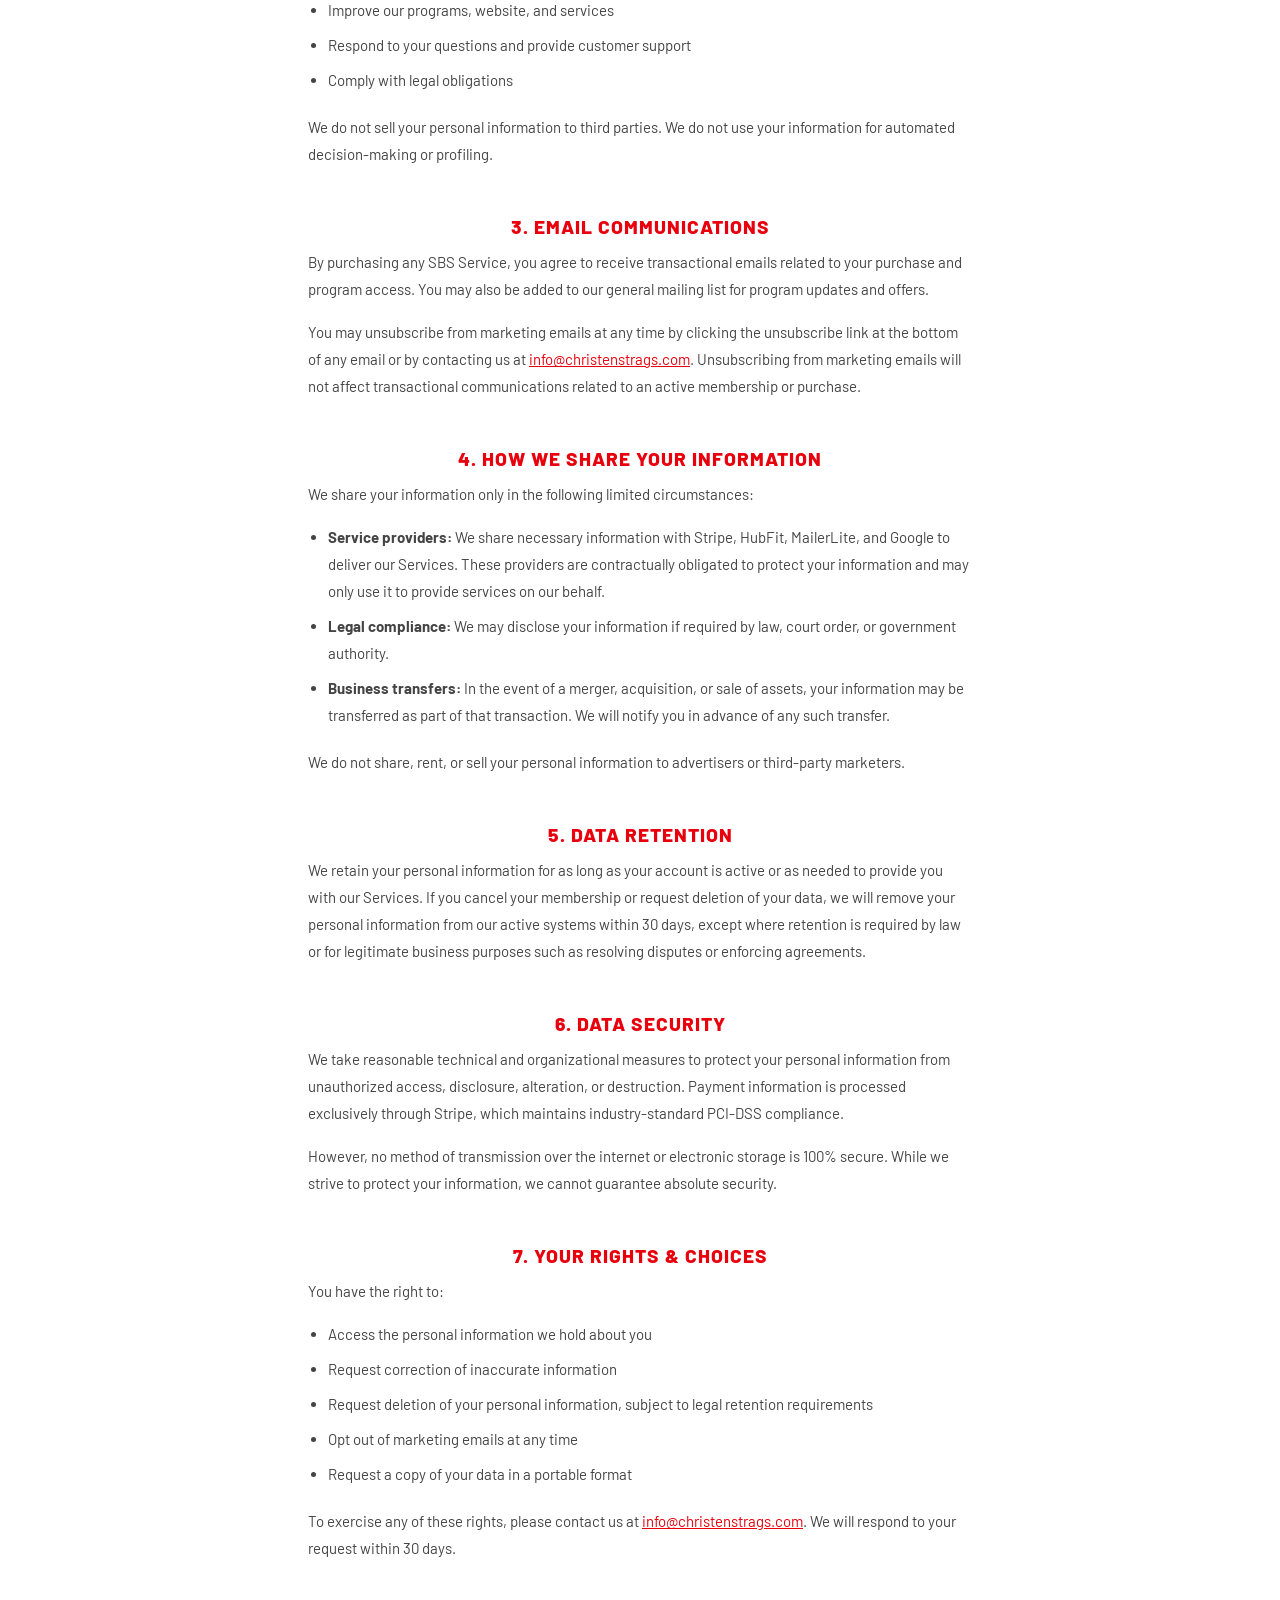
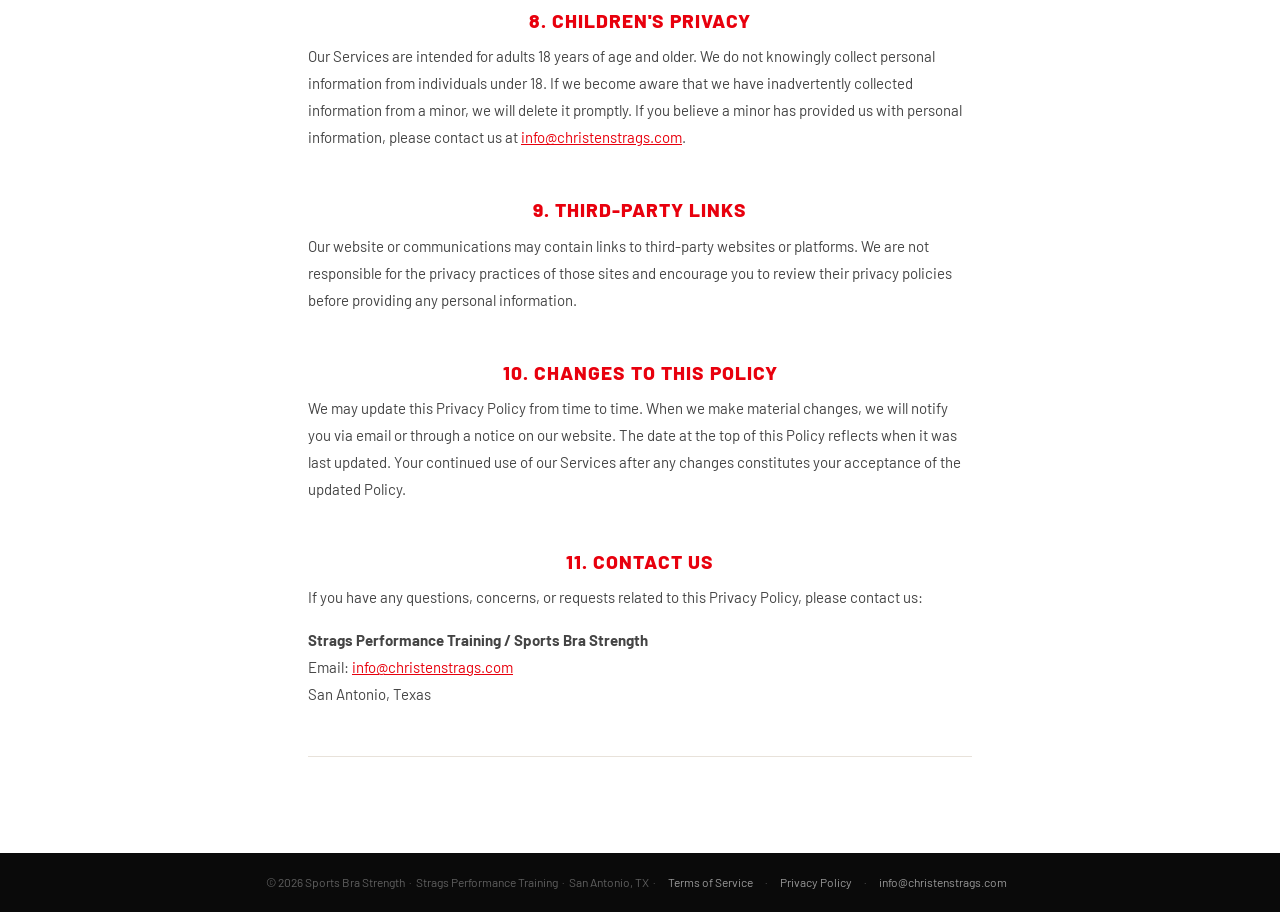
<file: privacy.html>
<!DOCTYPE html>
<html lang="en">
<head>
<meta charset="UTF-8">
<meta name="viewport" content="width=device-width, initial-scale=1.0">
<title>Privacy Policy | Sports Bra Strength</title>
<meta name="description" content="Privacy Policy for Sports Bra Strength and the Survive & Advance challenge, operated by Strags Performance Training.">
<meta name="robots" content="noindex, follow">
<link rel="canonical" href="https://www.sportsbrastrength.com/privacy.html">
<link rel="stylesheet" href="style.css">
<link rel="preconnect" href="https://www.googletagmanager.com">
<script async src="https://www.googletagmanager.com/gtag/js?id=G-JP5S0KCR9F"></script>
<script>
  window.dataLayer = window.dataLayer || [];
  function gtag(){dataLayer.push(arguments);}
  gtag('js', new Date());
  gtag('config', 'G-JP5S0KCR9F');
</script>
<style>
  .legal-hero {
    background: #0a0a0a;
    padding: 64px 48px 48px;
    text-align: center;
  }
  .legal-hero h1 {
    font-size: clamp(2rem, 5vw, 3rem);
    color: #fff;
    margin-bottom: 10px;
    font-weight: 900;
  }
  .legal-hero p {
    font-size: 14px;
    color: rgba(255,255,255,0.4);
    letter-spacing: 1px;
  }
  .legal-body {
    max-width: 760px;
    margin: 0 auto;
    padding: 64px 48px 96px;
    color: #1a1a1a;
    font-size: 15px;
    line-height: 1.8;
  }
  .legal-body h2 {
    font-size: 1.2rem;
    font-weight: 800;
    color: #E8000D;
    margin: 48px 0 12px;
    text-transform: uppercase;
    letter-spacing: 1px;
  }
  .legal-body h3 {
    font-size: 1rem;
    font-weight: 700;
    color: #1a1a1a;
    margin: 28px 0 8px;
  }
  .legal-body p {
    margin-bottom: 16px;
    color: #444;
  }
  .legal-body ul {
    margin: 0 0 20px 20px;
    color: #444;
  }
  .legal-body ul li {
    margin-bottom: 8px;
  }
  .legal-body a {
    color: #E8000D;
    text-decoration: underline;
  }
  .legal-divider {
    border: none;
    border-top: 1px solid #e8e2da;
    margin: 48px 0 0;
  }
  .legal-footer-bar {
    background: #0a0a0a;
    text-align: center;
    padding: 20px 48px;
    font-size: 12px;
    color: rgba(255,255,255,0.35);
  }
  .legal-footer-bar a {
    color: #999;
    text-decoration: none;
    margin: 0 8px;
  }
  .legal-footer-bar a:hover { color: #fff; }
  @media (max-width: 768px) {
    .legal-hero { padding: 48px 24px 36px; }
    .legal-body { padding: 40px 24px 64px; }
    .legal-footer-bar { padding: 20px 24px; }
  }
</style>
</head>
<body>
<a href="#main-content" class="skip-link">Skip to main content</a>

<nav class="site-nav" role="navigation" aria-label="Main navigation">
  <div class="nav-container">
    <a href="index.html" class="nav-logo-text"><span class="nav-logo-sbs">SBS</span><span class="nav-logo-full">Sports Bra Strength</span></a>
    <button class="nav-toggle" aria-expanded="false" aria-controls="nav-menu" aria-label="Toggle navigation menu">
      <span></span>
      <span></span>
      <span></span>
    </button>
    <ul class="nav-links" id="nav-menu" role="list">
      <li><a href="index.html">Home</a></li>
      <li><a href="about.html">How It Works</a></li>
      <li><a href="workouts.html">Workouts</a></li>
      <li><a href="community.html">Community</a></li>
      <li><a href="results.html">Results</a></li>
      <li><a href="pricing.html">Pricing</a></li>
    </ul>
  </div>
</nav>

<div class="legal-hero">
  <h1>Privacy Policy</h1>
  <p>Last Updated: March 2026</p>
</div>

<main class="legal-body" id="main-content">

  <p>This Privacy Policy describes how Strags Performance Training ("we," "us," or "our") collects, uses, and protects your personal information when you use Sports Bra Strength and the Survive &amp; Advance challenge (collectively, the "Services"). By using our Services, you agree to the practices described in this Policy.</p>

  <h2>1. Information We Collect</h2>

  <h3>1.1 Information You Provide</h3>
  <p>When you purchase a membership or challenge access, or communicate with us, we may collect:</p>
  <ul>
    <li>Name and email address</li>
    <li>Billing information (processed securely through Stripe — we do not store your full payment details)</li>
    <li>Location (city and state, for eligibility purposes)</li>
    <li>Fitness-related information you voluntarily share, such as workout logs, progress notes, or health background</li>
    <li>Communications you send us via email or community platforms</li>
  </ul>

  <h3>1.2 Information Collected Automatically</h3>
  <p>When you visit our website or use our platforms, we may automatically collect:</p>
  <ul>
    <li>Device type, browser type, and operating system</li>
    <li>IP address and general location data</li>
    <li>Pages visited, time spent on pages, and referring URLs</li>
    <li>Interaction data through analytics tools such as Google Analytics</li>
  </ul>

  <h3>1.3 Information from Third Parties</h3>
  <p>We use the following third-party platforms to deliver our Services, which may collect information independently under their own privacy policies:</p>
  <ul>
    <li><strong>Stripe</strong> — payment processing</li>
    <li><strong>HubFit</strong> — workout delivery and tracking</li>
    <li><strong>MailerLite</strong> — email communication and automation</li>
    <li><strong>Google (Forms, Analytics)</strong> — form submissions and website analytics</li>
  </ul>

  <h2>2. How We Use Your Information</h2>
  <p>We use the information we collect to:</p>
  <ul>
    <li>Process your purchase and deliver access to your program</li>
    <li>Communicate with you about your membership, workouts, and program updates</li>
    <li>Send you emails related to your program, including workout reminders, community updates, and promotional offers (you may opt out at any time)</li>
    <li>Improve our programs, website, and services</li>
    <li>Respond to your questions and provide customer support</li>
    <li>Comply with legal obligations</li>
  </ul>
  <p>We do not sell your personal information to third parties. We do not use your information for automated decision-making or profiling.</p>

  <h2>3. Email Communications</h2>
  <p>By purchasing any SBS Service, you agree to receive transactional emails related to your purchase and program access. You may also be added to our general mailing list for program updates and offers.</p>
  <p>You may unsubscribe from marketing emails at any time by clicking the unsubscribe link at the bottom of any email or by contacting us at <a href="mailto:info@christenstrags.com">info@christenstrags.com</a>. Unsubscribing from marketing emails will not affect transactional communications related to an active membership or purchase.</p>

  <h2>4. How We Share Your Information</h2>
  <p>We share your information only in the following limited circumstances:</p>
  <ul>
    <li><strong>Service providers:</strong> We share necessary information with Stripe, HubFit, MailerLite, and Google to deliver our Services. These providers are contractually obligated to protect your information and may only use it to provide services on our behalf.</li>
    <li><strong>Legal compliance:</strong> We may disclose your information if required by law, court order, or government authority.</li>
    <li><strong>Business transfers:</strong> In the event of a merger, acquisition, or sale of assets, your information may be transferred as part of that transaction. We will notify you in advance of any such transfer.</li>
  </ul>
  <p>We do not share, rent, or sell your personal information to advertisers or third-party marketers.</p>

  <h2>5. Data Retention</h2>
  <p>We retain your personal information for as long as your account is active or as needed to provide you with our Services. If you cancel your membership or request deletion of your data, we will remove your personal information from our active systems within 30 days, except where retention is required by law or for legitimate business purposes such as resolving disputes or enforcing agreements.</p>

  <h2>6. Data Security</h2>
  <p>We take reasonable technical and organizational measures to protect your personal information from unauthorized access, disclosure, alteration, or destruction. Payment information is processed exclusively through Stripe, which maintains industry-standard PCI-DSS compliance.</p>
  <p>However, no method of transmission over the internet or electronic storage is 100% secure. While we strive to protect your information, we cannot guarantee absolute security.</p>

  <h2>7. Your Rights &amp; Choices</h2>
  <p>You have the right to:</p>
  <ul>
    <li>Access the personal information we hold about you</li>
    <li>Request correction of inaccurate information</li>
    <li>Request deletion of your personal information, subject to legal retention requirements</li>
    <li>Opt out of marketing emails at any time</li>
    <li>Request a copy of your data in a portable format</li>
  </ul>
  <p>To exercise any of these rights, please contact us at <a href="mailto:info@christenstrags.com">info@christenstrags.com</a>. We will respond to your request within 30 days.</p>

  <h2>8. Children's Privacy</h2>
  <p>Our Services are intended for adults 18 years of age and older. We do not knowingly collect personal information from individuals under 18. If we become aware that we have inadvertently collected information from a minor, we will delete it promptly. If you believe a minor has provided us with personal information, please contact us at <a href="mailto:info@christenstrags.com">info@christenstrags.com</a>.</p>

  <h2>9. Third-Party Links</h2>
  <p>Our website or communications may contain links to third-party websites or platforms. We are not responsible for the privacy practices of those sites and encourage you to review their privacy policies before providing any personal information.</p>

  <h2>10. Changes to This Policy</h2>
  <p>We may update this Privacy Policy from time to time. When we make material changes, we will notify you via email or through a notice on our website. The date at the top of this Policy reflects when it was last updated. Your continued use of our Services after any changes constitutes your acceptance of the updated Policy.</p>

  <h2>11. Contact Us</h2>
  <p>If you have any questions, concerns, or requests related to this Privacy Policy, please contact us:</p>
  <p>
    <strong>Strags Performance Training / Sports Bra Strength</strong><br>
    Email: <a href="mailto:info@christenstrags.com">info@christenstrags.com</a><br>
    San Antonio, Texas
  </p>

  <hr class="legal-divider">

</main>

<div class="legal-footer-bar">
  <p>© 2026 Sports Bra Strength &nbsp;·&nbsp; Strags Performance Training &nbsp;·&nbsp; San Antonio, TX
    &nbsp;·&nbsp; <a href="terms.html">Terms of Service</a>
    &nbsp;·&nbsp; <a href="privacy.html">Privacy Policy</a>
    &nbsp;·&nbsp; <a href="mailto:info@christenstrags.com">info@christenstrags.com</a>
  </p>
</div>

<script>
document.addEventListener('DOMContentLoaded', function() {
  const toggle = document.querySelector('.nav-toggle');
  const menu = document.getElementById('nav-menu');
  if (toggle && menu) {
    toggle.addEventListener('click', function() {
      const expanded = toggle.getAttribute('aria-expanded') === 'true';
      toggle.setAttribute('aria-expanded', String(!expanded));
      menu.classList.toggle('open');
    });
  }
});
</script>

</body>
</html>
</file>
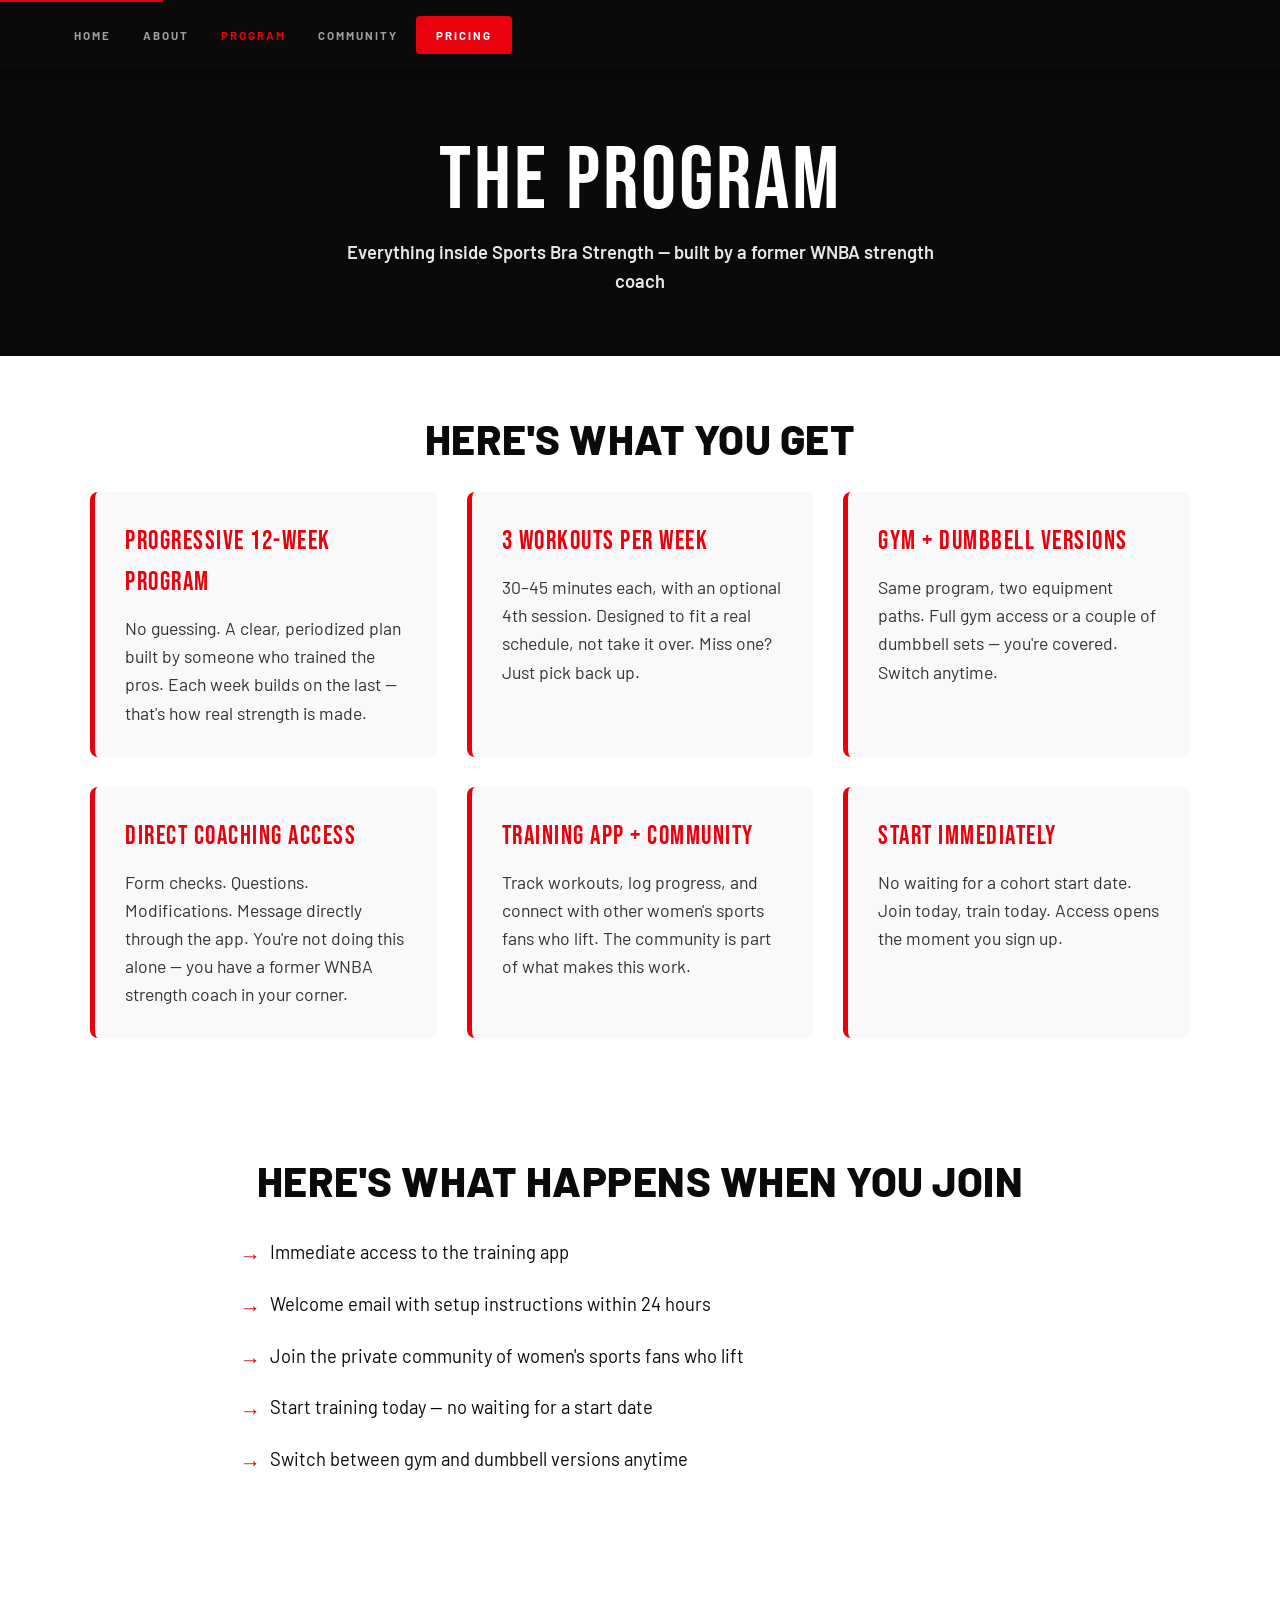
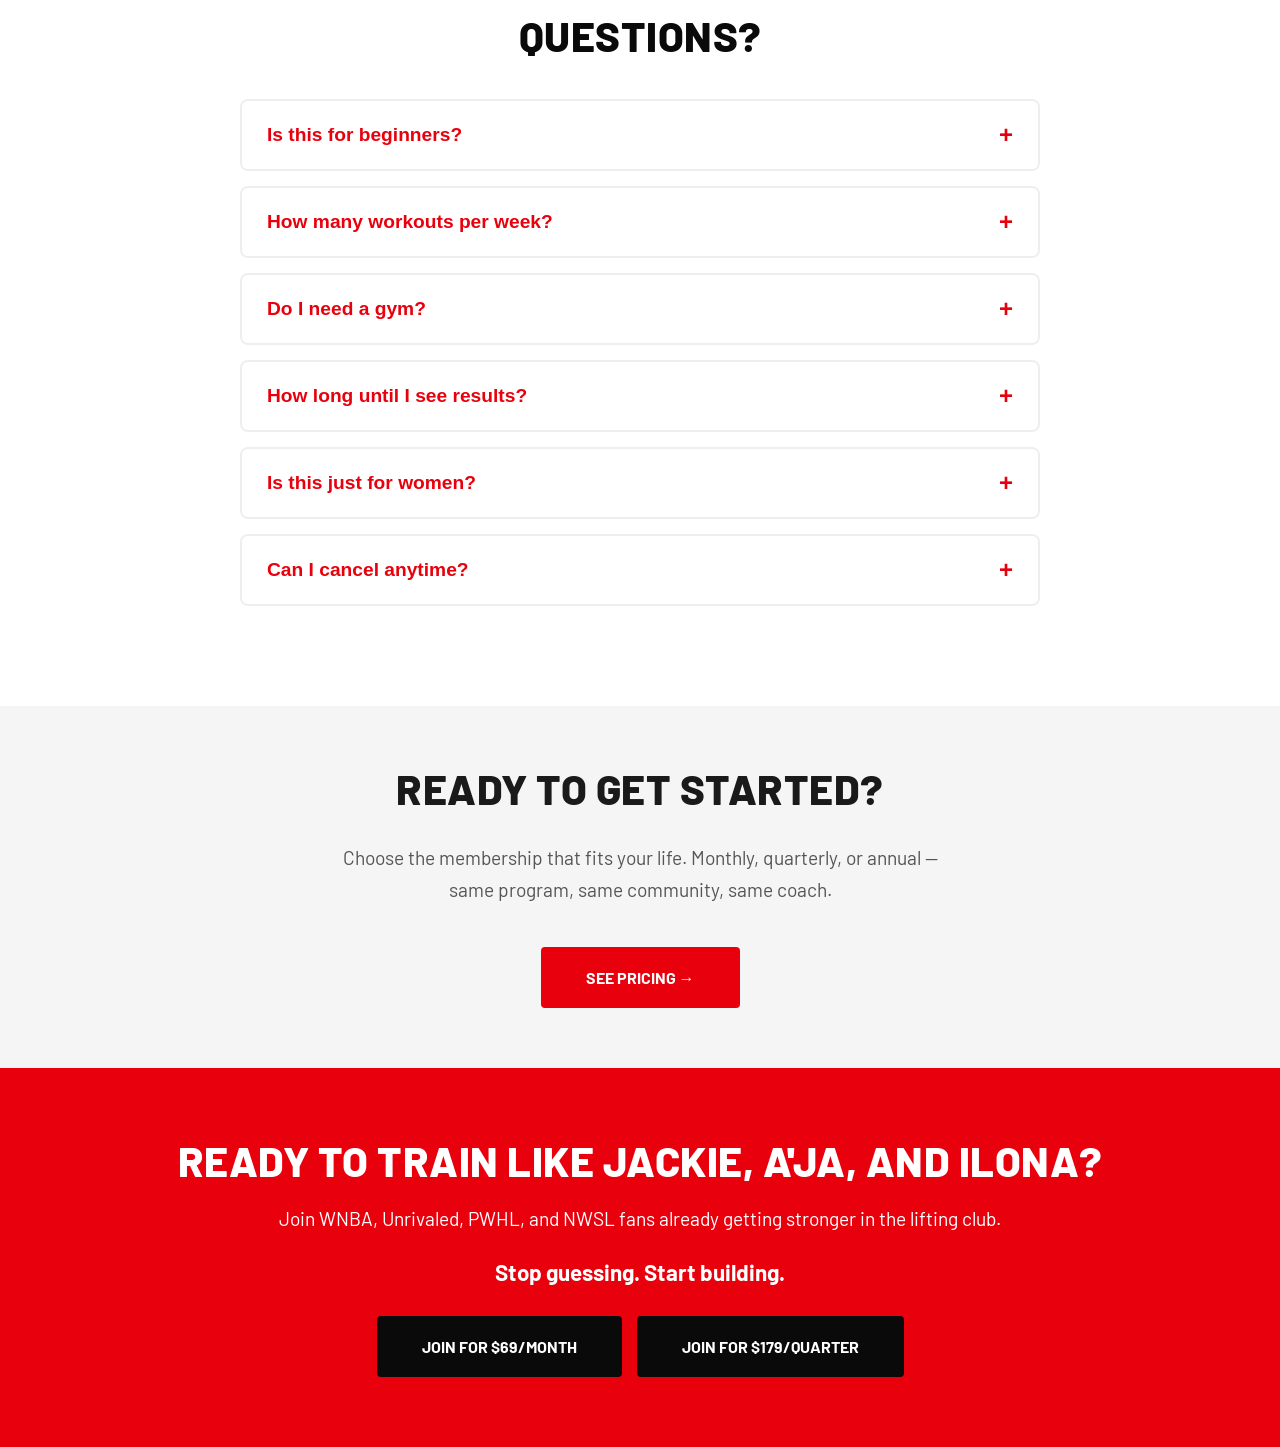
<file: program.html>
<!DOCTYPE html>
<html lang="en">

<head>
<meta charset="UTF-8">
<meta name="viewport" content="width=device-width, initial-scale=1.0">

<!-- Primary Meta Tags -->
<title>12-Week Strength Program for Women's Sports Fans | Sports Bra Strength</title>
<meta name="title" content="12-Week Strength Program for Women's Sports Fans | Sports Bra Strength">
<meta name="description" content="12-week progressive strength program. 3 workouts per week, gym and dumbbell versions, training app, direct coaching access from a former WNBA strength coach. Built for women's sports fans.">
<meta name="keywords" content="12-week strength program, women's sports fan workout, WNBA training program, strength program for women, dumbbell strength program, lifting program women">
<meta name="author" content="Christen Strags">

<!-- Open Graph -->
<meta property="og:type" content="website">
<meta property="og:url" content="https://www.sportsbrastrength.com/program.html">
<meta property="og:title" content="The Program | Sports Bra Strength">
<meta property="og:description" content="12-week strength program. 3 workouts/week, gym and dumbbell versions, training app, direct coaching. Built by a former WNBA strength coach.">
<meta property="og:image" content="https://www.sportsbrastrength.com/Sports%20Bra%20Strength%20Logo.png">
<meta property="og:image:width" content="1200">
<meta property="og:image:height" content="630">

<!-- Twitter -->
<meta name="twitter:card" content="summary_large_image">
<meta name="twitter:title" content="12-Week Strength Program for Women's Sports Fans | Sports Bra Strength">
<meta name="twitter:description" content="Everything inside Sports Bra Strength — the 12-week program built by a former WNBA strength coach.">
<meta name="twitter:image" content="https://www.sportsbrastrength.com/Sports%20Bra%20Strength%20Logo.png">

<!-- Canonical -->
<link rel="canonical" href="https://www.sportsbrastrength.com/program.html">
<meta name="robots" content="index, follow">

<!-- Preconnect for performance -->
<link rel="preconnect" href="https://www.googletagmanager.com">
<link rel="preconnect" href="https://www.google-analytics.com">

<!-- Shared stylesheet -->
<link rel="stylesheet" href="style.css">

<!-- Google Analytics -->
<script async src="https://www.googletagmanager.com/gtag/js?id=G-JP5S0KCR9F"></script>
<script>
  window.dataLayer = window.dataLayer || [];
  function gtag(){dataLayer.push(arguments);}
  gtag('js', new Date());
  gtag('config', 'G-JP5S0KCR9F');
</script>

<!-- Structured Data -->
<script type="application/ld+json">
{
  "@context": "https://schema.org",
  "@type": "FAQPage",
  "mainEntity": [
    {
      "@type": "Question",
      "name": "Is this for beginners?",
      "acceptedAnswer": {
        "@type": "Answer",
        "text": "Best for women with some lifting experience. But I'll personally help you start where you are. The program meets you at your level."
      }
    },
    {
      "@type": "Question",
      "name": "How many workouts per week?",
      "acceptedAnswer": {
        "@type": "Answer",
        "text": "Three workouts (30-45 minutes each) with an optional 4th. Designed for real schedules. Miss one? Just pick back up."
      }
    },
    {
      "@type": "Question",
      "name": "Do I need a gym?",
      "acceptedAnswer": {
        "@type": "Answer",
        "text": "Nope. You get both gym and dumbbell-only versions. Need at least one lighter and one heavier set of dumbbells for DB-only."
      }
    },
    {
      "@type": "Question",
      "name": "How long until I see results?",
      "acceptedAnswer": {
        "@type": "Answer",
        "text": "You'll feel stronger within 2-3 weeks. Visible changes usually appear around week 8-12."
      }
    },
    {
      "@type": "Question",
      "name": "Is this just for women?",
      "acceptedAnswer": {
        "@type": "Answer",
        "text": "Nope. The only requirement is that you're a women's sports fan. We're an inclusive community — all are welcome here."
      }
    },
    {
      "@type": "Question",
      "name": "Can I cancel anytime?",
      "acceptedAnswer": {
        "@type": "Answer",
        "text": "Yes. Email info@christenstrags.com and we'll process your cancellation."
      }
    }
  ]
}
</script>
</head>

<body>

<a href="#main-content" class="skip-link">Skip to main content</a>

<!-- NAVIGATION -->
<nav class="site-nav" role="navigation" aria-label="Main navigation">
  <div class="nav-container">
    <button class="nav-toggle" aria-expanded="false" aria-controls="nav-menu" aria-label="Toggle navigation menu">
      <span></span>
      <span></span>
      <span></span>
    </button>
    <ul class="nav-links" id="nav-menu" role="list">
      <li><a href="index.html">Home</a></li>
      <li><a href="about.html">About</a></li>
      <li><a href="program.html" class="active" aria-current="page">Program</a></li>
      <li><a href="community.html">Community</a></li>
      <li><a href="pricing.html" class="nav-cta">Pricing</a></li>
    </ul>
  </div>
</nav>

<!-- PAGE HEADER -->
<header class="page-header" role="banner">
  <h1>The Program</h1>
  <p>Everything inside Sports Bra Strength — built by a former WNBA strength coach</p>
</header>

<!-- MAIN CONTENT -->
<main id="main-content">

<!-- WHAT YOU GET -->
<section class="what-you-get-section" aria-labelledby="features-heading">
  <h2 id="features-heading">Here's What You Get</h2>
  <div class="what-you-get-grid">
    <article class="feature-card">
      <h3>Progressive 12-Week Program</h3>
      <p>No guessing. A clear, periodized plan built by someone who trained the pros. Each week builds on the last — that's how real strength is made.</p>
    </article>
    <article class="feature-card">
      <h3>3 Workouts Per Week</h3>
      <p>30–45 minutes each, with an optional 4th session. Designed to fit a real schedule, not take it over. Miss one? Just pick back up.</p>
    </article>
    <article class="feature-card">
      <h3>Gym + Dumbbell Versions</h3>
      <p>Same program, two equipment paths. Full gym access or a couple of dumbbell sets — you're covered. Switch anytime.</p>
    </article>
    <article class="feature-card">
      <h3>Direct Coaching Access</h3>
      <p>Form checks. Questions. Modifications. Message directly through the app. You're not doing this alone — you have a former WNBA strength coach in your corner.</p>
    </article>
    <article class="feature-card">
      <h3>Training App + Community</h3>
      <p>Track workouts, log progress, and connect with other women's sports fans who lift. The community is part of what makes this work.</p>
    </article>
    <article class="feature-card">
      <h3>Start Immediately</h3>
      <p>No waiting for a cohort start date. Join today, train today. Access opens the moment you sign up.</p>
    </article>
  </div>
</section>

<!-- WHAT HAPPENS WHEN YOU JOIN -->
<section class="next-steps" aria-labelledby="next-steps-heading">
  <h2 id="next-steps-heading">Here's What Happens When You Join</h2>
  <div class="next-steps-list" role="list">
    <p role="listitem">Immediate access to the training app</p>
    <p role="listitem">Welcome email with setup instructions within 24 hours</p>
    <p role="listitem">Join the private community of women's sports fans who lift</p>
    <p role="listitem">Start training today — no waiting for a start date</p>
    <p role="listitem">Switch between gym and dumbbell versions anytime</p>
  </div>
</section>

<!-- FAQ -->
<section class="faq-section" aria-labelledby="faq-heading">
  <h2 id="faq-heading">Questions?</h2>
  <div class="faq-container">

    <div class="faq-item">
      <button class="faq-question" onclick="toggleFAQ(this)" aria-expanded="false" aria-controls="faq1">
        <span>Is this for beginners?</span>
        <span class="faq-icon" aria-hidden="true">+</span>
      </button>
      <div class="faq-answer" id="faq1">
        <p>Best for women with some lifting experience. But I'll personally help you start where you are. The program meets you at your level.</p>
      </div>
    </div>

    <div class="faq-item">
      <button class="faq-question" onclick="toggleFAQ(this)" aria-expanded="false" aria-controls="faq2">
        <span>How many workouts per week?</span>
        <span class="faq-icon" aria-hidden="true">+</span>
      </button>
      <div class="faq-answer" id="faq2">
        <p>Three workouts (30–45 minutes each) with an optional 4th. Designed for real schedules. Miss one? Just pick back up.</p>
      </div>
    </div>

    <div class="faq-item">
      <button class="faq-question" onclick="toggleFAQ(this)" aria-expanded="false" aria-controls="faq3">
        <span>Do I need a gym?</span>
        <span class="faq-icon" aria-hidden="true">+</span>
      </button>
      <div class="faq-answer" id="faq3">
        <p>Nope. You get both gym and dumbbell-only versions. Need at least one lighter and one heavier set of dumbbells for DB-only.</p>
      </div>
    </div>

    <div class="faq-item">
      <button class="faq-question" onclick="toggleFAQ(this)" aria-expanded="false" aria-controls="faq4">
        <span>How long until I see results?</span>
        <span class="faq-icon" aria-hidden="true">+</span>
      </button>
      <div class="faq-answer" id="faq4">
        <p>You'll feel stronger within 2–3 weeks. Visible changes usually appear around week 8–12.</p>
      </div>
    </div>

    <div class="faq-item">
      <button class="faq-question" onclick="toggleFAQ(this)" aria-expanded="false" aria-controls="faq5">
        <span>Is this just for women?</span>
        <span class="faq-icon" aria-hidden="true">+</span>
      </button>
      <div class="faq-answer" id="faq5">
        <p>Nope. The only requirement is that you're a women's sports fan. We're an inclusive community — all are welcome here.</p>
      </div>
    </div>

    <div class="faq-item">
      <button class="faq-question" onclick="toggleFAQ(this)" aria-expanded="false" aria-controls="faq6">
        <span>Can I cancel anytime?</span>
        <span class="faq-icon" aria-hidden="true">+</span>
      </button>
      <div class="faq-answer" id="faq6">
        <p>Yes. Email info@christenstrags.com and we'll process your cancellation.</p>
      </div>
    </div>

  </div>
</section>

<!-- CTA TO PRICING -->
<section style="background:#f5f5f5; padding:60px 20px; text-align:center;">
  <h2 style="color:#1a1a1a;">Ready to Get Started?</h2>
  <p style="font-size:1.2rem; max-width:600px; margin:0 auto 30px; color:#555; line-height:1.7;">
    Choose the membership that fits your life. Monthly, quarterly, or annual — same program, same community, same coach.
  </p>
  <a href="pricing.html" class="cta-button" aria-label="See pricing tiers and join Sports Bra Strength">See Pricing →</a>
</section>

</main>

<!-- FOOTER CTA -->
<footer class="footer-cta" role="contentinfo">
  <h2>Ready to Train Like Jackie, A'ja, and Ilona?</h2>
  <p>Join WNBA, Unrivaled, PWHL, and NWSL fans already getting stronger in the lifting club.</p>
  <p class="big">Stop guessing. Start building.</p>
  <div class="cta-group">
    <a href="https://buy.stripe.com/28E14mdkPfpdgqm8Bg0RG0Y" class="cta-button" onclick="gtag('event','click',{event_category:'Button', event_label:'Footer Monthly - Program'});" aria-label="Join monthly membership for 69 dollars per month">Join for $69/Month</a>
    <a href="https://buy.stripe.com/4gM6oG2Gbdh54HE04K0RG0V" class="cta-button" onclick="gtag('event','click',{event_category:'Button', event_label:'Footer Quarterly - Program'});" aria-label="Join quarterly membership for 179 dollars every 3 months">Join for $179/Quarter</a>
  </div>
</footer>

<script>
function toggleFAQ(element) {
  const answer = element.nextElementSibling;
  const allQuestions = document.querySelectorAll('.faq-question');
  const allAnswers = document.querySelectorAll('.faq-answer');
  const isExpanded = element.getAttribute('aria-expanded') === 'true';

  allQuestions.forEach(q => {
    if (q !== element) {
      q.classList.remove('active');
      q.setAttribute('aria-expanded', 'false');
    }
  });
  allAnswers.forEach(a => {
    if (a !== answer) a.classList.remove('active');
  });

  if (isExpanded) {
    element.classList.remove('active');
    element.setAttribute('aria-expanded', 'false');
    answer.classList.remove('active');
  } else {
    element.classList.add('active');
    element.setAttribute('aria-expanded', 'true');
    answer.classList.add('active');
  }
}

document.addEventListener('DOMContentLoaded', function() {
  const toggle = document.querySelector('.nav-toggle');
  const menu = document.getElementById('nav-menu');
  if (toggle && menu) {
    toggle.addEventListener('click', function() {
      const expanded = toggle.getAttribute('aria-expanded') === 'true';
      toggle.setAttribute('aria-expanded', String(!expanded));
      menu.classList.toggle('open');
    });
  }

  const faqButtons = document.querySelectorAll('.faq-question');
  faqButtons.forEach(button => {
    button.addEventListener('keydown', function(e) {
      if (e.key === 'Enter' || e.key === ' ') {
        e.preventDefault();
        toggleFAQ(this);
      }
    });
  });
});
</script>

</body>
</html>
</file>
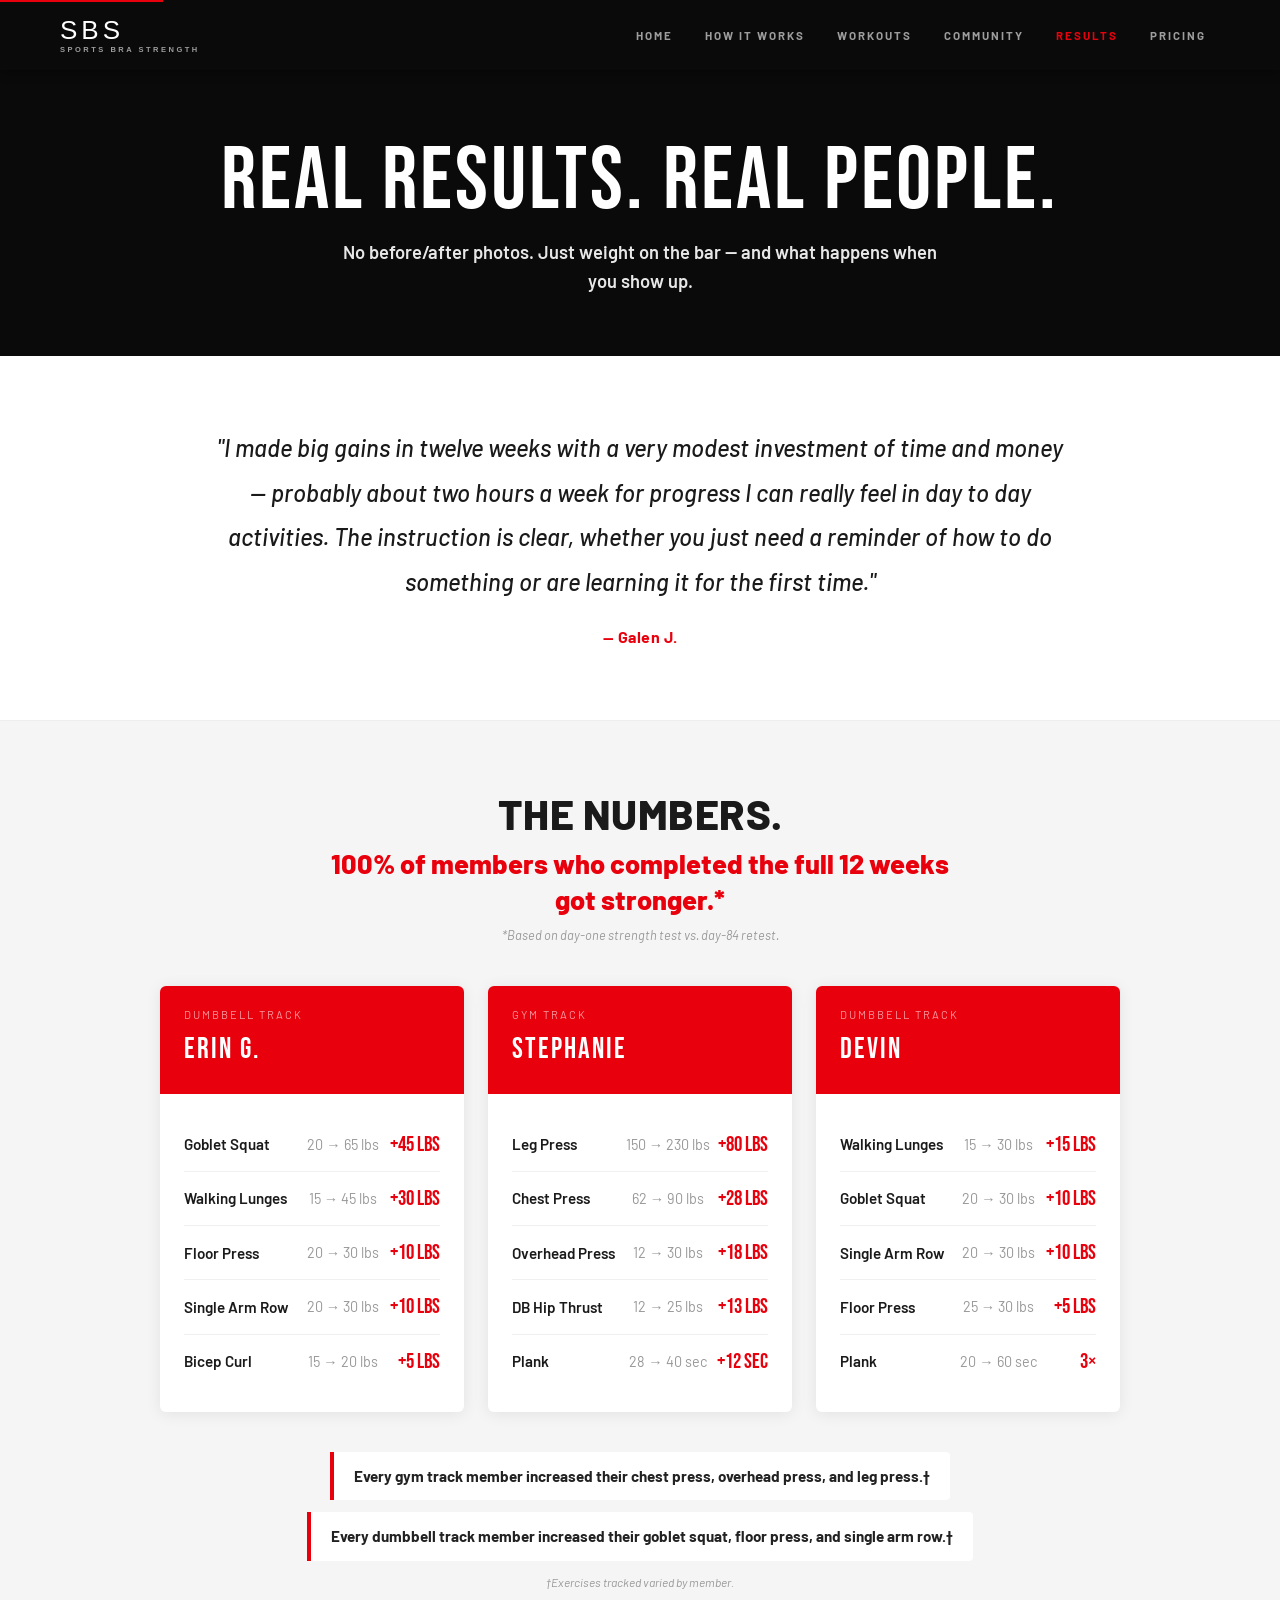
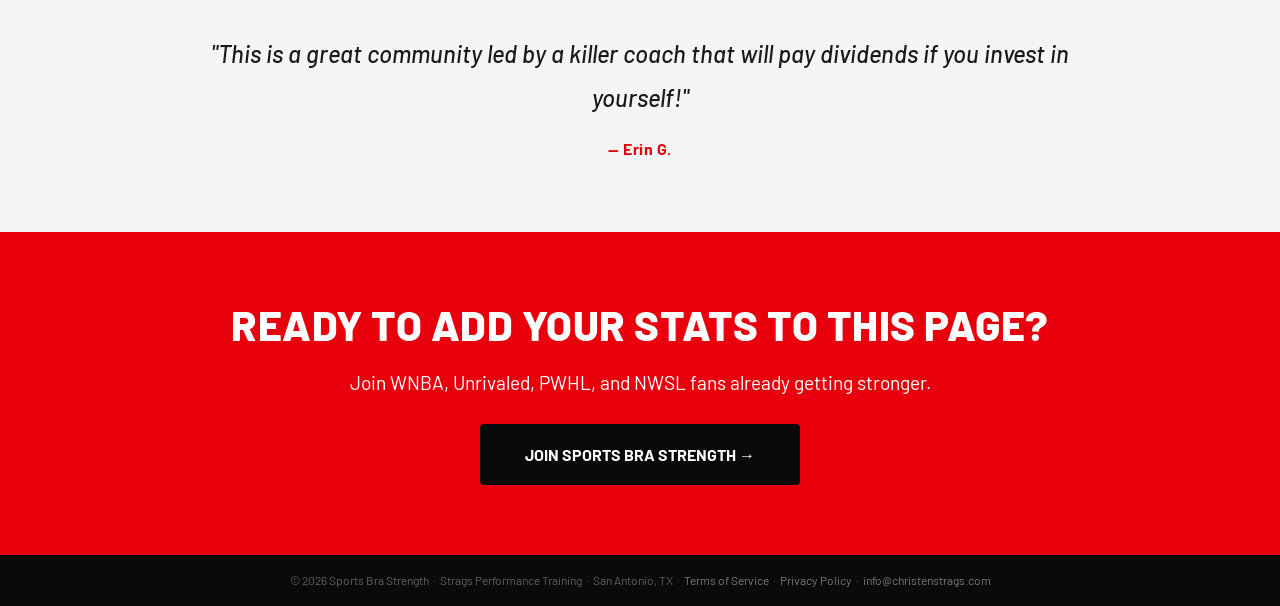
<file: results.html>
<!DOCTYPE html>
<html lang="en">

<head>
<meta charset="UTF-8">
<meta name="viewport" content="width=device-width, initial-scale=1.0">

<!-- Primary Meta Tags -->
<title>Results | Sports Bra Strength</title>
<meta name="title" content="Results | Sports Bra Strength">
<meta name="description" content="Real results from real Sports Bra Strength members. Every cohort tests on day one and retests on day 84. These are the numbers.">
<meta name="keywords" content="Sports Bra Strength results, cohort 1, strength gains, WNBA fan workout results, women's sports fan fitness results, dumbbell strength program results">
<meta name="author" content="Christen Strags">

<!-- Open Graph -->
<meta property="og:type" content="website">
<meta property="og:url" content="https://www.sportsbrastrength.com/results.html">
<meta property="og:title" content="Results | Sports Bra Strength">
<meta property="og:description" content="Real results from real members. No before/after photos. Just weight on the bar — and what happens when you show up.">
<meta property="og:image" content="https://www.sportsbrastrength.com/sbs-social-preview.png">
<meta property="og:image:width" content="1200">
<meta property="og:image:height" content="630">

<!-- Twitter -->
<meta name="twitter:card" content="summary_large_image">
<meta name="twitter:title" content="Results | Sports Bra Strength">
<meta name="twitter:description" content="Real results from real members. No before/after photos. Just weight on the bar — and what happens when you show up.">
<meta name="twitter:image" content="https://www.sportsbrastrength.com/sbs-social-preview.png">

<!-- Canonical -->
<link rel="canonical" href="https://www.sportsbrastrength.com/results.html">
<meta name="robots" content="index, follow">

<!-- Preconnect for performance -->
<link rel="preconnect" href="https://www.googletagmanager.com">
<link rel="preconnect" href="https://www.google-analytics.com">

<!-- Shared stylesheet -->
<link rel="stylesheet" href="style.css">

<!-- Google Analytics -->
<script async src="https://www.googletagmanager.com/gtag/js?id=G-JP5S0KCR9F"></script>
<script>
  window.dataLayer = window.dataLayer || [];
  function gtag(){dataLayer.push(arguments);}
  gtag('js', new Date());
  gtag('config', 'G-JP5S0KCR9F');
</script>

<!-- Structured Data -->
<script type="application/ld+json">
{
  "@context": "https://schema.org",
  "@type": "WebPage",
  "name": "Results",
  "description": "Real strength results from Sports Bra Strength members across a 12-week program.",
  "url": "https://www.sportsbrastrength.com/results.html",
  "isPartOf": {
    "@type": "WebSite",
    "name": "Sports Bra Strength",
    "url": "https://www.sportsbrastrength.com"
  }
}
</script>
</head>

<body>

<a href="#main-content" class="skip-link">Skip to main content</a>

<!-- NAVIGATION -->
<nav class="site-nav" role="navigation" aria-label="Main navigation">
  <div class="nav-container">
    <a href="index.html" class="nav-logo-text"><span class="nav-logo-sbs">SBS</span><span class="nav-logo-full">Sports Bra Strength</span></a>
    <button class="nav-toggle" aria-expanded="false" aria-controls="nav-menu" aria-label="Toggle navigation menu">
      <span></span>
      <span></span>
      <span></span>
    </button>
    <ul class="nav-links" id="nav-menu" role="list">
      <li><a href="index.html">Home</a></li>
      <li><a href="about.html">How It Works</a></li>
      <li><a href="workouts.html">Workouts</a></li>
      <li><a href="community.html">Community</a></li>
      <li><a href="results.html" class="active" aria-current="page">Results</a></li>
      <li><a href="pricing.html">Pricing</a></li>
    </ul>
  </div>
</nav>

<!-- PAGE HEADER -->
<header class="page-header" role="banner">
  <h1>Real Results. Real People.</h1>
  <p>No before/after photos. Just weight on the bar — and what happens when you show up.</p>
</header>

<!-- MAIN CONTENT -->
<main id="main-content">

<!-- LEAD QUOTE -->
<section style="background:#fff; padding:70px 40px; text-align:center; border-bottom:1px solid #eee;" aria-label="Member testimonial">
  <p style="font-size:clamp(1.15rem,2.5vw,1.5rem); font-style:italic; line-height:1.85; max-width:860px; margin:0 auto 20px; font-weight:500; color:#1a1a1a;">"I made big gains in twelve weeks with a very modest investment of time and money — probably about two hours a week for progress I can really feel in day to day activities. The instruction is clear, whether you just need a reminder of how to do something or are learning it for the first time."</p>
  <p style="font-weight:700; font-size:1rem; color:#E8000D; letter-spacing:0.5px;">— Galen J.</p>
</section>

<!-- STATS SECTION -->
<section style="background:#f5f5f5; padding:70px 20px; text-align:center;" aria-labelledby="stats-heading">
  <h2 id="stats-heading" style="color:#1a1a1a; margin-bottom:10px;">The Numbers.</h2>
  <p style="font-size:clamp(1.2rem,2.5vw,1.7rem); font-weight:800; color:#E8000D; line-height:1.3; max-width:640px; margin:0 auto 8px;">100% of members who completed the full 12 weeks got stronger.*</p>
  <p style="font-size:0.8rem; color:#999; font-style:italic; margin-bottom:40px;">*Based on day-one strength test vs. day-84 retest.</p>

  <div style="display:grid; grid-template-columns:repeat(auto-fit,minmax(300px,1fr)); gap:24px; max-width:960px; margin:40px auto 0; text-align:left;">

    <!-- Erin G. — DB Track -->
    <div style="background:white; border-radius:6px; overflow:hidden; box-shadow:0 2px 16px rgba(0,0,0,0.08);">
      <div style="background:#E8000D; color:white; padding:20px 24px;">
        <p style="font-size:0.7rem; text-transform:uppercase; letter-spacing:2px; color:rgba(255,255,255,0.6); margin-bottom:4px;">Dumbbell Track</p>
        <p style="font-family:'Bebas Neue',sans-serif; font-size:1.8rem; letter-spacing:2px;">Erin G.</p>
      </div>
      <div style="padding:24px;">
        <table style="width:100%; border-collapse:collapse;">
          <tr style="border-bottom:1px solid #f0f0f0;">
            <td style="padding:10px 0; font-weight:600; color:#1a1a1a; font-size:0.95rem;">Goblet Squat</td>
            <td style="padding:10px 0; color:#999; font-size:0.9rem; text-align:center;">20 → 65 lbs</td>
            <td style="padding:10px 0; font-family:'Bebas Neue',sans-serif; font-size:1.3rem; color:#E8000D; text-align:right;">+45 lbs</td>
          </tr>
          <tr style="border-bottom:1px solid #f0f0f0;">
            <td style="padding:10px 0; font-weight:600; color:#1a1a1a; font-size:0.95rem;">Walking Lunges</td>
            <td style="padding:10px 0; color:#999; font-size:0.9rem; text-align:center;">15 → 45 lbs</td>
            <td style="padding:10px 0; font-family:'Bebas Neue',sans-serif; font-size:1.3rem; color:#E8000D; text-align:right;">+30 lbs</td>
          </tr>
          <tr style="border-bottom:1px solid #f0f0f0;">
            <td style="padding:10px 0; font-weight:600; color:#1a1a1a; font-size:0.95rem;">Floor Press</td>
            <td style="padding:10px 0; color:#999; font-size:0.9rem; text-align:center;">20 → 30 lbs</td>
            <td style="padding:10px 0; font-family:'Bebas Neue',sans-serif; font-size:1.3rem; color:#E8000D; text-align:right;">+10 lbs</td>
          </tr>
          <tr style="border-bottom:1px solid #f0f0f0;">
            <td style="padding:10px 0; font-weight:600; color:#1a1a1a; font-size:0.95rem;">Single Arm Row</td>
            <td style="padding:10px 0; color:#999; font-size:0.9rem; text-align:center;">20 → 30 lbs</td>
            <td style="padding:10px 0; font-family:'Bebas Neue',sans-serif; font-size:1.3rem; color:#E8000D; text-align:right;">+10 lbs</td>
          </tr>
          <tr>
            <td style="padding:10px 0; font-weight:600; color:#1a1a1a; font-size:0.95rem;">Bicep Curl</td>
            <td style="padding:10px 0; color:#999; font-size:0.9rem; text-align:center;">15 → 20 lbs</td>
            <td style="padding:10px 0; font-family:'Bebas Neue',sans-serif; font-size:1.3rem; color:#E8000D; text-align:right;">+5 lbs</td>
          </tr>
        </table>
      </div>
    </div>

    <!-- Stephanie — Gym Track -->
    <div style="background:white; border-radius:6px; overflow:hidden; box-shadow:0 2px 16px rgba(0,0,0,0.08);">
      <div style="background:#E8000D; color:white; padding:20px 24px;">
        <p style="font-size:0.7rem; text-transform:uppercase; letter-spacing:2px; color:rgba(255,255,255,0.6); margin-bottom:4px;">Gym Track</p>
        <p style="font-family:'Bebas Neue',sans-serif; font-size:1.8rem; letter-spacing:2px;">Stephanie</p>
      </div>
      <div style="padding:24px;">
        <table style="width:100%; border-collapse:collapse;">
          <tr style="border-bottom:1px solid #f0f0f0;">
            <td style="padding:10px 0; font-weight:600; color:#1a1a1a; font-size:0.95rem;">Leg Press</td>
            <td style="padding:10px 0; color:#999; font-size:0.9rem; text-align:center;">150 → 230 lbs</td>
            <td style="padding:10px 0; font-family:'Bebas Neue',sans-serif; font-size:1.3rem; color:#E8000D; text-align:right;">+80 lbs</td>
          </tr>
          <tr style="border-bottom:1px solid #f0f0f0;">
            <td style="padding:10px 0; font-weight:600; color:#1a1a1a; font-size:0.95rem;">Chest Press</td>
            <td style="padding:10px 0; color:#999; font-size:0.9rem; text-align:center;">62 → 90 lbs</td>
            <td style="padding:10px 0; font-family:'Bebas Neue',sans-serif; font-size:1.3rem; color:#E8000D; text-align:right;">+28 lbs</td>
          </tr>
          <tr style="border-bottom:1px solid #f0f0f0;">
            <td style="padding:10px 0; font-weight:600; color:#1a1a1a; font-size:0.95rem;">Overhead Press</td>
            <td style="padding:10px 0; color:#999; font-size:0.9rem; text-align:center;">12 → 30 lbs</td>
            <td style="padding:10px 0; font-family:'Bebas Neue',sans-serif; font-size:1.3rem; color:#E8000D; text-align:right;">+18 lbs</td>
          </tr>
          <tr style="border-bottom:1px solid #f0f0f0;">
            <td style="padding:10px 0; font-weight:600; color:#1a1a1a; font-size:0.95rem;">DB Hip Thrust</td>
            <td style="padding:10px 0; color:#999; font-size:0.9rem; text-align:center;">12 → 25 lbs</td>
            <td style="padding:10px 0; font-family:'Bebas Neue',sans-serif; font-size:1.3rem; color:#E8000D; text-align:right;">+13 lbs</td>
          </tr>
          <tr>
            <td style="padding:10px 0; font-weight:600; color:#1a1a1a; font-size:0.95rem;">Plank</td>
            <td style="padding:10px 0; color:#999; font-size:0.9rem; text-align:center;">28 → 40 sec</td>
            <td style="padding:10px 0; font-family:'Bebas Neue',sans-serif; font-size:1.3rem; color:#E8000D; text-align:right;">+12 sec</td>
          </tr>
        </table>
      </div>
    </div>

    <!-- Devin — DB Track -->
    <div style="background:white; border-radius:6px; overflow:hidden; box-shadow:0 2px 16px rgba(0,0,0,0.08);">
      <div style="background:#E8000D; color:white; padding:20px 24px;">
        <p style="font-size:0.7rem; text-transform:uppercase; letter-spacing:2px; color:rgba(255,255,255,0.6); margin-bottom:4px;">Dumbbell Track</p>
        <p style="font-family:'Bebas Neue',sans-serif; font-size:1.8rem; letter-spacing:2px;">Devin</p>
      </div>
      <div style="padding:24px;">
        <table style="width:100%; border-collapse:collapse;">
          <tr style="border-bottom:1px solid #f0f0f0;">
            <td style="padding:10px 0; font-weight:600; color:#1a1a1a; font-size:0.95rem;">Walking Lunges</td>
            <td style="padding:10px 0; color:#999; font-size:0.9rem; text-align:center;">15 → 30 lbs</td>
            <td style="padding:10px 0; font-family:'Bebas Neue',sans-serif; font-size:1.3rem; color:#E8000D; text-align:right;">+15 lbs</td>
          </tr>
          <tr style="border-bottom:1px solid #f0f0f0;">
            <td style="padding:10px 0; font-weight:600; color:#1a1a1a; font-size:0.95rem;">Goblet Squat</td>
            <td style="padding:10px 0; color:#999; font-size:0.9rem; text-align:center;">20 → 30 lbs</td>
            <td style="padding:10px 0; font-family:'Bebas Neue',sans-serif; font-size:1.3rem; color:#E8000D; text-align:right;">+10 lbs</td>
          </tr>
          <tr style="border-bottom:1px solid #f0f0f0;">
            <td style="padding:10px 0; font-weight:600; color:#1a1a1a; font-size:0.95rem;">Single Arm Row</td>
            <td style="padding:10px 0; color:#999; font-size:0.9rem; text-align:center;">20 → 30 lbs</td>
            <td style="padding:10px 0; font-family:'Bebas Neue',sans-serif; font-size:1.3rem; color:#E8000D; text-align:right;">+10 lbs</td>
          </tr>
          <tr style="border-bottom:1px solid #f0f0f0;">
            <td style="padding:10px 0; font-weight:600; color:#1a1a1a; font-size:0.95rem;">Floor Press</td>
            <td style="padding:10px 0; color:#999; font-size:0.9rem; text-align:center;">25 → 30 lbs</td>
            <td style="padding:10px 0; font-family:'Bebas Neue',sans-serif; font-size:1.3rem; color:#E8000D; text-align:right;">+5 lbs</td>
          </tr>
          <tr>
            <td style="padding:10px 0; font-weight:600; color:#1a1a1a; font-size:0.95rem;">Plank</td>
            <td style="padding:10px 0; color:#999; font-size:0.9rem; text-align:center;">20 → 60 sec</td>
            <td style="padding:10px 0; font-family:'Bebas Neue',sans-serif; font-size:1.3rem; color:#E8000D; text-align:right;">3×</td>
          </tr>
        </table>
      </div>
    </div>

  </div>

  <div style="display:flex; flex-wrap:wrap; justify-content:center; gap:12px; max-width:820px; margin:40px auto 0;">
    <p style="font-size:0.95rem; font-weight:700; color:#222; background:white; padding:12px 20px; border-left:4px solid #E8000D; border-radius:0 4px 4px 0; text-align:left; margin:0;">Every gym track member increased their chest press, overhead press, and leg press.†</p>
    <p style="font-size:0.95rem; font-weight:700; color:#222; background:white; padding:12px 20px; border-left:4px solid #E8000D; border-radius:0 4px 4px 0; text-align:left; margin:0;">Every dumbbell track member increased their goblet squat, floor press, and single arm row.†</p>
    <p style="font-size:0.75rem; color:#999; font-style:italic; width:100%; margin:0;">†Exercises tracked varied by member.</p>
  </div>

  <div style="max-width:860px; margin:40px auto 0; text-align:center;">
    <p style="font-size:clamp(1.15rem,2.5vw,1.5rem); font-style:italic; line-height:1.85; font-weight:500; color:#1a1a1a; margin-bottom:16px;">"This is a great community led by a killer coach that will pay dividends if you invest in yourself!"</p>
    <p style="font-weight:700; font-size:1rem; color:#E8000D; letter-spacing:0.5px;">— Erin G.</p>
  </div>
</section>



</main>

<!-- FOOTER CTA -->
<footer class="footer-cta" role="contentinfo">
  <h2>Ready to Add Your Stats to This Page?</h2>
  <p>Join WNBA, Unrivaled, PWHL, and NWSL fans already getting stronger.</p>
  <div class="cta-group">
    <a href="pricing.html" class="cta-button" aria-label="See pricing and join Sports Bra Strength">Join Sports Bra Strength →</a>
  </div>
</footer>

<div style="background:#0a0a0a;text-align:center;padding:16px 48px;font-size:12px;color:rgba(255,255,255,0.35);">
  <p>© 2026 Sports Bra Strength &nbsp;·&nbsp; Strags Performance Training &nbsp;·&nbsp; San Antonio, TX &nbsp;·&nbsp; <a href="terms.html" style="color:rgba(255,255,255,0.45);text-decoration:none;">Terms of Service</a> &nbsp;·&nbsp; <a href="privacy.html" style="color:rgba(255,255,255,0.45);text-decoration:none;">Privacy Policy</a> &nbsp;·&nbsp; <a href="mailto:info@christenstrags.com" style="color:rgba(255,255,255,0.45);text-decoration:none;">info@christenstrags.com</a></p>
</div>

<script>
document.addEventListener('DOMContentLoaded', function() {
  const toggle = document.querySelector('.nav-toggle');
  const menu = document.getElementById('nav-menu');
  if (toggle && menu) {
    toggle.addEventListener('click', function() {
      const expanded = toggle.getAttribute('aria-expanded') === 'true';
      toggle.setAttribute('aria-expanded', String(!expanded));
      menu.classList.toggle('open');
    });
  }
});
</script>

</body>
</html>
</file>
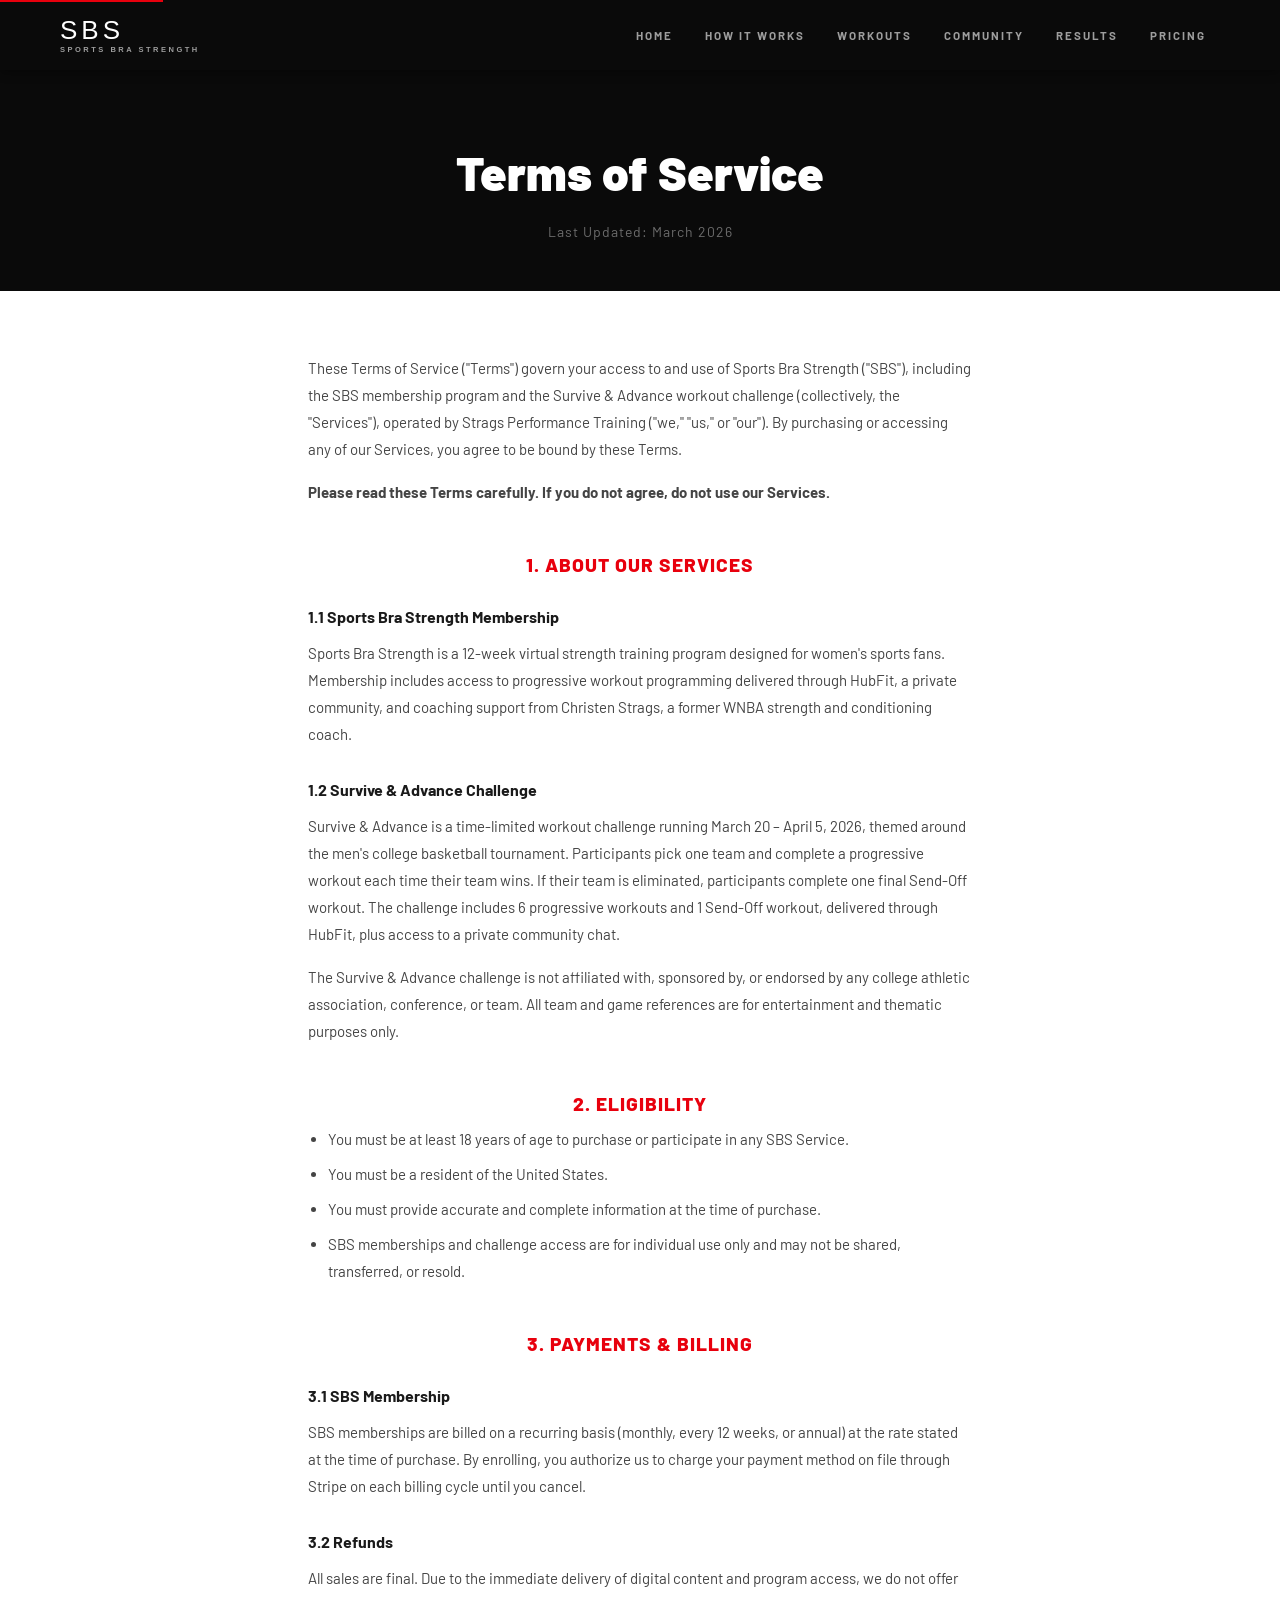
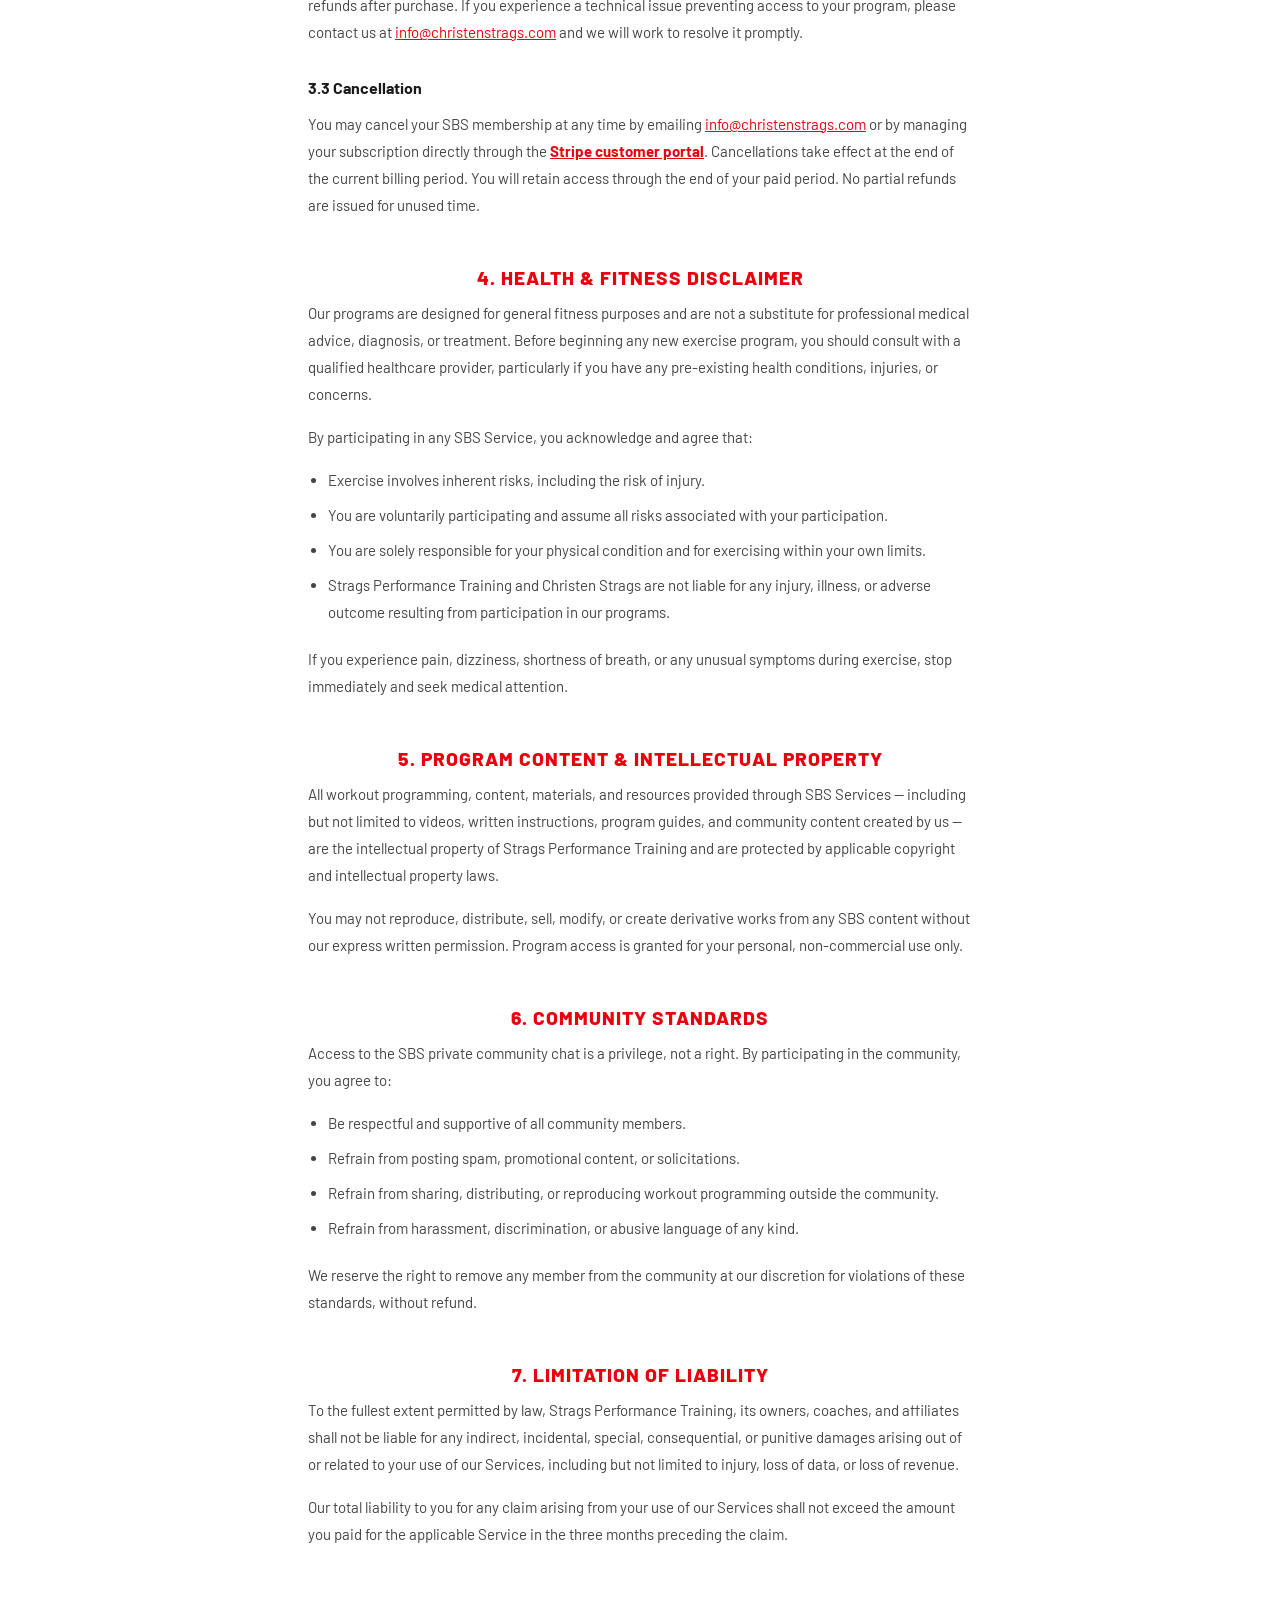
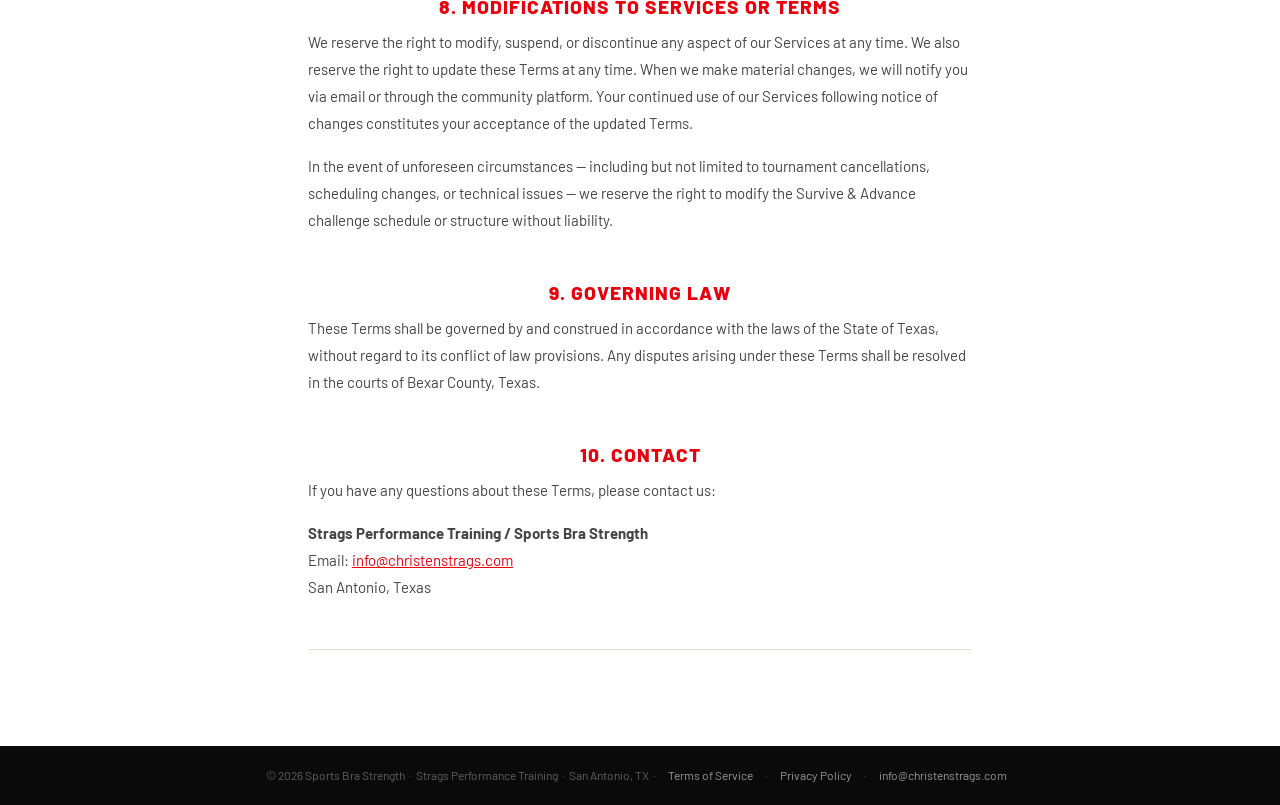
<file: terms.html>
<!DOCTYPE html>
<html lang="en">
<head>
<meta charset="UTF-8">
<meta name="viewport" content="width=device-width, initial-scale=1.0">
<title>Terms of Service | Sports Bra Strength</title>
<meta name="description" content="Terms of Service for Sports Bra Strength and the Survive & Advance challenge, operated by Strags Performance Training.">
<meta name="robots" content="noindex, follow">
<link rel="canonical" href="https://www.sportsbrastrength.com/terms.html">
<link rel="stylesheet" href="style.css">
<link rel="preconnect" href="https://www.googletagmanager.com">
<script async src="https://www.googletagmanager.com/gtag/js?id=G-JP5S0KCR9F"></script>
<script>
  window.dataLayer = window.dataLayer || [];
  function gtag(){dataLayer.push(arguments);}
  gtag('js', new Date());
  gtag('config', 'G-JP5S0KCR9F');
</script>
<style>
  .legal-hero {
    background: #0a0a0a;
    padding: 64px 48px 48px;
    text-align: center;
  }
  .legal-hero h1 {
    font-size: clamp(2rem, 5vw, 3rem);
    color: #fff;
    margin-bottom: 10px;
    font-weight: 900;
  }
  .legal-hero p {
    font-size: 14px;
    color: rgba(255,255,255,0.4);
    letter-spacing: 1px;
  }
  .legal-body {
    max-width: 760px;
    margin: 0 auto;
    padding: 64px 48px 96px;
    color: #1a1a1a;
    font-size: 15px;
    line-height: 1.8;
  }
  .legal-body h2 {
    font-size: 1.2rem;
    font-weight: 800;
    color: #E8000D;
    margin: 48px 0 12px;
    text-transform: uppercase;
    letter-spacing: 1px;
  }
  .legal-body h3 {
    font-size: 1rem;
    font-weight: 700;
    color: #1a1a1a;
    margin: 28px 0 8px;
  }
  .legal-body p {
    margin-bottom: 16px;
    color: #444;
  }
  .legal-body ul {
    margin: 0 0 20px 20px;
    color: #444;
  }
  .legal-body ul li {
    margin-bottom: 8px;
  }
  .legal-body a {
    color: #E8000D;
    text-decoration: underline;
  }
  .legal-divider {
    border: none;
    border-top: 1px solid #e8e2da;
    margin: 48px 0 0;
  }
  .legal-footer-bar {
    background: #0a0a0a;
    text-align: center;
    padding: 20px 48px;
    font-size: 12px;
    color: rgba(255,255,255,0.35);
  }
  .legal-footer-bar a {
    color: #999;
    text-decoration: none;
    margin: 0 8px;
  }
  .legal-footer-bar a:hover { color: #fff; }
  @media (max-width: 768px) {
    .legal-hero { padding: 48px 24px 36px; }
    .legal-body { padding: 40px 24px 64px; }
    .legal-footer-bar { padding: 20px 24px; }
  }
</style>
</head>
<body>
<a href="#main-content" class="skip-link">Skip to main content</a>

<nav class="site-nav" role="navigation" aria-label="Main navigation">
  <div class="nav-container">
    <a href="index.html" class="nav-logo-text"><span class="nav-logo-sbs">SBS</span><span class="nav-logo-full">Sports Bra Strength</span></a>
    <button class="nav-toggle" aria-expanded="false" aria-controls="nav-menu" aria-label="Toggle navigation menu">
      <span></span>
      <span></span>
      <span></span>
    </button>
    <ul class="nav-links" id="nav-menu" role="list">
      <li><a href="index.html">Home</a></li>
      <li><a href="about.html">How It Works</a></li>
      <li><a href="workouts.html">Workouts</a></li>
      <li><a href="community.html">Community</a></li>
      <li><a href="results.html">Results</a></li>
      <li><a href="pricing.html">Pricing</a></li>
    </ul>
  </div>
</nav>

<div class="legal-hero">
  <h1>Terms of Service</h1>
  <p>Last Updated: March 2026</p>
</div>

<main class="legal-body" id="main-content">

  <p>These Terms of Service ("Terms") govern your access to and use of Sports Bra Strength ("SBS"), including the SBS membership program and the Survive &amp; Advance workout challenge (collectively, the "Services"), operated by Strags Performance Training ("we," "us," or "our"). By purchasing or accessing any of our Services, you agree to be bound by these Terms.</p>
  <p><strong>Please read these Terms carefully. If you do not agree, do not use our Services.</strong></p>

  <h2>1. About Our Services</h2>

  <h3>1.1 Sports Bra Strength Membership</h3>
  <p>Sports Bra Strength is a 12-week virtual strength training program designed for women's sports fans. Membership includes access to progressive workout programming delivered through HubFit, a private community, and coaching support from Christen Strags, a former WNBA strength and conditioning coach.</p>

  <h3>1.2 Survive &amp; Advance Challenge</h3>
  <p>Survive &amp; Advance is a time-limited workout challenge running March 20 – April 5, 2026, themed around the men's college basketball tournament. Participants pick one team and complete a progressive workout each time their team wins. If their team is eliminated, participants complete one final Send-Off workout. The challenge includes 6 progressive workouts and 1 Send-Off workout, delivered through HubFit, plus access to a private community chat.</p>
  <p>The Survive &amp; Advance challenge is not affiliated with, sponsored by, or endorsed by any college athletic association, conference, or team. All team and game references are for entertainment and thematic purposes only.</p>

  <h2>2. Eligibility</h2>
  <ul>
    <li>You must be at least 18 years of age to purchase or participate in any SBS Service.</li>
    <li>You must be a resident of the United States.</li>
    <li>You must provide accurate and complete information at the time of purchase.</li>
    <li>SBS memberships and challenge access are for individual use only and may not be shared, transferred, or resold.</li>
  </ul>

  <h2>3. Payments &amp; Billing</h2>

  <h3>3.1 SBS Membership</h3>
  <p>SBS memberships are billed on a recurring basis (monthly, every 12 weeks, or annual) at the rate stated at the time of purchase. By enrolling, you authorize us to charge your payment method on file through Stripe on each billing cycle until you cancel.</p>

  <h3>3.2 Refunds</h3>
  <p>All sales are final. Due to the immediate delivery of digital content and program access, we do not offer refunds after purchase. If you experience a technical issue preventing access to your program, please contact us at <a href="mailto:info@christenstrags.com">info@christenstrags.com</a> and we will work to resolve it promptly.</p>

  <h3>3.3 Cancellation</h3>
  <p>You may cancel your SBS membership at any time by emailing <a href="mailto:info@christenstrags.com">info@christenstrags.com</a> or by managing your subscription directly through the <a href="https://billing.stripe.com/p/login/8x228q5Snb8X2zwbNs0RG00" style="color:#E8000D; font-weight:700; text-decoration:underline;">Stripe customer portal</a>. Cancellations take effect at the end of the current billing period. You will retain access through the end of your paid period. No partial refunds are issued for unused time.</p>

  <h2>4. Health &amp; Fitness Disclaimer</h2>
  <p>Our programs are designed for general fitness purposes and are not a substitute for professional medical advice, diagnosis, or treatment. Before beginning any new exercise program, you should consult with a qualified healthcare provider, particularly if you have any pre-existing health conditions, injuries, or concerns.</p>
  <p>By participating in any SBS Service, you acknowledge and agree that:</p>
  <ul>
    <li>Exercise involves inherent risks, including the risk of injury.</li>
    <li>You are voluntarily participating and assume all risks associated with your participation.</li>
    <li>You are solely responsible for your physical condition and for exercising within your own limits.</li>
    <li>Strags Performance Training and Christen Strags are not liable for any injury, illness, or adverse outcome resulting from participation in our programs.</li>
  </ul>
  <p>If you experience pain, dizziness, shortness of breath, or any unusual symptoms during exercise, stop immediately and seek medical attention.</p>

  <h2>5. Program Content &amp; Intellectual Property</h2>
  <p>All workout programming, content, materials, and resources provided through SBS Services — including but not limited to videos, written instructions, program guides, and community content created by us — are the intellectual property of Strags Performance Training and are protected by applicable copyright and intellectual property laws.</p>
  <p>You may not reproduce, distribute, sell, modify, or create derivative works from any SBS content without our express written permission. Program access is granted for your personal, non-commercial use only.</p>

  <h2>6. Community Standards</h2>
  <p>Access to the SBS private community chat is a privilege, not a right. By participating in the community, you agree to:</p>
  <ul>
    <li>Be respectful and supportive of all community members.</li>
    <li>Refrain from posting spam, promotional content, or solicitations.</li>
    <li>Refrain from sharing, distributing, or reproducing workout programming outside the community.</li>
    <li>Refrain from harassment, discrimination, or abusive language of any kind.</li>
  </ul>
  <p>We reserve the right to remove any member from the community at our discretion for violations of these standards, without refund.</p>

  <h2>7. Limitation of Liability</h2>
  <p>To the fullest extent permitted by law, Strags Performance Training, its owners, coaches, and affiliates shall not be liable for any indirect, incidental, special, consequential, or punitive damages arising out of or related to your use of our Services, including but not limited to injury, loss of data, or loss of revenue.</p>
  <p>Our total liability to you for any claim arising from your use of our Services shall not exceed the amount you paid for the applicable Service in the three months preceding the claim.</p>

  <h2>8. Modifications to Services or Terms</h2>
  <p>We reserve the right to modify, suspend, or discontinue any aspect of our Services at any time. We also reserve the right to update these Terms at any time. When we make material changes, we will notify you via email or through the community platform. Your continued use of our Services following notice of changes constitutes your acceptance of the updated Terms.</p>
  <p>In the event of unforeseen circumstances — including but not limited to tournament cancellations, scheduling changes, or technical issues — we reserve the right to modify the Survive &amp; Advance challenge schedule or structure without liability.</p>

  <h2>9. Governing Law</h2>
  <p>These Terms shall be governed by and construed in accordance with the laws of the State of Texas, without regard to its conflict of law provisions. Any disputes arising under these Terms shall be resolved in the courts of Bexar County, Texas.</p>

  <h2>10. Contact</h2>
  <p>If you have any questions about these Terms, please contact us:</p>
  <p>
    <strong>Strags Performance Training / Sports Bra Strength</strong><br>
    Email: <a href="mailto:info@christenstrags.com">info@christenstrags.com</a><br>
    San Antonio, Texas
  </p>

  <hr class="legal-divider">

</main>

<div class="legal-footer-bar">
  <p>© 2026 Sports Bra Strength &nbsp;·&nbsp; Strags Performance Training &nbsp;·&nbsp; San Antonio, TX
    &nbsp;·&nbsp; <a href="terms.html">Terms of Service</a>
    &nbsp;·&nbsp; <a href="privacy.html">Privacy Policy</a>
    &nbsp;·&nbsp; <a href="mailto:info@christenstrags.com">info@christenstrags.com</a>
  </p>
</div>

<script>
document.addEventListener('DOMContentLoaded', function() {
  const toggle = document.querySelector('.nav-toggle');
  const menu = document.getElementById('nav-menu');
  if (toggle && menu) {
    toggle.addEventListener('click', function() {
      const expanded = toggle.getAttribute('aria-expanded') === 'true';
      toggle.setAttribute('aria-expanded', String(!expanded));
      menu.classList.toggle('open');
    });
  }
});
</script>

</body>
</html>
</file>
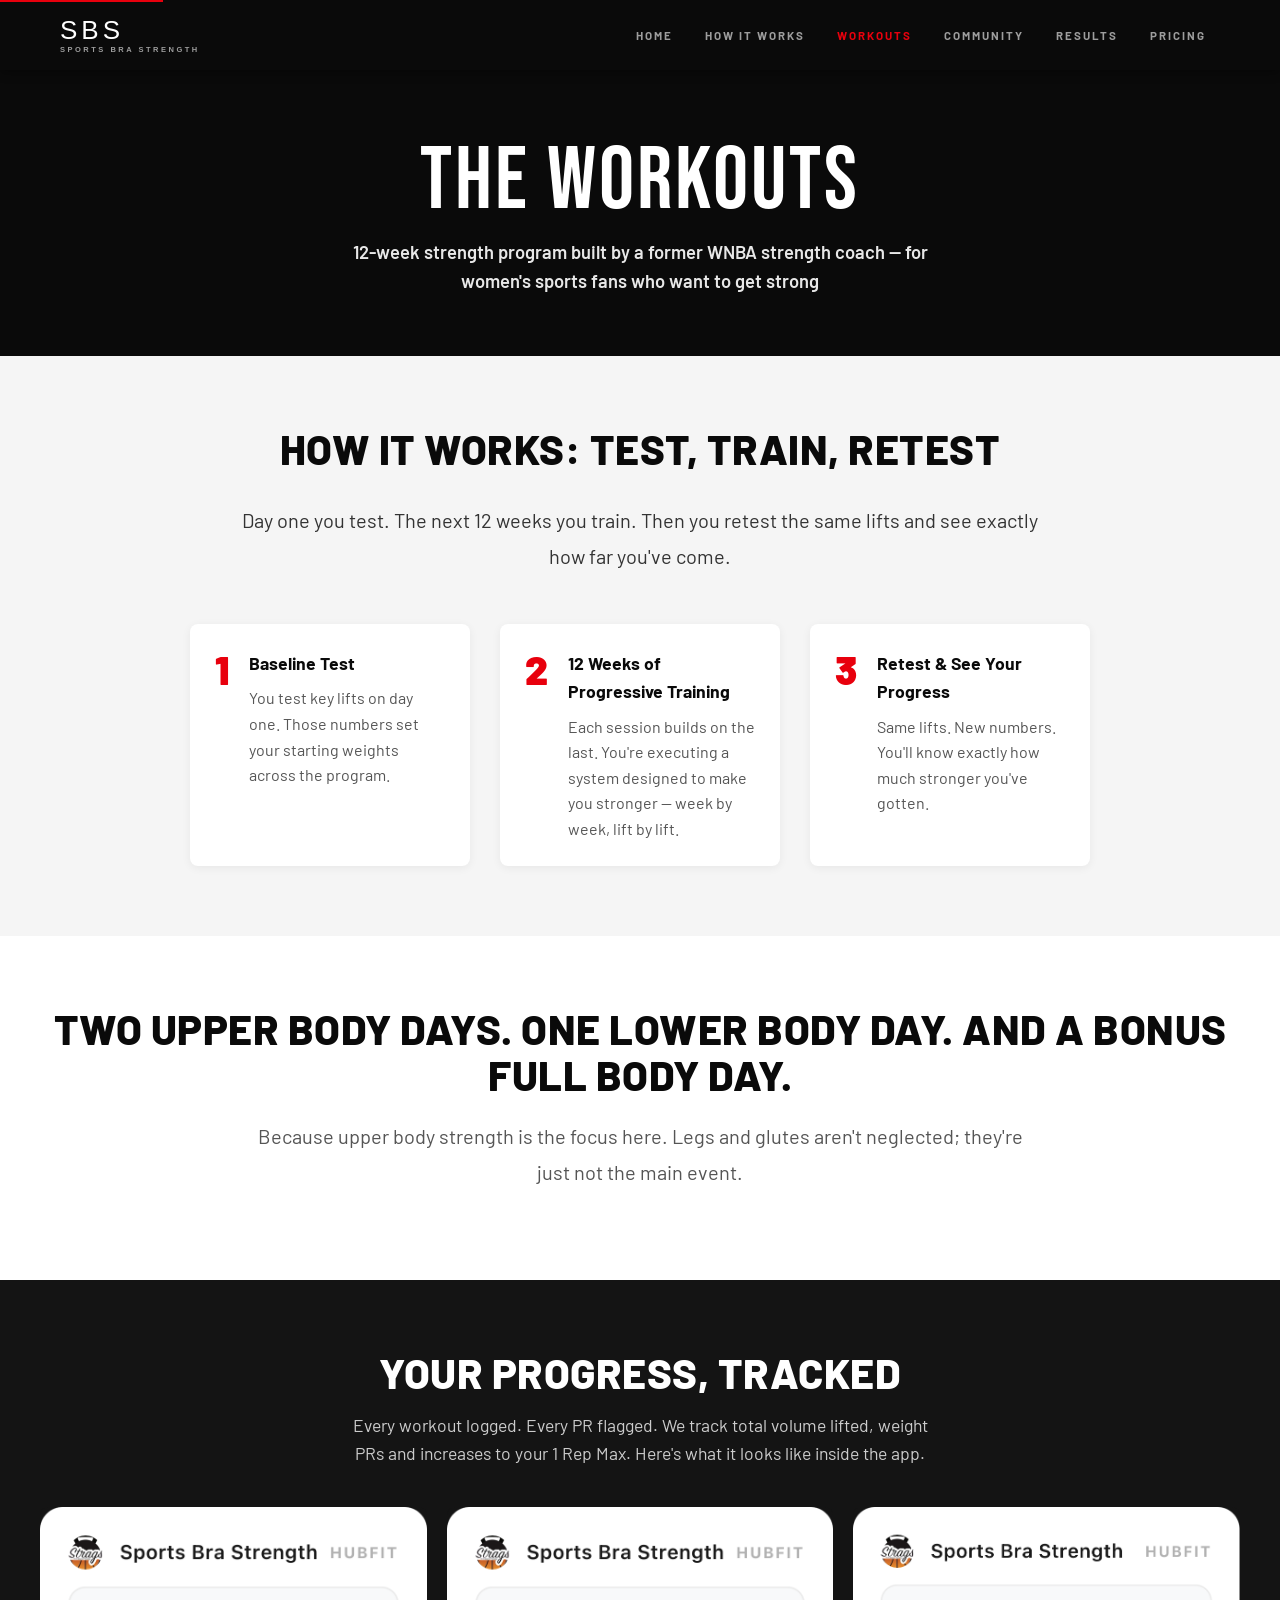
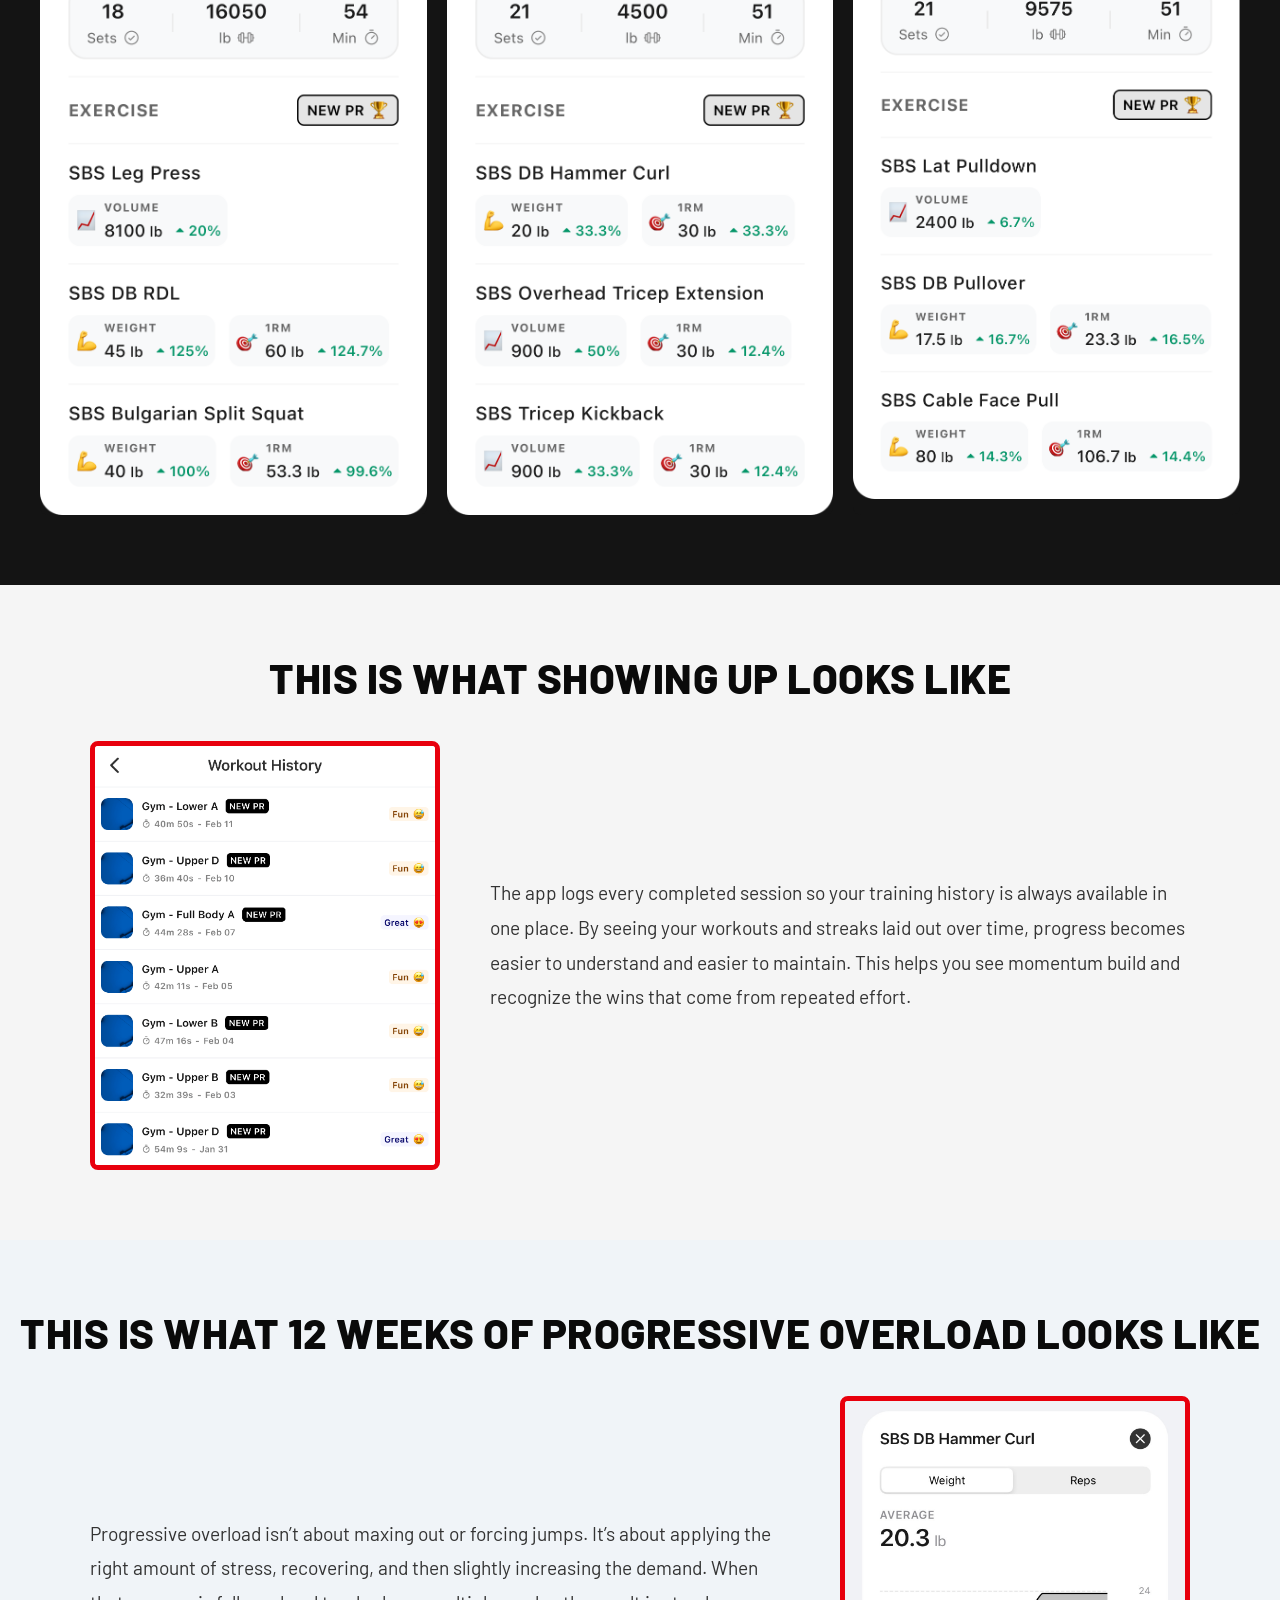
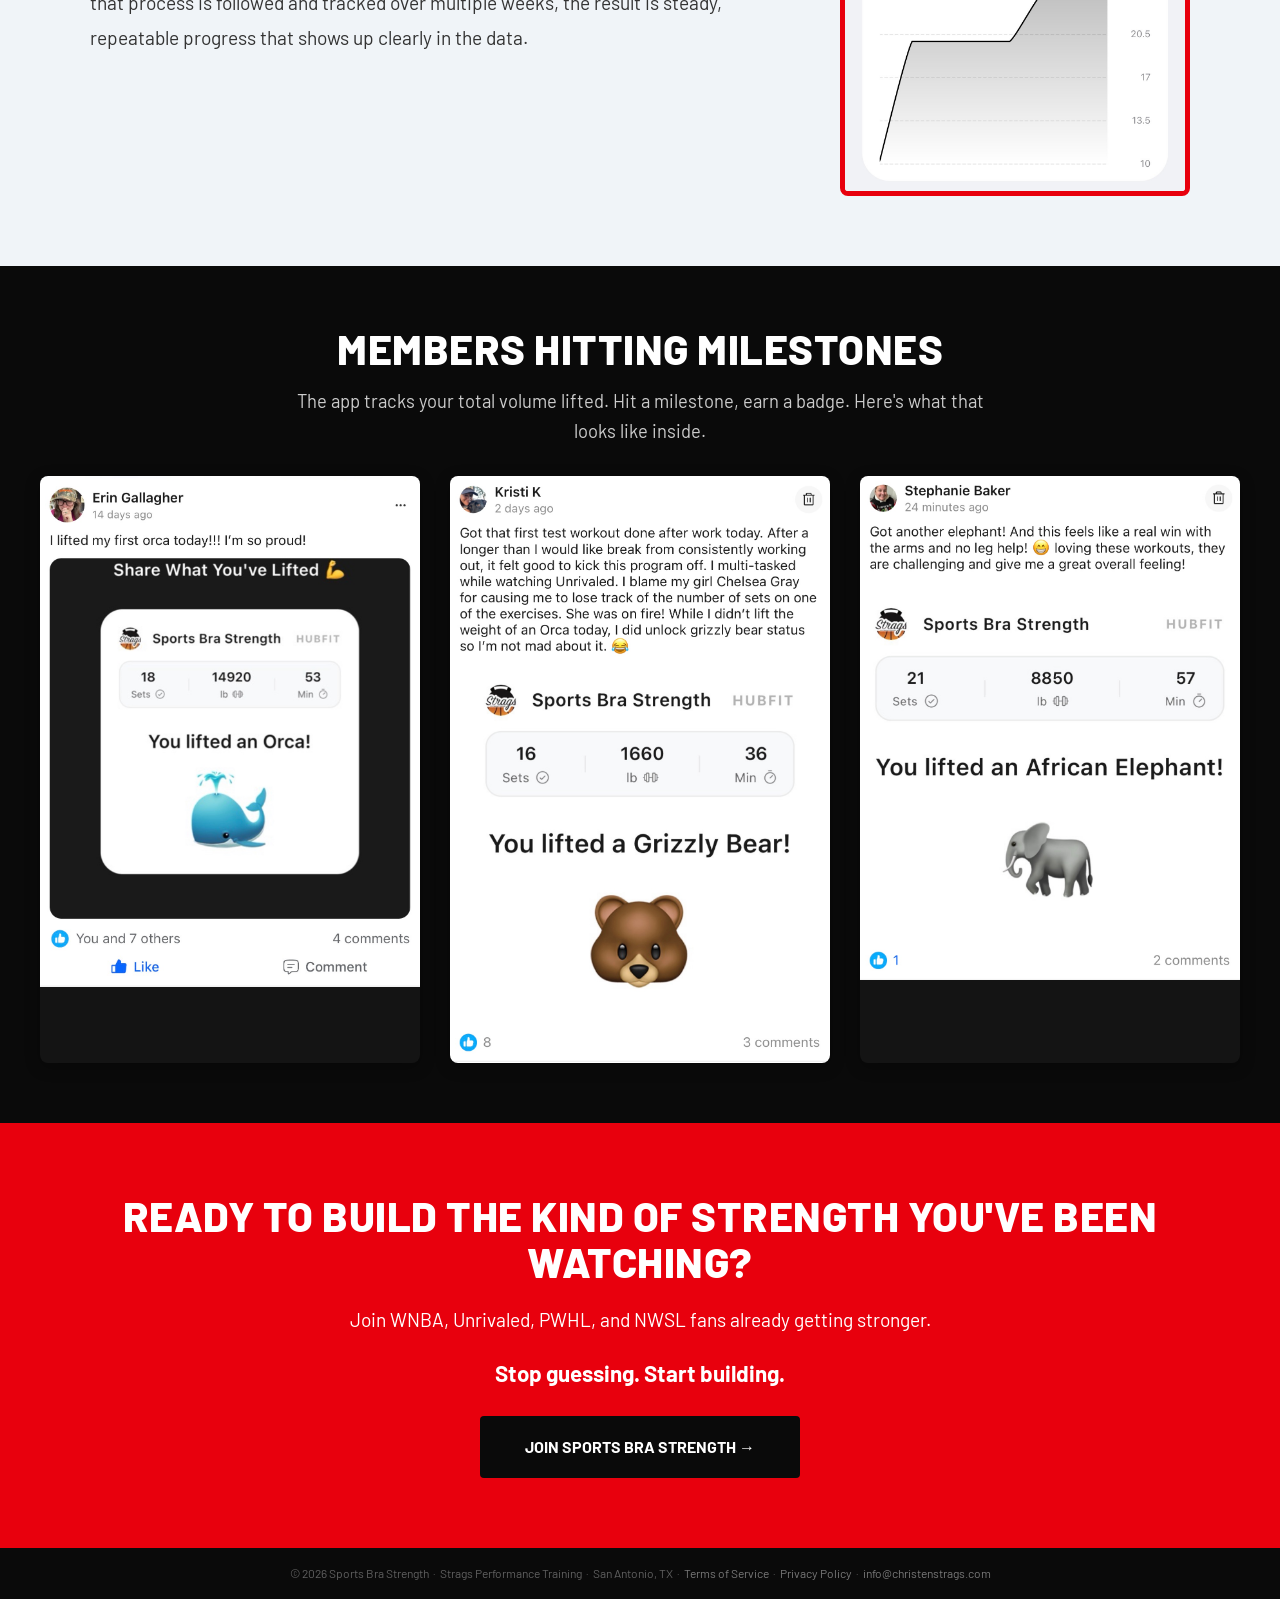
<file: workouts.html>
<!DOCTYPE html>
<html lang="en">

<head>
<meta charset="UTF-8">
<meta name="viewport" content="width=device-width, initial-scale=1.0">

<!-- Primary Meta Tags -->
<title>Workouts | Sports Bra Strength — 12-Week Strength Program for Women's Sports Fans</title>
<meta name="title" content="Workouts | Sports Bra Strength — 12-Week Strength Program for Women's Sports Fans">
<meta name="description" content="12-week progressive strength program. 3 workouts per week, gym and dumbbell versions, training app, direct coaching access from a former WNBA strength coach. Built for women's sports fans.">
<meta name="keywords" content="12-week strength program, women's sports fan workout, WNBA training program, strength program for women, dumbbell strength program, lifting program women">
<meta name="author" content="Christen Strags">

<!-- Open Graph -->
<meta property="og:type" content="website">
<meta property="og:url" content="https://www.sportsbrastrength.com/workouts.html">
<meta property="og:title" content="Workouts | Sports Bra Strength — 12-Week Strength Program for Women's Sports Fans">
<meta property="og:description" content="12-week strength program. 3 workouts/week, gym and dumbbell versions, training app, direct coaching. Built by a former WNBA strength coach.">
<meta property="og:image" content="https://www.sportsbrastrength.com/sbs-social-preview.png">
<meta property="og:image:width" content="1200">
<meta property="og:image:height" content="630">

<!-- Twitter -->
<meta name="twitter:card" content="summary_large_image">
<meta name="twitter:title" content="12-Week Strength Program for Women's Sports Fans | Sports Bra Strength">
<meta name="twitter:description" content="Everything inside Sports Bra Strength — the 12-week program built by a former WNBA strength coach.">
<meta name="twitter:image" content="https://www.sportsbrastrength.com/sbs-social-preview.png">

<!-- Canonical -->
<link rel="canonical" href="https://www.sportsbrastrength.com/workouts.html">
<meta name="robots" content="index, follow">

<!-- Preconnect for performance -->
<link rel="preconnect" href="https://www.googletagmanager.com">
<link rel="preconnect" href="https://www.google-analytics.com">

<!-- Shared stylesheet -->
<link rel="stylesheet" href="style.css">

<!-- Google Analytics -->
<script async src="https://www.googletagmanager.com/gtag/js?id=G-JP5S0KCR9F"></script>
<script>
  window.dataLayer = window.dataLayer || [];
  function gtag(){dataLayer.push(arguments);}
  gtag('js', new Date());
  gtag('config', 'G-JP5S0KCR9F');
</script>

<!-- Structured Data -->
<script type="application/ld+json">
{
  "@context": "https://schema.org",
  "@type": "FAQPage",
  "mainEntity": [
    {
      "@type": "Question",
      "name": "Is this for beginners?",
      "acceptedAnswer": {
        "@type": "Answer",
        "text": "Yes! Every exercise comes with modifications, so you can start exactly where you are and progress at your own pace. And if you ever have a question, you can DM me directly inside the app."
      }
    },
    {
      "@type": "Question",
      "name": "How many workouts per week?",
      "acceptedAnswer": {
        "@type": "Answer",
        "text": "Three workouts (30–45 minutes each) with an optional 4th. Designed for real schedules. Miss one? Just pick back up."
      }
    },
    {
      "@type": "Question",
      "name": "Do I need a gym?",
      "acceptedAnswer": {
        "@type": "Answer",
        "text": "Nope. You get both gym and dumbbell-only versions. Need at least one lighter and one heavier set of dumbbells for DB-only."
      }
    },
    {
      "@type": "Question",
      "name": "How long until I see results?",
      "acceptedAnswer": {
        "@type": "Answer",
        "text": "You'll feel stronger within 2–3 weeks. Visible changes usually appear around week 8–12."
      }
    },
    {
      "@type": "Question",
      "name": "Is this just for women?",
      "acceptedAnswer": {
        "@type": "Answer",
        "text": "Nope. The only requirement is that you're a women's sports fan. We're an inclusive community — all are welcome here."
      }
    },
    {
      "@type": "Question",
      "name": "What if I can't do a specific exercise?",
      "acceptedAnswer": {
        "@type": "Answer",
        "text": "Message Christen directly through the app and she'll give you a modification. Every member has direct access — not a chatbot, not a generic substitution list. If something doesn't work for your body or your equipment, you'll get a real answer from your actual coach."
      }
    },
    {
      "@type": "Question",
      "name": "Can I cancel anytime?",
      "acceptedAnswer": {
        "@type": "Answer",
        "text": "Yes, cancel anytime. Just send us an email and we'll take care of it same day."
      }
    }
  ]
}
</script>
</head>

<body>

<a href="#main-content" class="skip-link">Skip to main content</a>

<!-- NAVIGATION -->
<nav class="site-nav" role="navigation" aria-label="Main navigation">
  <div class="nav-container">
    <a href="index.html" class="nav-logo-text"><span class="nav-logo-sbs">SBS</span><span class="nav-logo-full">Sports Bra Strength</span></a>
    <button class="nav-toggle" aria-expanded="false" aria-controls="nav-menu" aria-label="Toggle navigation menu">
      <span></span>
      <span></span>
      <span></span>
    </button>
    <ul class="nav-links" id="nav-menu" role="list">
      <li><a href="index.html">Home</a></li>
      <li><a href="about.html">How It Works</a></li>
      <li><a href="workouts.html" class="active" aria-current="page">Workouts</a></li>
      <li><a href="community.html">Community</a></li>
      <li><a href="results.html">Results</a></li>
      <li><a href="pricing.html">Pricing</a></li>
    </ul>
  </div>
</nav>

<!-- PAGE HEADER -->
<header class="page-header" role="banner">
  <h1>The Workouts</h1>
  <p>12-week strength program built by a former WNBA strength coach — for women's sports fans who want to get strong</p>
</header>

<!-- MAIN CONTENT -->
<main id="main-content">


<!-- HOW IT WORKS: TEST / RETEST -->
<section class="test-retest-section" aria-labelledby="methodology-heading">
  <h2 id="methodology-heading">How It Works: Test, Train, Retest</h2>
  <div class="test-retest-content">
    <p class="methodology-text">Day one you test. The next 12 weeks you train. Then you retest the same lifts and see exactly how far you've come.</p>
    <div class="methodology-steps" role="list">
      <div class="methodology-step" role="listitem">
        <span class="step-number" aria-hidden="true">1</span>
        <div>
          <strong>Baseline Test</strong>
          <p>You test key lifts on day one. Those numbers set your starting weights across the program.</p>
        </div>
      </div>
      <div class="methodology-step" role="listitem">
        <span class="step-number" aria-hidden="true">2</span>
        <div>
          <strong>12 Weeks of Progressive Training</strong>
          <p>Each session builds on the last. You're executing a system designed to make you stronger — week by week, lift by lift.</p>
        </div>
      </div>
      <div class="methodology-step" role="listitem">
        <span class="step-number" aria-hidden="true">3</span>
        <div>
          <strong>Retest &amp; See Your Progress</strong>
          <p>Same lifts. New numbers. You'll know exactly how much stronger you've gotten.</p>
        </div>
      </div>
    </div>
  </div>
</section>

<!-- TRAINING SPLIT -->
<section class="training-split-section" aria-labelledby="split-heading">
  <h2 id="split-heading">Two Upper Body Days. One Lower Body Day. And a Bonus Full Body Day.</h2>
  <p class="methodology-text">Because upper body strength is the focus here. Legs and glutes aren't neglected; they're just not the main event.</p>
</section>


<!-- APP SCREENSHOTS (PR numbers) -->
<section class="app-screenshots-section" aria-labelledby="app-heading">
  <h2 id="app-heading">Your Progress, Tracked</h2>
  <p class="subtitle">Every workout logged. Every PR flagged. We track total volume lifted, weight PRs and increases to your 1 Rep Max. Here's what it looks like inside the app.</p>
  <div class="screenshots-grid">
    <figure class="screenshot-card">
      <img src="pr-screenshot-1.png" alt="App PR summary showing Leg Press volume up 20%, DB RDL weight up 125%, and Bulgarian Split Squat weight doubled — 100% increase" loading="lazy">
    </figure>
    <figure class="screenshot-card">
      <img src="pr-screenshot-2.png" alt="App PR summary showing DB Hammer Curl up 33%, Overhead Tricep Extension volume up 50%, and Tricep Kickback volume up 33%" loading="lazy">
    </figure>
    <figure class="screenshot-card">
      <img src="pr-screenshot-3.png" alt="App PR summary showing Lat Pulldown, DB Pullover up 16.7%, and Cable Face Pull up 14.3% — steady progress across the board" loading="lazy">
    </figure>
  </div>
</section>

<!-- WORKOUT HISTORY — dark bg, image left / text right -->
<section class="workout-history-section" aria-labelledby="history-heading">
  <h2 id="history-heading">This Is What Showing Up Looks Like</h2>
  <div class="credibility-content">
    <img src="workout-history-3.PNG" alt="Workout history log showing consistent attendance across sessions" loading="lazy" class="credibility-image">
    <div>
      <p class="credibility-text">The app logs every completed session so your training history is always available in one place. By seeing your workouts and streaks laid out over time, progress becomes easier to understand and easier to maintain. This helps you see momentum build and recognize the wins that come from repeated effort.</p>
    </div>
  </div>
</section>

<!-- GRAPH — different bg, text left / image right -->
<section class="graph-section" aria-labelledby="graph-heading">
  <h2 id="graph-heading">This Is What 12 Weeks of Progressive Overload Looks Like</h2>
  <div class="credibility-content credibility-content--reversed">
    <div>
      <p class="credibility-text">Progressive overload isn’t about maxing out or forcing jumps. It’s about applying the right amount of stress, recovering, and then slightly increasing the demand. When that process is followed and tracked over multiple weeks, the result is steady, repeatable progress that shows up clearly in the data.</p>
    </div>
    <img src="hammer-curl-graph.jpg" alt="Hammer curl progress graph showing consistent strength gains over time" loading="lazy" class="credibility-image">
  </div>
</section>

<!-- MEMBER MILESTONES -->
<section class="inside-sbs" aria-labelledby="milestones-heading">
  <h2 id="milestones-heading">Members Hitting Milestones</h2>
  <p class="subtitle">The app tracks your total volume lifted. Hit a milestone, earn a badge. Here's what that looks like inside.</p>
  <div class="activity-grid">
    <figure class="activity-card">
      <img src="erin-orca.jpg" alt="Community member Erin celebrating an Orca milestone in the Sports Bra Strength app" loading="lazy">
    </figure>
    <figure class="activity-card">
      <img src="IMG_9138.jpg" alt="Community member Kristi celebrating a Grizzly Bear milestone with a Chelsea Gray reference" loading="lazy">
    </figure>
    <figure class="activity-card">
      <img src="IMG_9131.jpg" alt="Community member Stephanie celebrating lifting an African Elephant — over 8,800 pounds in their workout" loading="lazy">
    </figure>
  </div>
</section>

</main>

<!-- FOOTER CTA -->
<footer class="footer-cta" role="contentinfo">
  <h2>Ready to Build the Kind of Strength You've Been Watching?</h2>
  <p>Join WNBA, Unrivaled, PWHL, and NWSL fans already getting stronger.</p>
  <p class="big">Stop guessing. Start building.</p>
  <div class="cta-group">
    <a href="pricing.html" class="cta-button" onclick="gtag('event','click',{event_category:'Button', event_label:'Footer CTA - Workouts'});" aria-label="See pricing and join Sports Bra Strength">Join Sports Bra Strength →</a>
  </div>
</footer>
<div style="background:#0a0a0a;text-align:center;padding:16px 48px;font-size:12px;color:rgba(255,255,255,0.35);">
  <p>© 2026 Sports Bra Strength &nbsp;·&nbsp; Strags Performance Training &nbsp;·&nbsp; San Antonio, TX &nbsp;·&nbsp; <a href="terms.html" style="color:rgba(255,255,255,0.45);text-decoration:none;">Terms of Service</a> &nbsp;·&nbsp; <a href="privacy.html" style="color:rgba(255,255,255,0.45);text-decoration:none;">Privacy Policy</a> &nbsp;·&nbsp; <a href="mailto:info@christenstrags.com" style="color:rgba(255,255,255,0.45);text-decoration:none;">info@christenstrags.com</a></p>
</div>

<script>
document.addEventListener('DOMContentLoaded', function() {
  const toggle = document.querySelector('.nav-toggle');
  const menu = document.getElementById('nav-menu');
  if (toggle && menu) {
    toggle.addEventListener('click', function() {
      const expanded = toggle.getAttribute('aria-expanded') === 'true';
      toggle.setAttribute('aria-expanded', String(!expanded));
      menu.classList.toggle('open');
    });
  }
});
</script>

</body>
</html>
</file>
<file: style.css>
/* =============================================
   SPORTS BRA STRENGTH — Shared Stylesheet
   ============================================= */

@import url('https://fonts.googleapis.com/css2?family=Bebas+Neue&family=Barlow:ital,wght@0,400;0,600;0,700;0,800;0,900;1,400;1,700&display=swap');

/* Base Reset */
* { margin: 0; padding: 0; box-sizing: border-box; }
body {
  font-family: 'Barlow', sans-serif;
  line-height: 1.6;
  color: #0a0a0a;
  background: #fff;
}
a { text-decoration: none; }

/* Skip Link */
.skip-link {
  position: absolute;
  top: -40px;
  left: 0;
  background: #E8000D;
  color: #fff;
  padding: 8px;
  font-weight: 700;
  z-index: 200;
}
.skip-link:focus { top: 0; }

/* Focus Styles */
a:focus-visible, button:focus-visible, .faq-question:focus-visible, .buy-button:focus-visible {
  outline: 3px solid #E8000D;
  outline-offset: 3px;
  box-shadow: 0 0 0 6px rgba(0, 0, 0, 0.25);
}
/* Fallback for browsers that don't support :focus-visible */
a:focus, button:focus, .faq-question:focus, .buy-button:focus {
  outline: 3px solid #E8000D;
  outline-offset: 3px;
}

/* Screen reader only */
.sr-only {
  position: absolute;
  width: 1px;
  height: 1px;
  padding: 0;
  margin: -1px;
  overflow: hidden;
  clip: rect(0,0,0,0);
  white-space: nowrap;
  border-width: 0;
}

/* =============================================
   NAVIGATION
   ============================================= */
.site-nav {
  background: #0a0a0a;
  position: sticky;
  top: 0;
  z-index: 100;
  box-shadow: 0 2px 10px rgba(0,0,0,0.4);
}
.nav-container {
  display: flex;
  align-items: center;
  justify-content: space-between;
  max-width: 1200px;
  margin: 0 auto;
  padding: 0 20px;
  height: 70px;
}
.nav-logo-text {
  font-family: Impact, 'Arial Narrow', Arial, sans-serif;
  text-decoration: none;
  flex-shrink: 0;
  display: flex;
  flex-direction: column;
  align-items: flex-start;
  line-height: 1;
  gap: 3px;
}
.nav-logo-sbs {
  font-size: 26px;
  color: #fff;
  letter-spacing: 4px;
  line-height: 1;
  text-transform: uppercase;
}
.nav-logo-full {
  font-size: 7.5px;
  color: rgba(255,255,255,0.6);
  letter-spacing: 2.5px;
  text-transform: uppercase;
  font-weight: 700;
  font-family: Impact, 'Arial Narrow', Arial, sans-serif;
}
.nav-logo-text:hover .nav-logo-sbs { color: #E8000D; }
.nav-logo-text:hover .nav-logo-full { color: rgba(255,255,255,0.9); }
.nav-logo {
  display: flex;
  align-items: center;
  flex-shrink: 0;
}
.nav-logo-img {
  height: 50px;
  width: auto;
}
.nav-links {
  display: flex;
  list-style: none;
  gap: 4px;
  align-items: center;
}
.nav-links li a {
  color: rgba(255,255,255,0.6);
  font-weight: 700;
  padding: 8px 14px;
  border-radius: 4px;
  transition: color 0.2s;
  font-size: 0.72rem;
  letter-spacing: 2px;
  text-transform: uppercase;
  display: block;
}
.nav-links li a:hover,
.nav-links li a.active {
  color: #E8000D;
}
.nav-links li a.nav-cta {
  background: #E8000D;
  color: #fff;
  font-weight: 700;
  padding: 10px 20px;
}
.nav-links li a.nav-cta:hover {
  background: #fff;
  color: #0a0a0a;
}

/* Always-visible Join Now button in nav */
.nav-join-btn {
  background: #E8000D;
  color: #fff;
  font-weight: 700;
  font-size: 0.85rem;
  padding: 8px 16px;
  border-radius: 4px;
  white-space: nowrap;
  flex-shrink: 0;
  transition: all 0.2s;
}
.nav-join-btn:hover {
  background: #fff;
  color: #0a0a0a;
}

/* Hamburger toggle */
.nav-toggle {
  display: none;
  flex-direction: column;
  justify-content: center;
  gap: 5px;
  background: none;
  border: none;
  cursor: pointer;
  padding: 8px;
}
.nav-toggle span {
  display: block;
  width: 24px;
  height: 2px;
  background: #fff;
  border-radius: 2px;
  transition: all 0.3s;
}

/* =============================================
   VIDEO CONTAINER
   ============================================= */
.hero-image {
  display: block;
  max-width: 700px;
  width: 100%;
  height: auto;
  margin: 0 auto 40px;
  border-radius: 8px;
  object-fit: cover;
}

.hero-stats {
  display: flex;
  justify-content: center;
  align-items: center;
  gap: 16px;
  font-size: 1.15rem;
  font-weight: 700;
  color: #E8000D;
  text-transform: uppercase;
  letter-spacing: 0.5px;
  margin-bottom: 30px;
}
.hero-stats-divider {
  color: rgba(255,255,255,0.4);
  font-weight: 300;
}

/* =============================================
   HERO (Home page)
   ============================================= */
.hero {
  position: relative;
  background: #0a0a0a;
  color: white;
  overflow: hidden;
  display: flex;
  flex-direction: column;
}
.hero-bg-image {
  position: static;
  display: block;
  width: 100%;
  height: auto;
  max-height: 55vh;
  object-fit: contain;
  background: #111;
}
.hero-scrim { display: none; }
.hero-inner {
  position: relative;
  z-index: 1;
  max-width: 1200px;
  width: 100%;
  text-align: left;
  padding: 24px 20px 32px;
}
.hero-ctas {
  display: flex;
  gap: 10px;
  flex-wrap: wrap;
  justify-content: flex-start;
  margin-bottom: 16px;
}
.cta-ghost {
  background: transparent;
  border: 2px solid rgba(255,255,255,0.6);
  color: #fff;
}
.cta-ghost:hover {
  background: #fff;
  color: #0a0a0a;
}
@media (min-width: 769px) {
  .hero { flex-direction: row; align-items: stretch; min-height: 480px; }
  .hero-bg-image {
    position: absolute;
    top: 0;
    right: 0;
    bottom: 0;
    height: 100%;
    max-height: none;
    width: 44%;
    object-fit: cover;
    object-position: center 14%;
  }
  .hero-scrim {
    display: block;
    position: absolute;
    inset: 0;
    background: linear-gradient(90deg, rgba(0,0,0,1) 0%, rgba(0,0,0,1) 44%, rgba(0,0,0,0.6) 56%, rgba(0,0,0,0.1) 72%);
  }
  .hero-inner {
    max-width: 620px;
    padding: 0 40px;
    margin: auto 0;
  }
}
.hero-title {
  font-family: 'Bebas Neue', sans-serif;
  font-size: clamp(2.2rem, 4.5vw, 3.8rem);
  font-weight: 400;
  margin-bottom: 0;
  line-height: 0.95;
  letter-spacing: 3px;
}
.hero-byline {
  font-size: 1rem;
  font-weight: 600;
  color: rgba(255,255,255,0.55);
  letter-spacing: 0.5px;
  margin-top: 8px;
  text-transform: uppercase;
}
.hero-subtitle {
  font-size: 1.1rem;
  margin-top: 16px;
  margin-bottom: 16px;
  line-height: 1.6;
  font-weight: 600;
  max-width: 800px;
}
.cta-button {
  display: inline-block;
  background: #E8000D;
  color: #fff;
  padding: 18px 45px;
  font-weight: 700;
  border-radius: 4px;
  text-transform: uppercase;
  transition: all 0.3s;
  font-size: 1rem;
  margin-top: 10px;
}
.cta-button:hover {
  background: #fff;
  color: #0a0a0a;
  transform: scale(1.05);
}
.hero-trust {
  font-size: 0.95rem;
  color: rgba(255,255,255,0.75);
  margin-top: 14px;
  letter-spacing: 0.3px;
}
.hero-members {
  font-size: 1rem;
  color: #E8000D;
  font-weight: 700;
  letter-spacing: 0.5px;
  text-transform: uppercase;
  margin-bottom: 30px;
}

/* =============================================
   PROOF SECTION
   ============================================= */
.proof-section {
  background: #0a0a0a;
  color: white;
  padding: 70px 20px;
  text-align: center;
}
.proof-section h2 { color: #ffffff; margin-bottom: 20px; }
.proof-lead {
  font-size: 1.1rem;
  color: #aaa;
  margin-bottom: 20px;
  text-transform: uppercase;
  letter-spacing: 1px;
}
.proof-quote {
  font-size: 1.3rem;
  font-style: italic;
  line-height: 1.8;
  color: #ddd;
  max-width: 820px;
  margin: 0 auto 30px;
  border-left: 4px solid #E8000D;
  padding-left: 25px;
  text-align: left;
}
.proof-section--light {
  background: #fff;
  color: #0a0a0a;
}
.proof-section--light h2 { color: #0a0a0a; }
.proof-section--light .proof-lead { color: #555; }
.proof-section--light .stat-card { background: #f5f5f5; }
.proof-section--light .stat-card .stat-lift { color: #666; }
.proof-quote--dark {
  color: #333;
  border-left-color: #E8000D;
}
.guarantee-callout {
  margin-top: 10px;
}
.guarantee-callout .text-link {
  color: #E8000D;
}

/* =============================================
   TEST / RETEST SECTION
   ============================================= */
.test-retest-section {
  background: #f5f5f5;
  padding: 70px 20px;
  color: #0a0a0a;
}
.test-retest-section h2 { color: #0a0a0a; margin-bottom: 30px; }
.test-retest-section .methodology-text { color: #333; }
.test-retest-content {
  max-width: 900px;
  margin: 0 auto;
}
.methodology-text {
  font-size: 1.25rem;
  line-height: 1.8;
  color: #333;
  max-width: 800px;
  margin: 0 auto 20px;
  text-align: center;
}
.methodology-steps {
  display: grid;
  grid-template-columns: repeat(auto-fit, minmax(240px, 1fr));
  gap: 30px;
  margin-top: 50px;
}
.methodology-step {
  display: flex;
  gap: 20px;
  align-items: flex-start;
  background: white;
  padding: 25px;
  border-radius: 8px;
  box-shadow: 0 2px 10px rgba(0,0,0,0.06);
}
.step-number {
  font-size: 2.5rem;
  font-weight: 900;
  color: #E8000D;
  line-height: 1;
  flex-shrink: 0;
}
.methodology-step strong {
  display: block;
  font-size: 1.1rem;
  color: #0a0a0a;
  margin-bottom: 8px;
}
.methodology-step p {
  font-size: 1rem;
  color: #555;
  line-height: 1.6;
  margin: 0;
}

.methodology-step p + p {
  margin-top: 10px;
}

.hiw-steps {
  grid-template-columns: 1fr;
  max-width: 700px;
  margin: 50px auto 0;
  gap: 0;
}

.hiw-steps .methodology-step {
  background: none;
  box-shadow: none;
  border-top: 1px solid #e5e0d8;
  border-radius: 0;
  padding: 32px 0;
}

.hiw-steps .methodology-step:last-child {
  border-bottom: 1px solid #e5e0d8;
}

/* =============================================
   GUARANTEE SECTION
   ============================================= */
.guarantee-section {
  background: #0a0a0a;
  color: white;
  padding: 70px 20px;
  text-align: center;
}
.guarantee-section h2 { color: white; margin-bottom: 30px; }
.guarantee-box {
  background: rgba(255,255,255,0.12);
  border: 2px solid rgba(255,255,255,0.3);
  border-radius: 8px;
  padding: 40px;
  max-width: 700px;
  margin: 0 auto;
}
.guarantee-box p {
  font-size: 1.35rem;
  line-height: 1.8;
  margin-bottom: 15px;
}
.guarantee-box p:last-child { margin-bottom: 0; }

/* =============================================
   APP SCREENSHOTS
   ============================================= */
.app-screenshots-section {
  background: #141414;
  padding: 70px 20px;
  color: white;
}
.app-screenshots-section h2 { color: white; margin-bottom: 15px; }
.app-screenshots-section .subtitle {
  text-align: center;
  color: #ccc;
  font-size: 1.1rem;
  max-width: 600px;
  margin: 0 auto 40px;
}
.screenshots-grid {
  display: grid;
  grid-template-columns: repeat(auto-fit, minmax(260px, 1fr));
  gap: 20px;
  max-width: 1200px;
  margin: 0 auto;
}
.screenshot-card {
  background: #141414;
  border-radius: 8px;
  overflow: hidden;
  margin: 0;
}
.screenshot-card img {
  width: 100%;
  height: auto;
  display: block;
}

/* =============================================
   EMAIL CAPTURE
   ============================================= */
.email-capture-section {
  background: #f5f5f5;
  padding: 70px 20px;
  text-align: center;
}
.email-capture-section h2 { color: #0a0a0a; margin-bottom: 15px; }
.email-capture-section p {
  font-size: 1.15rem;
  color: #555;
  max-width: 500px;
  margin: 0 auto 30px;
  line-height: 1.7;
}
.email-capture-form {
  display: flex;
  gap: 10px;
  max-width: 500px;
  margin: 0 auto;
  flex-wrap: wrap;
  justify-content: center;
}
.email-capture-form input[type="email"] {
  flex: 1;
  min-width: 240px;
  padding: 14px 18px;
  font-size: 1rem;
  border: 2px solid #ddd;
  border-radius: 4px;
  outline: none;
}
.email-capture-form input[type="email"]:focus {
  border-color: #E8000D;
}
.email-capture-form button {
  background: #E8000D;
  color: #fff;
  font-weight: 700;
  font-size: 1rem;
  padding: 14px 24px;
  border: none;
  border-radius: 4px;
  cursor: pointer;
  transition: all 0.2s;
  white-space: nowrap;
}
.email-capture-form button:hover {
  background: #141414;
  color: white;
}
.email-capture-form button:focus {
  outline: 3px solid #E8000D;
  outline-offset: 2px;
}

/* =============================================
   COMMUNITY POSTS SECTION (sneakers + sports talk)
   ============================================= */
.community-posts-section {
  background: #141414;
  padding: 70px 20px 120px;
  text-align: center;
}
.community-posts-section h2 { color: white; margin-bottom: 10px; }
.community-posts-section .subtitle { color: rgba(255,255,255,0.85); }
.chat-mosaic {
  columns: 4;
  column-gap: 12px;
  max-width: 1350px;
  margin: 40px auto 0;
  padding: 0 20px;
}
.chat-mosaic figure {
  break-inside: avoid;
  margin: 0 0 10px 0;
  border-radius: 8px;
  overflow: hidden;
  background: #f5f5f5;
  border: 2px solid rgba(255,255,255,0.25);
}
.chat-mosaic figure img {
  width: 100%;
  height: auto;
  display: block;
}

/* =============================================
   PAGE HEADER (inner pages)
   ============================================= */
.page-header {
  background: #0a0a0a;
  color: white;
  text-align: center;
  padding: 70px 20px 60px;
}
.page-header h1 {
  font-family: 'Bebas Neue', sans-serif;
  font-size: clamp(3rem, 8vw, 5.5rem);
  font-weight: 400;
  margin-bottom: 14px;
  line-height: 0.95;
  letter-spacing: 3px;
}
.page-header p {
  font-size: 1.15rem;
  font-weight: 600;
  opacity: 0.9;
  max-width: 620px;
  margin: 0 auto;
  line-height: 1.6;
}

/* =============================================
   SHARED SECTION STYLES
   ============================================= */
.section { padding: 60px 20px; max-width: 1200px; margin: 0 auto; }
h2 {
  font-family: 'Barlow', sans-serif;
  font-size: clamp(1.8rem, 3.5vw, 2.6rem);
  margin-bottom: 30px;
  font-weight: 800;
  text-transform: uppercase;
  letter-spacing: 0.5px;
  line-height: 1.1;
  text-align: center;
}
.section-dark { background: #0a0a0a; color: white; }
.section-dark h2 { color: #ffffff; }
.section-accent { background: #f5f5f5; }

/* =============================================
   MINI CREDIBILITY (Home page)
   ============================================= */
.mini-credibility {
  background: #0a0a0a;
  color: white;
  padding: 70px 20px;
  text-align: center;
}
.mini-credibility h2 { color: #ffffff; margin-bottom: 40px; }
.mini-cred-content {
  display: grid;
  grid-template-columns: auto 1fr;
  gap: 50px;
  max-width: 950px;
  margin: 0 auto;
  align-items: center;
  text-align: left;
}
.mini-cred-photo {
  width: 200px;
  height: 200px;
  object-fit: cover;
  border-radius: 50%;
  border: 4px solid #E8000D;
  flex-shrink: 0;
}
.mini-cred-text p {
  font-size: 1.2rem;
  line-height: 1.8;
  margin-bottom: 16px;
  color: #ccc;
}
.mini-cred-text strong { color: #E8000D; }
.mini-credibility .text-link { color: #E8000D; }

/* =============================================
   COMMUNITY TEASER (Home page)
   ============================================= */
.community-teaser {
  background: white;
  color: #0a0a0a;
  padding: 70px 20px;
  text-align: center;
}
.community-teaser h2 { color: white; margin-bottom: 15px; }
.community-teaser p {
  font-size: 1.15rem;
  color: rgba(255,255,255,0.85);
  max-width: 620px;
  margin: 0 auto 35px;
  line-height: 1.7;
}

.text-link {
  color: #E8000D;
  font-weight: 700;
  text-decoration: underline;
  transition: color 0.2s;
}
.text-link:hover { color: #0a0a0a; }

/* =============================================
   PROBLEM SECTION
   ============================================= */
.problem-section {
  padding: 70px 20px;
  background: #0a0a0a;
  color: white;
  text-align: center;
}
.problem-section h2 {
  font-size: 2.3rem;
  margin-bottom: 25px;
  font-weight: 800;
  color: white;
}
.problem-section p {
  font-size: 1.25rem;
  line-height: 1.8;
  max-width: 850px;
  margin: 0 auto 20px;
  color: #ddd;
}
.problem-section .big {
  font-size: 1.5rem;
  font-weight: 700;
  color: #E8000D;
  margin: 30px auto;
}
.problem-section--light {
  background: #f5f5f5;
  color: #0a0a0a;
}
.problem-section--light h2 { color: #0a0a0a; }
.problem-section--light p { color: #333; }
.problem-section--light .big { color: #E8000D; }

/* =============================================
   FULL CREDIBILITY / ABOUT SECTION
   ============================================= */
.credibility {
  background: #0a0a0a;
  color: white;
  padding: 70px 20px;
  text-align: center;
}
.credibility h2 { color: #ffffff; margin-bottom: 40px; }
.credibility-content {
  display: grid;
  grid-template-columns: 1fr 2fr;
  gap: 50px;
  max-width: 1100px;
  margin: 0 auto;
  align-items: center;
  text-align: left;
}
.credibility-image {
  width: 100%;
  border-radius: 8px;
  border: 5px solid #E8000D;
}
.credibility-text {
  font-size: 1.2rem;
  line-height: 1.8;
  margin-bottom: 20px;
}
.credibility-text strong { color: #E8000D; font-weight: 700; }

/* =============================================
   CAREER HIGHLIGHT STATS (About page)
   ============================================= */
.career-highlights {
  background: #f5f5f5;
  padding: 70px 20px;
}
.career-highlights h2 { color: #0a0a0a; margin-bottom: 50px; }
.highlights-grid {
  display: grid;
  grid-template-columns: repeat(auto-fit, minmax(180px, 1fr));
  gap: 25px;
  max-width: 1000px;
  margin: 0 auto;
}
.highlight-stat {
  background: white;
  padding: 35px 20px;
  text-align: center;
  border-radius: 8px;
  border-top: 5px solid #E8000D;
  box-shadow: 0 2px 10px rgba(0,0,0,0.06);
}
.highlight-stat .stat-number {
  font-family: 'Bebas Neue', sans-serif;
  font-size: 3.8rem;
  font-weight: 400;
  color: #E8000D;
  display: block;
  line-height: 1;
  margin-bottom: 10px;
}
.highlight-stat .stat-label {
  font-size: 0.9rem;
  color: #666;
  font-weight: 700;
  text-transform: uppercase;
  letter-spacing: 0.5px;
}

/* Athletes named section */
.athletes-section {
  background: #fff;
  padding: 70px 20px;
  text-align: center;
}
.athletes-section h2 { color: #0a0a0a; margin-bottom: 20px; }
.athletes-section .lead {
  font-size: 1.2rem;
  color: #555;
  max-width: 700px;
  margin: 0 auto 40px;
  line-height: 1.7;
}
.athletes-list {
  display: flex;
  flex-wrap: wrap;
  justify-content: center;
  gap: 12px;
  max-width: 800px;
  margin: 0 auto 40px;
}
.athlete-tag {
  background: #E8000D;
  color: white;
  padding: 10px 20px;
  border-radius: 50px;
  font-weight: 700;
  font-size: 1rem;
}

/* Mission statement */
.mission-section {
  background: #0a0a0a;
  color: white;
  padding: 70px 20px;
  text-align: center;
}
.mission-section h2 { color: #ffffff; margin-bottom: 25px; }
.mission-text {
  font-size: 1.35rem;
  line-height: 1.8;
  max-width: 800px;
  margin: 0 auto 20px;
}

/* =============================================
   WHAT YOU GET / FEATURE CARDS (Program page)
   ============================================= */
.what-you-get-section {
  background: #fff;
  padding: 60px 20px;
}
.what-you-get-grid {
  display: grid;
  grid-template-columns: repeat(auto-fit, minmax(300px, 1fr));
  gap: 30px;
  max-width: 1100px;
  margin: 0 auto;
}
.feature-card {
  background: #f9f9f9;
  padding: 30px;
  border-radius: 8px;
  border-left: 5px solid #E8000D;
  transition: all 0.3s;
}
.feature-card:hover {
  transform: translateY(-3px);
  box-shadow: 0 8px 25px rgba(0,0,0,0.1);
}
.feature-card h3 {
  font-family: 'Bebas Neue', sans-serif;
  color: #E8000D;
  font-size: 1.6rem;
  margin-bottom: 10px;
  font-weight: 400;
  letter-spacing: 1.5px;
}
.feature-card p {
  color: #333;
  font-size: 1.1rem;
  line-height: 1.6;
}

/* =============================================
   INSIDE SBS
   ============================================= */
.inside-sbs { background: #0a0a0a; padding: 60px 20px; color: white; }
.inside-sbs h2 { color: #ffffff; margin-bottom: 15px; }
.inside-sbs .subtitle {
  text-align: center;
  font-size: 1.15rem;
  color: #ccc;
  max-width: 700px;
  margin: 0 auto 30px;
}
.activity-grid {
  display: grid;
  grid-template-columns: repeat(auto-fit, minmax(300px, 1fr));
  gap: 30px;
  max-width: 1200px;
  margin: 0 auto;
}
.activity-card {
  background: #141414;
  border-radius: 8px;
  overflow: hidden;
  box-shadow: 0 4px 15px rgba(0,0,0,0.3);
  transition: all 0.3s;
}
.activity-card:hover {
  transform: translateY(-3px);
  box-shadow: 0 6px 25px rgba(0,0,0,0.4);
}
.activity-card img { width: 100%; height: auto; display: block; }

/* =============================================
   NEXT STEPS
   ============================================= */
.next-steps { background: #fff; padding: 60px 20px; }
.next-steps h2 { margin-bottom: 30px; color: #0a0a0a; }
.next-steps-list {
  max-width: 800px;
  margin: 0 auto;
  font-size: 1.15rem;
  line-height: 2;
}
.next-steps-list p {
  margin-bottom: 15px;
  padding-left: 30px;
  position: relative;
}
.next-steps-list p:before {
  content: "→";
  position: absolute;
  left: 0;
  color: #E8000D;
  font-weight: bold;
  font-size: 1.3rem;
}

/* =============================================
   PRICING
   ============================================= */
.pricing-section { background: #f5f5f5; padding: 60px 20px; }
.pricing-grid {
  display: grid;
  grid-template-columns: repeat(auto-fit, minmax(280px, 1fr));
  gap: 30px;
  margin-top: 40px;
  max-width: 1100px;
  margin-left: auto;
  margin-right: auto;
}
.pricing-card {
  background: white;
  border: 3px solid #E8000D;
  padding: 40px;
  text-align: center;
  transition: all 0.3s;
  border-radius: 8px;
}
.pricing-card:hover {
  transform: translateY(-5px);
  box-shadow: 0 10px 30px rgba(0,0,0,0.15);
}
.pricing-card.featured {
  border-color: #E8000D;
  border-width: 4px;
}
.pricing-badge {
  background: #E8000D;
  color: #fff;
  padding: 10px;
  margin: -40px -40px 20px;
  font-weight: 700;
  text-transform: uppercase;
  letter-spacing: 1px;
  font-size: 0.9rem;
}
.pricing-card h3 {
  font-family: 'Bebas Neue', sans-serif;
  font-size: 2.2rem;
  margin-bottom: 15px;
  color: #E8000D;
  letter-spacing: 2px;
}
.price {
  font-size: 3rem;
  font-weight: 900;
  color: #0a0a0a;
  margin: 20px 0;
}
.price-period { font-size: 1.2rem; color: #666; }
.pricing-subtext {
  color: #E8000D;
  font-weight: 700;
  margin: 15px 0;
  font-size: 1.05rem;
}
.features-list {
  list-style: none;
  margin: 30px 0;
  text-align: left;
}
.features-list li {
  padding: 12px 0;
  border-bottom: 1px solid #eee;
  padding-left: 25px;
  position: relative;
}
.features-list li:before {
  content: "✓";
  position: absolute;
  left: 0;
  color: #E8000D;
  font-weight: bold;
  font-size: 1.2rem;
}
.buy-button {
  display: block;
  margin-top: 30px;
  padding: 15px;
  background: #E8000D;
  color: white;
  font-weight: 700;
  border-radius: 4px;
  transition: all 0.3s;
}
.buy-button:hover { background: #ffffff; color: #0a0a0a; }

/* =============================================
   FAQ ACCORDION
   ============================================= */
.faq-section { background: #fff; padding: 60px 20px; }
.faq-container { max-width: 800px; margin: 40px auto; }
.faq-item {
  margin-bottom: 15px;
  border: 2px solid #eee;
  border-radius: 8px;
  overflow: hidden;
}
.faq-question {
  background: #fff;
  padding: 20px 25px;
  cursor: pointer;
  font-size: 1.2rem;
  font-weight: 700;
  color: #E8000D;
  display: flex;
  justify-content: space-between;
  align-items: center;
  transition: all 0.3s;
  border: none;
  width: 100%;
  text-align: left;
}
.faq-question:hover { background: #f9f9f9; }
.faq-question.active { background: #f5f5f5; }
.faq-icon {
  font-size: 1.5rem;
  font-weight: 700;
  color: #E8000D;
  transition: transform 0.3s;
  flex-shrink: 0;
  margin-left: 10px;
}
.faq-question.active .faq-icon { transform: rotate(45deg); }
.faq-answer {
  max-height: 0;
  overflow: hidden;
  transition: max-height 0.3s ease, padding 0.3s ease;
  padding: 0 25px;
  background: #fff;
}
.faq-answer.active {
  max-height: 500px;
  padding: 20px 25px;
}
.faq-answer p { font-size: 1.05rem; line-height: 1.7; color: #333; }

/* =============================================
   TESTIMONIALS
   ============================================= */
.testimonial {
  background: #141414;
  color: white;
  padding: 60px 40px;
  border-radius: 8px;
  margin: 60px auto;
  max-width: 1100px;
  text-align: center;
}
.testimonial-text {
  font-size: 1.4rem;
  font-style: italic;
  margin-bottom: 20px;
  line-height: 1.7;
  font-weight: 500;
}
.testimonial-author {
  font-weight: 700;
  font-size: 1.2rem;
  color: #E8000D;
  margin-bottom: 30px;
}
.testimonial-photos {
  display: flex;
  flex-wrap: wrap;
  justify-content: center;
  gap: 20px;
  margin: 30px 0;
}
.testimonial-photos img {
  width: 200px;
  height: auto;
  border-radius: 8px;
}
.testimonials-section { background: #fff; padding: 70px 20px; text-align: center; }
.testimonials-grid {
  display: grid;
  grid-template-columns: repeat(auto-fit, minmax(320px, 1fr));
  gap: 35px;
  margin-top: 40px;
  max-width: 1200px;
  margin-left: auto;
  margin-right: auto;
}
.testimonial-card {
  background: #f9f9f9;
  padding: 30px;
  border-left: 5px solid #E8000D;
  box-shadow: 0 4px 15px rgba(0,0,0,0.08);
  border-radius: 8px;
}
.testimonial-card p {
  font-size: 1.15rem;
  font-style: italic;
  line-height: 1.7;
  color: #0a0a0a;
  margin-bottom: 15px;
}
.testimonial-card .author {
  font-weight: 700;
  color: #E8000D;
  font-size: 1.05rem;
  font-style: normal;
}

/* =============================================
   STANDALONE PULL QUOTE
   ============================================= */
.standalone-quote {
  background: #fff;
  padding: 70px 40px;
  text-align: center;
}
.standalone-quote blockquote {
  max-width: 860px;
  margin: 0 auto;
  font-size: 1.45rem;
  font-style: italic;
  line-height: 1.85;
  color: #0a0a0a;
  border: none;
  padding: 0;
}
.standalone-quote blockquote::before {
  content: '\201C';
  display: block;
  font-size: 5rem;
  line-height: 1;
  color: #E8000D;
  margin-bottom: -10px;
  font-style: normal;
}
.standalone-quote .quote-author {
  margin-top: 28px;
  font-weight: 700;
  color: #E8000D;
  font-size: 1.05rem;
  font-style: normal;
}

/* =============================================
   MEMBER INTROS SECTION
   ============================================= */
.member-intros-section {
  background: #0a0a0a;
  padding: 70px 20px;
  text-align: center;
  color: white;
}
.member-intros-section h2 { color: #ffffff; margin-bottom: 40px; }
.intros-grid {
  display: grid;
  grid-template-columns: repeat(4, 1fr);
  gap: 16px;
  max-width: 1500px;
  margin: 0 auto;
  padding: 0 20px;
}
.intro-photo-card {
  border-radius: 8px;
  overflow: hidden;
  background: #141414;
  border: 2px solid rgba(255,255,255,0.15);
}
.intro-photo-card figcaption {
  padding: 10px 12px;
  font-size: 0.8rem;
  font-weight: 700;
  color: #E8000D;
  text-align: center;
  line-height: 1.3;
  text-transform: uppercase;
  letter-spacing: 0.3px;
}
.intro-photo-card img {
  width: 100%;
  display: block;
}

/* =============================================
   MEMBER PHOTOS
   ============================================= */
.whos-training { background: #f5f5f5; padding: 60px 20px; }
.whos-training h2 { margin-bottom: 15px; color: #0a0a0a; }
.whos-training .subtitle {
  text-align: center;
  font-size: 1.15rem;
  color: #666;
  max-width: 700px;
  margin: 0 auto 50px;
}
.members-grid {
  display: grid;
  grid-template-columns: repeat(auto-fit, minmax(280px, 1fr));
  gap: 25px;
  max-width: 1200px;
  margin: 0 auto;
}
.member-card {
  background: white;
  border-radius: 8px;
  overflow: hidden;
  box-shadow: 0 2px 10px rgba(0,0,0,0.08);
  transition: all 0.3s;
}
.member-card:hover {
  transform: translateY(-3px);
  box-shadow: 0 4px 20px rgba(0,0,0,0.12);
}
.member-card img { width: 100%; height: auto; display: block; }

/* =============================================
   FOOTER CTA
   ============================================= */
.footer-cta {
  background: #E8000D;
  color: white;
  text-align: center;
  padding: 70px 20px;
}
.footer-cta h2 { font-family: 'Barlow', sans-serif; font-size: clamp(1.8rem, 3.5vw, 2.6rem); letter-spacing: 0.5px; line-height: 1.1; font-weight: 800; margin-bottom: 20px; color: white; }
.footer-cta p { font-size: 1.2rem; margin-bottom: 15px; line-height: 1.6; }
.footer-cta .big {
  font-size: 1.4rem;
  font-weight: 700;
  margin-top: 20px;
  color: #fff;
}
.footer-cta .cta-button {
  background: #0a0a0a;
  color: #fff;
}
.footer-cta .cta-button:hover {
  background: #fff;
  color: #0a0a0a;
}
.cta-group {
  display: flex;
  gap: 15px;
  justify-content: center;
  flex-wrap: wrap;
  margin-top: 10px;
}

/* =============================================
   STAT CALLOUT CARDS
   ============================================= */
.stat-cards-grid {
  display: grid;
  grid-template-columns: repeat(auto-fit, minmax(220px, 1fr));
  gap: 25px;
  max-width: 900px;
  margin: 30px auto 0;
}
.stat-card {
  background: rgba(255,255,255,0.08);
  border: 2px solid #E8000D;
  border-radius: 8px;
  padding: 30px 20px;
  text-align: center;
}
.stat-card .stat-before {
  font-size: 1.8rem;
  font-weight: 900;
  color: #888;
  display: block;
  line-height: 1;
}
.stat-card .stat-arrow {
  font-size: 1.8rem;
  color: #E8000D;
  display: block;
  margin: 8px 0;
  line-height: 1;
}
.stat-card .stat-after {
  font-size: 2.6rem;
  font-weight: 900;
  color: #E8000D;
  display: block;
  line-height: 1;
  margin-bottom: 14px;
}
.stat-card .stat-lift {
  font-size: 0.9rem;
  color: #ccc;
  text-transform: uppercase;
  letter-spacing: 0.8px;
  font-weight: 600;
}

.stat-card .stat-delta {
  font-size: 0.85rem;
  color: #E8000D;
  font-style: italic;
  margin-top: 4px;
}

/* =============================================
   RESULTS PAGE
   ============================================= */
.results-page {
  max-width: 740px;
  margin: 0 auto;
  padding: 3rem 1.5rem 5rem;
}

.cohort-section {
  margin-bottom: 4rem;
}

.cohort-header {
  display: flex;
  align-items: center;
  gap: 1rem;
  margin-bottom: 1.5rem;
}

.cohort-badge {
  font-size: 0.65rem;
  font-weight: 800;
  letter-spacing: 0.1em;
  text-transform: uppercase;
  background: #E8000D;
  color: #fff;
  padding: 4px 12px;
  border-radius: 2px;
  white-space: nowrap;
}

.cohort-badge.upcoming {
  background: transparent;
  color: #888;
  border: 1px solid #ddd;
}

.cohort-line {
  flex: 1;
  height: 1px;
  background: #e5e0d8;
}

.cohort-headline {
  font-size: 1.35rem;
  font-weight: normal;
  line-height: 1.4;
  margin-bottom: 0.4rem;
  color: #0a0a0a;
}

.cohort-sub {
  font-size: 0.95rem;
  color: #888;
  margin-bottom: 1.75rem;
}

.results-stat-grid {
  display: grid;
  grid-template-columns: repeat(auto-fit, minmax(148px, 1fr));
  gap: 10px;
  margin-bottom: 1.75rem;
}

.results-stat-card {
  background: #fff;
  border: 1px solid #e5e0d8;
  border-top: 3px solid #E8000D;
  border-radius: 4px;
  padding: 1rem 1.1rem;
}

.results-stat-card .rsc-exercise {
  font-size: 0.7rem;
  font-weight: 700;
  text-transform: uppercase;
  letter-spacing: 0.08em;
  color: #888;
  margin-bottom: 0.4rem;
}

.results-stat-card .rsc-numbers {
  font-size: 1.2rem;
  font-weight: 700;
  color: #E8000D;
  margin-bottom: 0.25rem;
}

.results-stat-card .rsc-delta {
  font-size: 0.8rem;
  color: #888;
}

.by-numbers {
  background: #f5f2ed;
  border-radius: 4px;
  padding: 1.5rem;
  margin-bottom: 2rem;
}

.by-numbers-label {
  font-size: 0.65rem;
  font-weight: 800;
  letter-spacing: 0.1em;
  text-transform: uppercase;
  color: #888;
  margin-bottom: 1rem;
}

.bn-row {
  display: flex;
  justify-content: space-between;
  align-items: baseline;
  gap: 1rem;
  font-size: 0.95rem;
  padding: 0.6rem 0;
  border-bottom: 1px solid #e5e0d8;
}

.bn-row:last-child { border-bottom: none; }
.bn-left { color: #555; }
.bn-right { font-weight: bold; color: #0a0a0a; white-space: nowrap; }

.results-quotes-label {
  font-size: 0.65rem;
  font-weight: 800;
  letter-spacing: 0.1em;
  text-transform: uppercase;
  color: #888;
  margin-bottom: 1rem;
}

.results-quote-card {
  background: #fff;
  border: 1px solid #e5e0d8;
  border-left: 3px solid #E8000D;
  border-radius: 0 4px 4px 0;
  padding: 1.2rem 1.4rem;
  margin-bottom: 1rem;
}

.results-quote-card .rqc-text {
  font-size: 1rem;
  color: #0a0a0a;
  line-height: 1.75;
  margin-bottom: 0.6rem;
}

.results-quote-card .rqc-attr {
  font-size: 0.9rem;
  font-weight: 700;
  color: #E8000D;
}

.results-divider {
  border: none;
  border-top: 1px solid #e5e0d8;
  margin: 3rem 0;
}

.results-coming-soon {
  border: 1px dashed #e5e0d8;
  border-radius: 4px;
  padding: 2.5rem;
  text-align: center;
}

.results-coming-soon p:first-child {
  font-size: 1rem;
  color: #0a0a0a;
  margin-bottom: 0.4rem;
}

.results-coming-soon p:last-child {
  font-family: Arial, sans-serif;
  font-size: 0.875rem;
  color: #888;
}

.results-cta-block {
  background: #141414;
  color: #fff;
  border-radius: 6px;
  padding: 2.5rem 2rem;
  text-align: center;
  margin-top: 1rem;
}

.results-cta-block h2 {
  font-size: 1.4rem;
  font-weight: normal;
  margin-bottom: 0.6rem;
}

.results-cta-block p {
  font-family: Arial, sans-serif;
  font-size: 0.9rem;
  color: rgba(255,255,255,0.75);
  margin-bottom: 1.5rem;
}

.results-cta-block .cta-button {
  background: #E8000D;
  color: #fff;
  border: none;
}

.results-cta-block .cta-button:hover {
  background: #ffffff;
  color: #0a0a0a;
}

@media (max-width: 600px) {
  .results-page { padding: 2rem 1rem 4rem; }
  .results-stat-grid { grid-template-columns: 1fr 1fr; }
}

/* =============================================
   DARK TRAINING SPLIT SECTION
   ============================================= */
.training-split-section {
  background: #fff;
  padding: 70px 20px;
  text-align: center;
}
.training-split-section h2 { color: #0a0a0a; margin-bottom: 20px; }
.training-split-section .methodology-text { color: #555; }

.test-retest-section--dark {
  background: #0a0a0a;
}
.test-retest-section--dark h2 { color: #ffffff; }
.test-retest-section--dark .methodology-text { color: #ddd; }

/* =============================================
   WORKOUT HISTORY SECTION (light bg, image L / text R)
   ============================================= */
.workout-history-section {
  background: #f5f5f5;
  padding: 70px 20px;
  color: #0a0a0a;
  text-align: center;
}
.workout-history-section h2 { color: #0a0a0a; margin-bottom: 40px; }
.workout-history-section .credibility-content {
  max-width: 1100px;
  margin: 0 auto;
}
.workout-history-section .credibility-text { color: #333; }

/* =============================================
   GRAPH SECTION (different bg, text L / image R)
   ============================================= */
.graph-section {
  background: #f0f4f8;
  padding: 70px 20px;
  color: #0a0a0a;
  text-align: center;
}
.graph-section h2 { color: #0a0a0a; margin-bottom: 40px; }
.graph-section .credibility-content {
  max-width: 1100px;
  margin: 0 auto;
}
.graph-section .credibility-text { color: #333; }
.graph-section .credibility-image { border-color: #E8000D; }

/* Reversed credibility grid — text (2fr) left, image (1fr) right */
.credibility-content--reversed {
  grid-template-columns: 2fr 1fr;
}

/* =============================================
   MOBILE RESPONSIVE
   ============================================= */
@media (max-width: 768px) {
  /* Nav mobile */
  .nav-container { justify-content: space-between; }
  .nav-toggle { display: flex; }
  .nav-links {
    display: none;
    flex-direction: column;
    position: absolute;
    top: 70px;
    left: 0;
    right: 0;
    background: #0a0a0a;
    padding: 15px 20px 20px;
    gap: 4px;
    border-top: 1px solid #333;
    box-shadow: 0 4px 10px rgba(0,0,0,0.3);
  }
  .nav-links.open { display: flex; }
  .nav-links li a {
    display: block;
    padding: 12px 16px;
    font-size: 1.05rem;
    border-radius: 4px;
  }
  .nav-links li a.nav-cta { margin-top: 8px; text-align: center; }

  /* Hero mobile */
  .hero-title { font-size: 2rem; line-height: 1.15; }
  .hero-byline { font-size: 0.85rem; margin-top: 4px; }
  .hero-subtitle { font-size: 0.95rem; line-height: 1.5; margin-top: 10px; margin-bottom: 10px; }
  .hero-ctas { gap: 6px; margin-bottom: 8px; }
  .cta-button { font-size: 0.9rem; padding: 13px 28px; }
  .hero-trust { margin-top: 8px; font-size: 0.85rem; }
  .hero-stats { font-size: 0.75rem; gap: 8px; flex-wrap: nowrap; }

  /* Page header mobile */
  .page-header { padding: 50px 20px 40px; }
  .page-header h1 { font-size: 2rem; }
  .page-header p { font-size: 1rem; }

  /* Mini credibility mobile */
  .mini-cred-content { grid-template-columns: 1fr; text-align: center; }
  .mini-cred-photo { margin: 0 auto; }

  /* Credibility mobile */
  .credibility-content { grid-template-columns: 1fr; text-align: center; }
  .credibility-text { font-size: 1.1rem; }

  /* Problem mobile */
  .problem-section { padding: 50px 15px; }
  .problem-section h2 { font-size: 1.9rem; }
  .problem-section p { font-size: 1.1rem; }
  .problem-section .big { font-size: 1.25rem; }

  /* Section mobile */
  .section { padding: 40px 15px; }
  h2 { font-size: 1.7rem; }

  /* Testimonial mobile */
  .testimonial { padding: 40px 20px; margin: 40px 20px; }
  .testimonial-text { font-size: 1.15rem; }
  .testimonial-photos { display: grid !important; grid-template-columns: 1fr 1fr !important; gap: 10px !important; }
  .testimonial-photos img { width: 100% !important; height: auto !important; }

  /* Grids mobile */
  .what-you-get-grid { grid-template-columns: 1fr; }
  .members-grid { grid-template-columns: 1fr; }
  .activity-grid { grid-template-columns: 1fr; }
  .pricing-grid { grid-template-columns: 1fr; }
  .testimonials-grid { grid-template-columns: 1fr; }
  .highlights-grid { grid-template-columns: repeat(2, 1fr); }

  /* Footer mobile */
  .footer-cta h2 { font-size: 1.7rem; }
  .footer-cta p { font-size: 1.1rem; }

  /* FAQ mobile */
  .faq-question { font-size: 1.05rem; padding: 15px 20px; }

  /* Nav join button mobile */
  .nav-join-btn { font-size: 0.8rem; padding: 7px 12px; }

  /* Proof section mobile */
  .proof-quote { font-size: 1.1rem; padding-left: 15px; }

  /* Methodology steps mobile */
  .methodology-steps { grid-template-columns: 1fr; }
  .methodology-text { font-size: 1.1rem; }

  /* Guarantee box mobile */
  .guarantee-box { padding: 25px 20px; }
  .guarantee-box p { font-size: 1.15rem; }

  /* Screenshots grid mobile */
  .screenshots-grid { grid-template-columns: 1fr 1fr; }

  /* Email capture mobile */
  .email-capture-form { flex-direction: column; align-items: center; }
  .email-capture-form input[type="email"] { width: 100%; }
  .email-capture-form button { width: 100%; }

  /* Hero members mobile */
  .hero-members { font-size: 0.9rem; }

  /* Stat cards mobile */
  .stat-cards-grid { grid-template-columns: 1fr; }

  /* Workout history / graph mobile — stack to single column */
  .workout-history-section .credibility-content,
  .graph-section .credibility-content,
  .credibility-content--reversed { grid-template-columns: 1fr; }

  /* Community mobile */
  .chat-mosaic { columns: 2; padding: 0 12px; }
  .intros-grid { grid-template-columns: repeat(2, 1fr); }
  .intro-photo-card img { }
  .community-posts-section { padding-bottom: 70px; }
}

/* =============================================
   REDUCED MOTION
   ============================================= */
@media (prefers-reduced-motion: reduce) {
  *, *::before, *::after {
    animation-duration: 0.01ms !important;
    animation-iteration-count: 1 !important;
    transition-duration: 0.01ms !important;
    scroll-behavior: auto !important;
  }
  .cta-button:hover,
  .feature-card:hover,
  .activity-card:hover,
  .pricing-card:hover,
  .member-card:hover {
    transform: none;
  }
  .faq-icon { transition: none; }
  .faq-answer { transition: none; }
}
</file>
